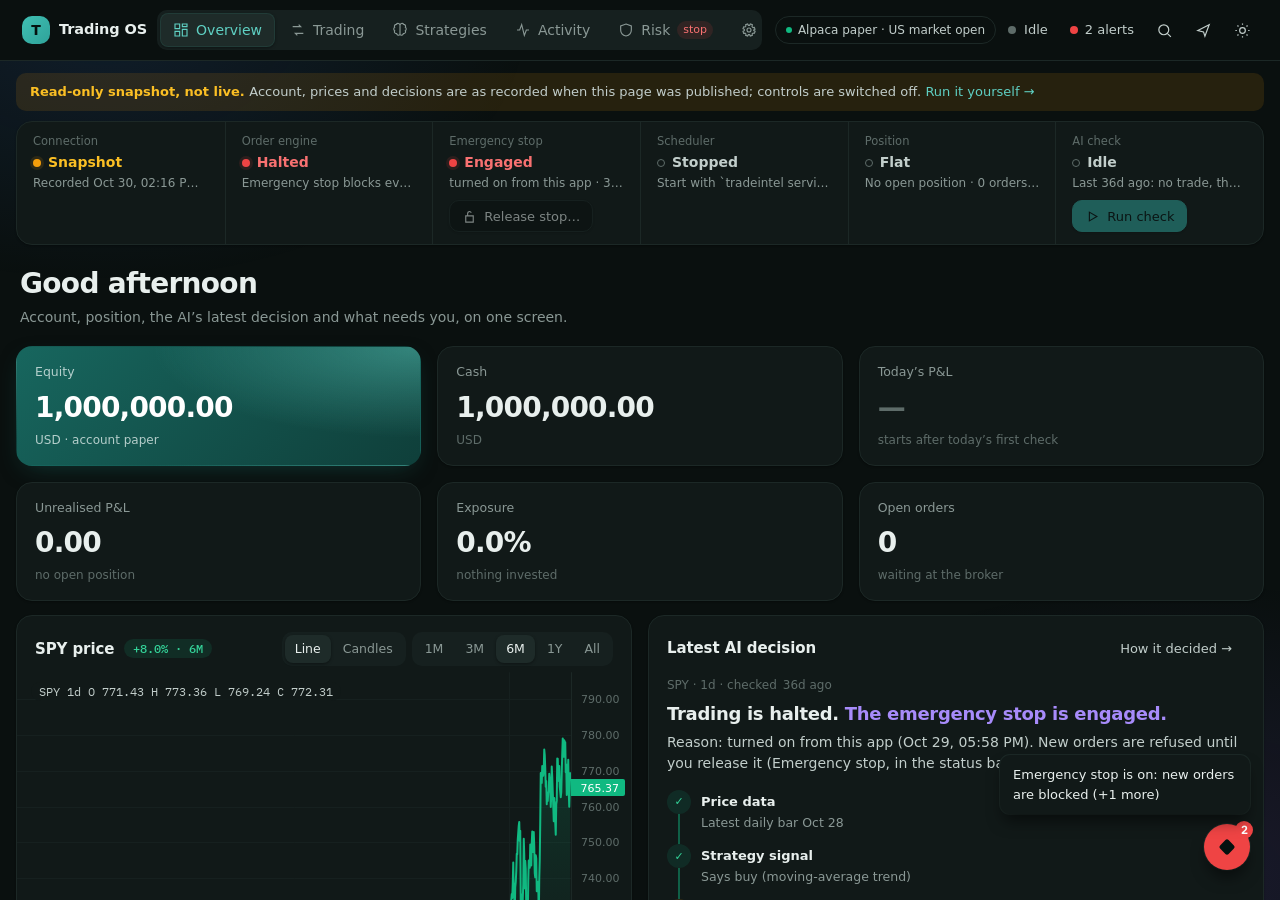
<file: docs/index.html>
<!doctype html>
<html lang="en">
<head>
  <meta charset="utf-8">
  <meta name="viewport" content="width=device-width, initial-scale=1">
  <meta name="ti-token" content="__TI_TOKEN__">
  <title>Trading OS</title>
  <link rel="icon" href="data:,">
  <link rel="stylesheet" href="css/app.css">
  <script src="vendor/lightweight-charts.standalone.production.js"></script>
  <script type="module" src="js/app.js"></script>
</head>
<body>
  <div id="app"><div class="state"><div class="t">Loading Trading OS…</div></div></div>
  <noscript>The Trading OS needs JavaScript.</noscript>
</body>
</html>
</file>
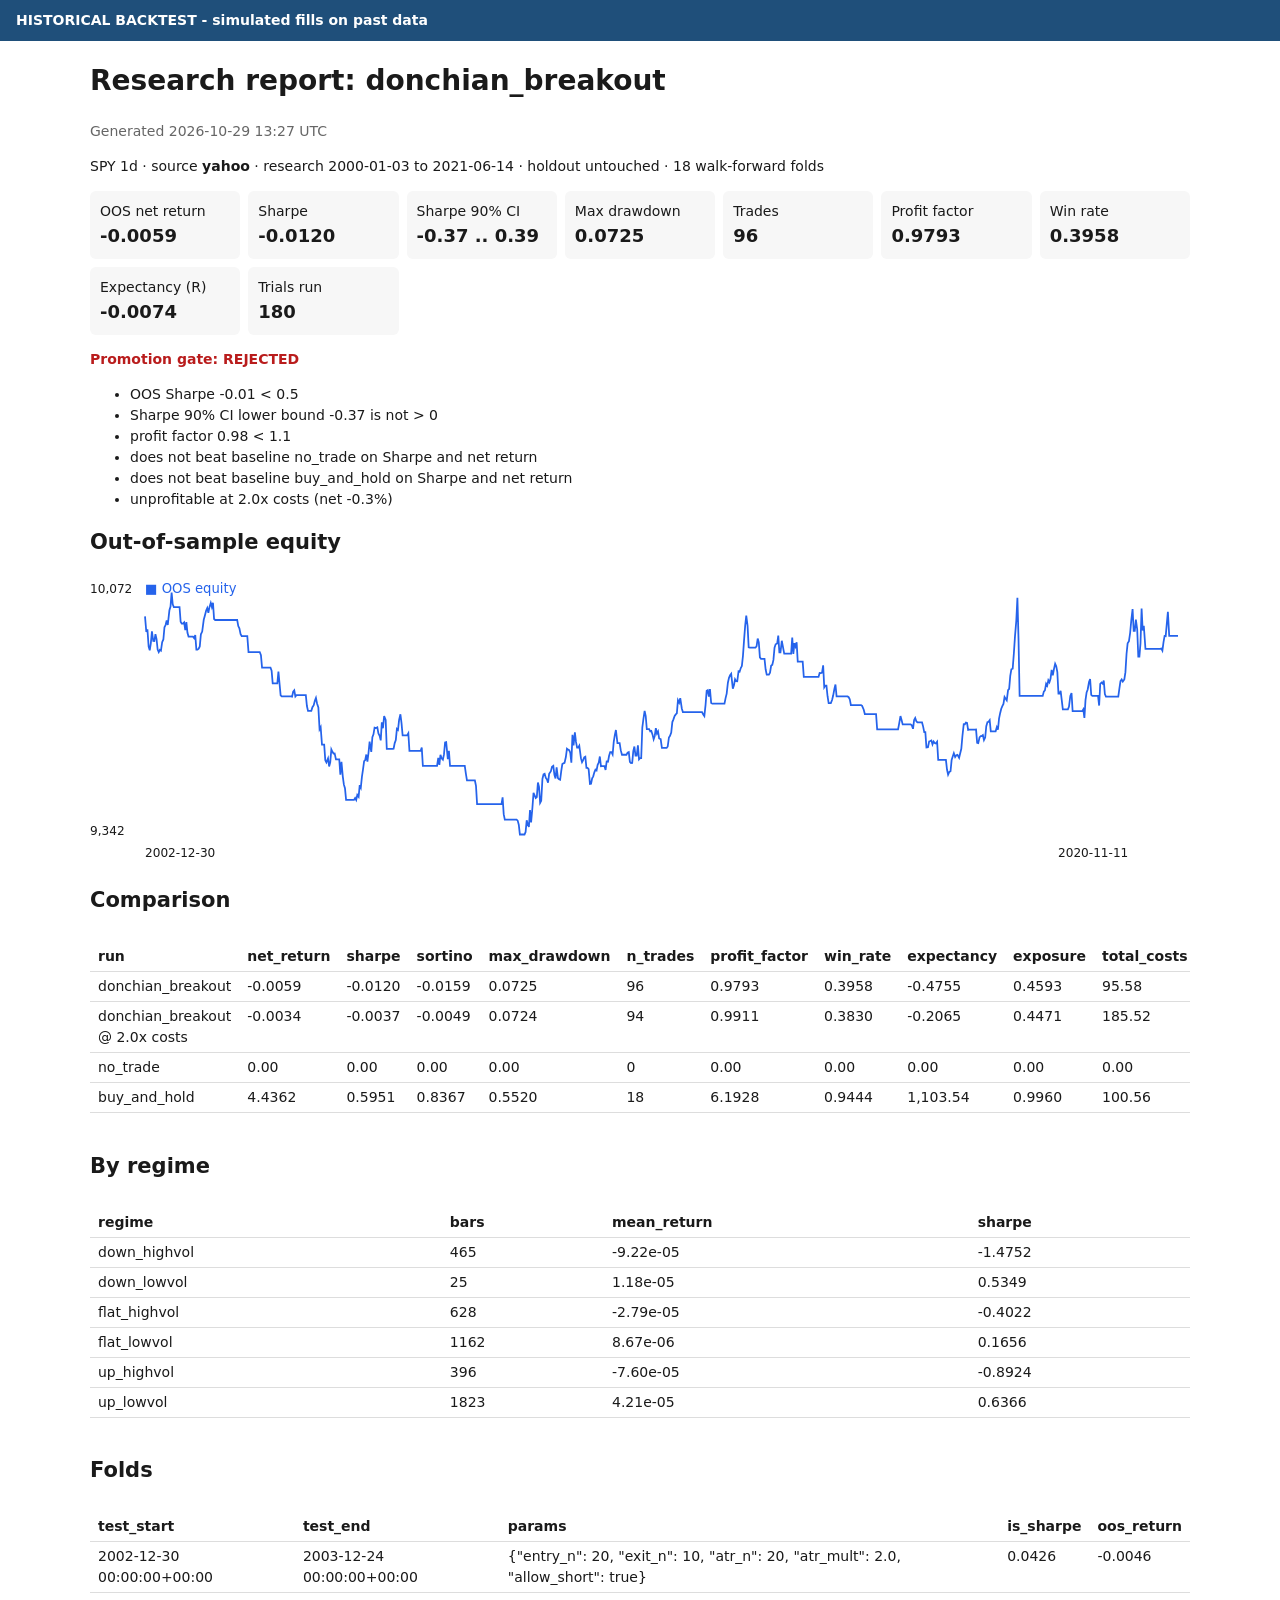
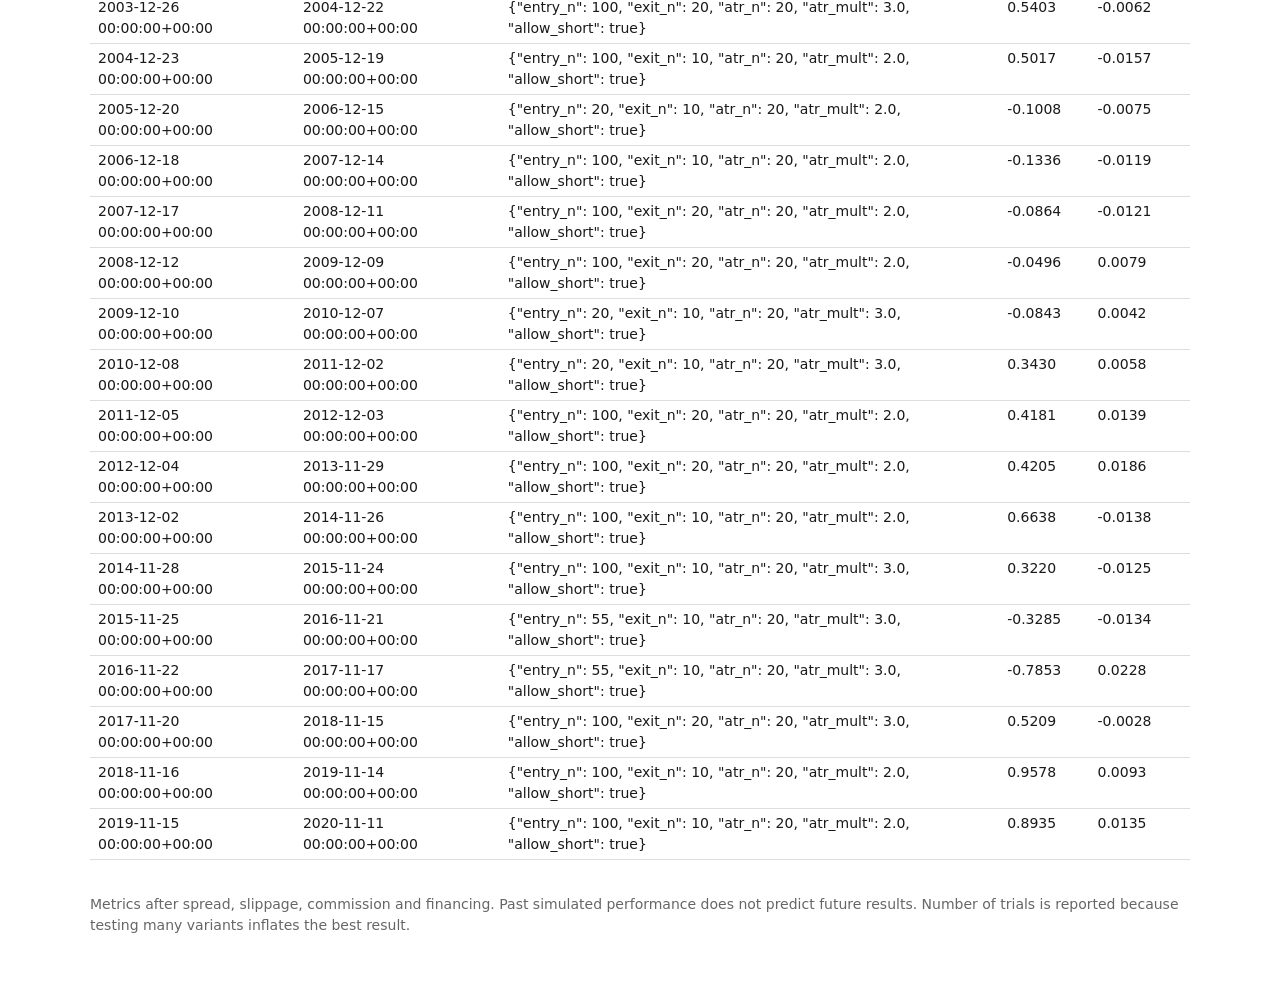
<file: docs/reports/research_donchian_breakout.html>
<!doctype html><html><head><meta charset='utf-8'><meta name='viewport' content='width=device-width,initial-scale=1'><title>Research report: donchian_breakout</title><style>
:root{--bg:#fff;--fg:#1a1a1a;--muted:#666;--line:#ddd;--card:#f7f7f7;--accent:#2563eb}
@media (prefers-color-scheme: dark){:root{--bg:#141414;--fg:#e8e8e8;--muted:#9a9a9a;--line:#333;--card:#1e1e1e;--accent:#60a5fa}}
body{font:14px/1.5 system-ui,sans-serif;background:var(--bg);color:var(--fg);margin:0;padding:0 16px 40px}
main{max-width:1100px;margin:auto}.banner{color:#fff;padding:10px 16px;margin:0 -16px 16px;font-weight:600}
table{border-collapse:collapse;width:100%;margin:8px 0 20px;font-variant-numeric:tabular-nums}
th,td{border-bottom:1px solid var(--line);padding:4px 8px;text-align:left;vertical-align:top}
.grid{display:grid;grid-template-columns:repeat(auto-fit,minmax(150px,1fr));gap:8px}
.card{background:var(--card);padding:10px;border-radius:6px}.card b{display:block;font-size:18px}
.pass{color:#15803d}.fail{color:#b91c1c}.muted{color:var(--muted)}svg{width:100%;height:auto}
.wrap{overflow-x:auto}
</style></head><body><div class='banner' style='background:#1f4f7a'>HISTORICAL BACKTEST - simulated fills on past data</div><main><h1>Research report: donchian_breakout</h1><p class='muted'>Generated 2026-10-29 13:27 UTC</p><p>SPY 1d &middot; source <b>yahoo</b> &middot; research 2000-01-03 to 2021-06-14 &middot; holdout untouched &middot; 18 walk-forward folds</p><div class='grid'><div class='card'>OOS net return<b>-0.0059</b></div><div class='card'>Sharpe<b>-0.0120</b></div><div class='card'>Sharpe 90% CI<b>-0.37 .. 0.39</b></div><div class='card'>Max drawdown<b>0.0725</b></div><div class='card'>Trades<b>96</b></div><div class='card'>Profit factor<b>0.9793</b></div><div class='card'>Win rate<b>0.3958</b></div><div class='card'>Expectancy (R)<b>-0.0074</b></div><div class='card'>Trials run<b>180</b></div></div><p class='fail'><b>Promotion gate: REJECTED</b></p><ul><li>OOS Sharpe -0.01 &lt; 0.5</li><li>Sharpe 90% CI lower bound -0.37 is not &gt; 0</li><li>profit factor 0.98 &lt; 1.1</li><li>does not beat baseline no_trade on Sharpe and net return</li><li>does not beat baseline buy_and_hold on Sharpe and net return</li><li>unprofitable at 2.0x costs (net -0.3%)</li></ul><h2>Out-of-sample equity</h2><svg viewBox='0 0 1000 260' role='img' aria-label='equity curve'><text x='0' y='15' font-size='11' fill='currentColor'>10,072</text><text x='0' y='235' font-size='11' fill='currentColor'>9,342</text><text x='50' y='255' font-size='11' fill='currentColor'>2002-12-30</text><text x='880' y='255' font-size='11' fill='currentColor'>2020-11-11</text><text x='50' y='15' font-size='12'><tspan fill='var(--accent)'>&#9632; OOS equity</tspan> </text><polyline fill='none' stroke='var(--accent)' stroke-width='1.6' points='50.0,36.7 51.2,50.8 52.2,48.5 53.3,64.2 54.3,67.5 55.3,61.2 56.3,50.4 57.5,59.1 58.5,59.2 59.5,52.9 60.5,57.3 61.5,66.8 62.5,69.2 63.5,67.1 64.5,67.9 65.6,60.2 66.7,57.7 67.7,46.6 68.7,44.6 69.7,40.4 70.7,44.5 72.2,31.1 73.2,27.7 74.2,15.0 75.2,25.8 76.2,28.2 77.4,28.2 78.4,28.2 79.4,28.2 80.4,28.2 81.4,28.2 82.4,41.6 83.4,43.3 84.4,43.3 85.6,42.1 86.6,49.3 87.6,42.0 88.6,51.6 89.6,55.1 90.6,55.1 91.6,55.1 92.6,55.1 93.6,55.1 94.7,56.5 95.7,53.6 96.7,66.9 97.7,66.9 98.8,66.1 99.8,64.0 100.8,53.0 102.0,50.5 103.4,39.8 104.4,36.1 105.6,31.4 106.6,29.1 107.6,33.4 108.6,28.3 109.8,24.5 110.8,28.2 111.8,24.3 112.8,39.1 113.8,40.0 114.8,40.0 115.8,40.0 116.8,40.0 118.0,40.0 119.0,40.0 120.0,40.0 121.0,40.0 122.0,40.0 123.0,40.0 124.0,40.0 125.2,40.0 126.6,40.0 127.6,40.0 128.6,40.0 129.8,40.0 130.8,40.0 131.8,40.0 132.8,40.0 133.8,40.0 134.8,45.5 135.8,47.5 136.9,52.9 137.9,54.6 139.0,54.6 140.0,54.6 141.0,54.6 142.0,54.6 143.0,54.6 144.1,69.1 145.1,69.1 146.1,69.1 147.1,69.1 148.1,69.1 149.1,69.1 150.1,69.1 151.3,69.1 152.3,69.1 153.3,69.1 154.3,69.1 155.4,72.0 156.4,83.3 157.5,83.3 158.9,83.3 159.9,83.3 160.9,83.3 161.9,83.3 163.1,83.3 164.1,83.3 165.1,86.0 166.1,97.7 167.1,97.7 168.3,97.7 169.3,97.7 170.3,97.7 171.3,86.9 172.3,97.7 173.3,108.5 174.3,109.5 175.3,109.5 176.3,109.5 177.5,109.5 178.5,109.5 179.5,109.5 180.5,109.5 181.5,109.5 182.7,109.5 183.7,109.7 184.7,105.2 185.7,103.9 186.7,109.5 187.7,108.3 188.7,108.3 189.7,108.3 190.7,108.3 192.2,108.3 193.2,108.3 194.2,108.3 195.2,108.3 196.2,108.3 197.2,118.2 198.2,122.6 199.2,122.6 200.2,122.6 201.2,122.6 202.2,119.3 203.4,117.5 204.4,113.5 205.4,110.8 206.4,115.9 207.6,119.4 208.7,139.3 209.7,137.4 210.9,153.4 211.9,153.4 212.9,153.4 213.9,167.6 214.9,169.5 216.4,165.8 217.4,173.1 218.4,169.4 219.4,157.6 220.4,159.8 221.4,161.4 222.4,161.3 223.6,166.8 224.6,166.8 225.6,166.8 226.6,166.7 227.6,180.7 228.6,168.9 229.8,182.1 230.8,189.7 231.8,192.9 232.8,203.5 233.8,203.5 234.9,203.5 236.0,203.5 237.0,203.5 238.0,203.5 239.0,203.5 240.0,203.5 241.0,201.8 242.0,203.6 243.0,199.0 244.2,200.7 245.2,190.1 246.2,192.4 247.2,182.6 248.2,175.9 249.2,168.3 250.2,167.3 251.2,162.3 252.2,168.7 253.2,160.7 254.2,150.5 255.7,159.9 256.7,146.5 257.7,143.9 258.7,137.8 259.9,138.2 261.2,137.6 262.2,143.1 263.3,145.2 264.3,149.4 265.3,133.1 266.3,138.4 267.4,127.4 268.8,130.9 269.8,157.1 270.8,157.1 271.8,157.1 272.8,157.1 273.8,157.1 275.0,157.1 276.0,157.0 277.0,151.9 278.0,149.2 279.0,139.0 280.0,139.9 281.0,130.9 282.2,125.7 283.2,133.7 284.2,144.8 285.2,144.8 286.2,144.8 287.4,144.8 288.4,144.8 289.4,143.0 290.4,159.0 291.4,159.0 292.4,159.0 293.4,159.0 294.4,159.0 295.4,159.0 296.6,159.0 297.6,159.0 298.6,159.0 299.6,159.0 300.6,159.0 301.6,156.0 302.6,172.6 303.7,172.6 304.7,172.6 305.7,172.6 306.7,172.6 308.1,172.6 309.1,172.6 310.1,172.6 311.1,172.6 312.2,172.6 313.4,172.6 314.5,172.6 315.5,172.6 316.6,165.3 317.6,171.7 318.6,162.5 319.6,165.8 320.8,167.0 321.8,162.2 322.8,151.3 323.8,151.0 325.3,166.4 326.3,159.0 327.3,172.6 328.3,172.6 329.3,172.6 330.3,172.6 331.3,172.6 332.3,172.6 333.3,172.6 334.5,172.6 335.5,172.6 336.5,172.6 337.5,172.6 338.5,172.6 339.5,172.6 340.7,172.6 341.7,179.6 342.7,185.9 343.7,185.9 344.7,185.9 345.7,185.9 346.7,185.9 347.7,185.9 348.9,185.9 349.9,185.9 350.9,190.7 351.9,207.4 352.9,207.4 353.9,207.4 354.9,207.4 355.9,207.4 356.9,207.4 358.0,207.4 359.0,207.4 360.0,207.4 361.1,207.4 362.1,207.4 363.1,207.4 364.1,207.4 365.6,207.4 366.7,207.4 367.8,207.4 368.9,207.4 369.9,207.4 370.9,207.4 371.9,207.4 373.1,207.4 374.1,207.4 375.1,201.2 376.1,216.5 377.1,221.5 378.1,221.5 379.1,221.5 380.1,221.5 381.3,221.5 382.3,221.5 383.3,221.5 384.3,221.5 385.3,221.5 386.3,221.5 387.8,221.5 388.8,222.4 389.8,226.1 390.8,235.0 391.8,235.0 393.0,235.0 394.0,235.0 395.0,235.0 396.0,232.7 397.0,222.1 398.0,225.8 399.0,228.2 400.0,212.8 401.0,224.0 402.2,210.7 403.2,197.1 404.2,199.5 405.2,201.8 406.2,201.0 407.2,187.7 408.2,191.8 409.2,206.2 410.2,204.3 411.3,184.5 412.3,180.3 413.3,179.8 414.4,183.6 415.4,185.0 416.4,187.8 417.4,179.8 419.0,177.4 420.0,173.5 421.2,172.6 422.2,180.7 423.2,184.1 424.2,174.0 425.4,183.7 426.4,184.9 427.4,185.3 428.4,177.4 429.4,171.0 430.4,170.3 431.4,169.9 432.6,164.6 433.6,157.0 434.6,157.8 435.6,158.3 436.6,160.6 437.6,169.7 438.6,144.4 439.6,154.0 440.8,142.2 441.8,150.8 442.8,156.0 443.8,156.0 444.8,154.3 446.3,165.6 447.3,169.3 448.3,167.4 449.3,164.8 450.3,164.3 451.3,174.4 452.3,174.4 453.3,175.6 454.5,189.1 455.5,188.9 456.5,183.9 457.5,182.1 458.5,178.5 459.5,176.0 460.5,176.8 461.5,171.6 462.5,169.6 463.5,164.1 464.5,173.0 465.6,172.9 466.7,172.9 467.7,172.9 468.7,176.3 469.7,168.6 470.9,168.8 471.9,163.4 472.9,160.2 474.1,160.2 475.1,162.3 476.1,151.0 477.1,144.6 478.1,140.0 479.5,151.9 480.5,151.9 481.5,151.9 482.5,158.3 483.6,162.5 484.6,162.5 485.6,162.5 486.6,162.5 487.7,162.5 488.7,160.6 489.8,160.1 490.8,169.0 491.8,170.1 492.9,169.9 493.9,159.3 494.9,155.0 495.9,163.2 497.0,163.2 498.1,154.0 499.1,166.7 500.1,165.6 501.1,165.6 502.1,137.8 503.1,130.0 504.2,122.6 505.2,127.3 506.2,139.3 507.3,139.3 508.3,139.3 509.3,141.3 510.3,140.8 511.4,144.2 512.4,148.4 513.4,145.4 514.4,138.3 515.4,143.1 516.4,141.3 517.4,147.7 518.8,148.3 519.9,156.3 520.9,156.3 521.9,156.3 523.0,156.3 524.2,156.3 525.2,154.9 526.3,146.8 527.3,145.3 528.4,142.4 529.4,132.8 530.4,130.3 531.5,127.2 532.5,125.8 533.5,124.9 534.5,112.9 535.6,115.2 536.6,111.0 538.0,120.4 539.0,123.7 540.0,123.7 541.0,123.7 542.0,123.7 543.0,123.7 544.1,123.7 545.2,123.7 546.2,123.7 547.2,123.7 548.2,123.7 549.2,123.7 550.2,123.7 551.4,123.7 552.4,123.7 553.4,123.7 554.4,123.7 555.4,123.7 556.4,123.7 557.5,125.9 558.5,127.3 559.6,117.1 560.6,104.3 561.6,103.8 562.6,109.6 563.6,102.9 564.7,115.5 565.7,116.1 566.7,116.1 568.3,116.1 569.3,116.1 570.3,116.1 571.4,116.1 572.4,116.1 573.4,116.1 574.4,116.1 575.6,116.1 576.8,116.1 577.8,111.0 578.8,106.9 579.9,97.0 580.9,92.6 581.9,90.1 582.9,88.8 584.4,102.5 585.4,99.3 586.4,93.9 587.4,95.7 588.4,95.8 589.6,86.6 590.6,87.0 591.6,83.7 592.6,81.9 593.6,72.6 594.6,58.3 595.6,45.4 596.6,35.9 597.8,45.4 598.8,64.8 599.8,65.1 600.8,65.1 601.8,65.1 602.8,65.1 604.0,65.1 605.0,65.1 606.0,63.8 607.0,56.9 608.0,60.3 609.0,74.0 610.0,75.3 611.0,75.3 612.2,75.3 613.2,75.3 614.2,84.8 615.2,89.7 616.2,89.7 617.2,89.7 618.2,87.9 619.2,81.6 620.3,80.6 621.3,76.3 622.3,65.2 623.3,62.1 624.7,61.4 625.7,54.1 626.7,69.4 627.7,69.4 628.9,58.9 630.0,64.6 631.1,70.5 632.2,70.5 633.2,70.5 634.2,70.5 635.2,70.5 636.4,70.5 637.4,70.5 638.4,56.0 639.4,70.8 640.4,61.1 641.4,64.0 642.4,60.3 643.4,77.8 644.9,77.8 645.9,77.8 646.9,77.8 647.9,77.8 648.9,91.7 650.1,91.7 651.1,91.7 652.1,91.7 653.1,91.7 654.1,91.7 655.1,91.7 656.3,91.7 657.3,91.7 658.3,91.7 659.3,91.7 660.3,91.7 661.3,91.7 662.3,91.7 663.3,88.1 664.5,88.2 665.5,87.9 666.5,81.2 667.5,101.2 668.5,99.6 669.5,99.6 670.5,109.3 671.5,115.6 672.5,115.6 673.5,115.6 674.6,112.8 675.6,108.7 676.7,102.7 677.7,98.6 678.7,109.5 679.7,109.5 681.2,109.5 682.3,109.5 683.3,109.5 684.5,109.5 685.5,109.5 686.5,109.5 687.5,109.5 688.7,109.5 689.7,110.2 690.7,112.0 691.7,117.3 692.7,117.3 693.7,117.3 694.7,117.3 695.9,117.3 696.9,117.3 697.9,117.3 698.9,117.3 699.9,117.3 700.9,117.3 701.9,118.1 703.4,121.6 704.4,125.5 705.4,125.5 706.4,125.5 707.4,125.5 708.5,125.5 709.6,125.5 710.6,125.5 711.6,125.5 712.6,125.5 713.6,125.5 714.6,125.5 715.6,139.4 716.6,139.4 717.8,139.4 718.8,139.4 719.8,139.4 720.8,139.4 721.8,139.4 722.8,139.4 723.8,139.4 724.8,139.4 725.8,139.4 726.8,139.4 727.8,139.4 728.9,139.4 730.0,139.4 731.0,139.4 732.0,139.4 733.0,139.4 734.6,139.4 735.6,134.2 736.8,127.3 737.8,130.9 738.8,134.9 739.8,134.9 741.0,134.9 742.0,134.9 743.0,134.9 744.0,134.9 745.0,134.9 746.0,134.9 747.1,135.8 748.2,138.9 749.2,130.9 750.2,129.1 751.2,132.0 752.2,133.1 753.2,133.1 754.2,133.1 755.2,133.1 756.4,133.1 757.4,136.9 758.4,142.0 759.4,142.0 760.4,155.9 761.8,155.7 762.9,150.4 763.9,150.0 764.9,149.5 765.9,153.1 766.9,150.5 767.9,151.9 768.9,152.3 770.1,150.7 771.1,167.1 772.1,167.1 773.1,167.1 774.1,167.1 775.1,167.1 776.1,167.1 777.1,167.1 778.1,167.1 779.1,175.9 780.1,180.6 781.1,178.3 782.3,177.5 783.3,167.2 784.3,164.0 785.3,161.1 786.5,164.6 787.6,162.9 788.6,162.6 790.1,165.3 791.1,161.2 792.1,157.1 793.1,145.7 794.3,134.7 795.3,134.8 796.3,133.2 797.3,133.5 798.3,139.9 799.3,139.7 800.3,139.7 801.3,139.7 802.5,139.7 803.5,139.7 804.5,139.7 805.5,139.6 806.5,151.6 807.5,151.9 808.7,146.7 809.7,145.5 810.7,145.5 811.7,144.7 812.7,149.2 813.8,146.9 814.8,136.6 815.9,132.7 816.9,132.6 817.9,131.1 818.9,141.2 819.9,141.2 820.9,141.2 821.9,141.2 823.3,141.2 824.4,137.4 825.4,139.8 826.4,129.6 827.4,124.7 828.4,120.7 829.4,118.3 830.4,116.3 831.4,110.0 832.4,111.6 833.4,113.0 834.6,103.7 835.6,102.6 836.6,90.7 837.6,84.8 838.8,84.3 839.9,70.0 840.9,54.9 842.1,40.6 843.1,19.9 844.1,57.1 845.1,109.0 846.1,109.0 847.5,109.0 848.6,109.0 849.6,109.0 850.6,109.0 851.6,109.0 852.7,109.0 853.7,109.0 854.7,109.0 855.8,109.0 856.8,109.0 857.8,109.0 858.8,109.0 859.8,109.0 860.9,109.0 861.9,109.0 863.0,109.0 864.0,109.0 865.0,109.0 866.1,109.0 867.1,105.1 868.1,104.0 869.2,97.9 870.2,99.6 871.2,94.8 872.2,96.6 873.2,93.4 874.2,85.3 875.3,90.2 876.4,84.2 877.4,79.8 878.4,82.1 879.4,87.4 880.4,107.0 881.4,107.0 882.4,104.4 883.4,112.9 884.4,121.3 885.4,121.3 886.9,121.3 887.9,121.3 889.0,121.3 890.0,118.7 891.2,109.0 892.3,106.4 893.3,122.9 894.4,122.9 895.5,122.9 896.5,122.9 897.5,122.9 898.5,122.9 900.0,122.9 901.0,122.9 902.0,122.9 903.0,121.2 904.0,129.0 905.0,112.9 906.0,105.9 907.0,103.2 908.2,96.3 909.2,93.6 910.2,108.0 911.2,108.9 912.2,108.9 913.4,108.9 914.4,108.9 915.4,108.9 916.4,108.9 917.4,117.8 918.4,98.0 919.6,96.8 920.6,97.9 921.6,95.1 922.6,107.4 923.6,109.7 924.6,109.7 925.6,109.7 926.6,109.7 927.8,109.7 928.8,109.7 929.8,109.7 930.8,109.7 931.8,109.7 932.8,109.7 933.8,109.7 934.8,109.7 935.8,102.3 936.8,95.6 937.9,94.1 938.9,96.0 940.3,94.0 941.3,87.4 942.3,70.9 943.3,61.2 944.5,59.3 945.6,51.6 946.6,40.6 947.8,30.1 948.8,49.8 949.8,49.8 950.8,39.7 952.0,48.4 953.0,73.4 954.0,73.4 955.0,61.1 956.0,29.5 957.0,49.5 958.0,45.2 959.5,66.3 960.5,66.3 961.5,66.3 962.5,66.3 963.5,66.3 964.5,66.3 965.7,66.3 966.7,66.3 967.7,66.3 968.7,66.3 969.7,66.3 970.7,66.3 971.9,66.3 972.9,66.3 973.9,66.0 974.9,67.9 975.9,60.3 976.9,54.5 977.9,54.7 978.9,43.5 979.9,32.5 981.1,54.4 982.1,54.4 983.1,54.4 984.1,54.4 985.1,54.4 986.1,54.4 987.1,54.4 988.1,54.4 989.1,54.4'/></svg><h2>Comparison</h2><div class='wrap'><table><tr><th>run</th><th>net_return</th><th>sharpe</th><th>sortino</th><th>max_drawdown</th><th>n_trades</th><th>profit_factor</th><th>win_rate</th><th>expectancy</th><th>exposure</th><th>total_costs</th></tr><tr><td>donchian_breakout</td><td>-0.0059</td><td>-0.0120</td><td>-0.0159</td><td>0.0725</td><td>96</td><td>0.9793</td><td>0.3958</td><td>-0.4755</td><td>0.4593</td><td>95.58</td></tr><tr><td>donchian_breakout @ 2.0x costs</td><td>-0.0034</td><td>-0.0037</td><td>-0.0049</td><td>0.0724</td><td>94</td><td>0.9911</td><td>0.3830</td><td>-0.2065</td><td>0.4471</td><td>185.52</td></tr><tr><td>no_trade</td><td>0.00</td><td>0.00</td><td>0.00</td><td>0.00</td><td>0</td><td>0.00</td><td>0.00</td><td>0.00</td><td>0.00</td><td>0.00</td></tr><tr><td>buy_and_hold</td><td>4.4362</td><td>0.5951</td><td>0.8367</td><td>0.5520</td><td>18</td><td>6.1928</td><td>0.9444</td><td>1,103.54</td><td>0.9960</td><td>100.56</td></tr></table></div><h2>By regime</h2><div class='wrap'><table><tr><th>regime</th><th>bars</th><th>mean_return</th><th>sharpe</th></tr><tr><td>down_highvol</td><td>465</td><td>-9.22e-05</td><td>-1.4752</td></tr><tr><td>down_lowvol</td><td>25</td><td>1.18e-05</td><td>0.5349</td></tr><tr><td>flat_highvol</td><td>628</td><td>-2.79e-05</td><td>-0.4022</td></tr><tr><td>flat_lowvol</td><td>1162</td><td>8.67e-06</td><td>0.1656</td></tr><tr><td>up_highvol</td><td>396</td><td>-7.60e-05</td><td>-0.8924</td></tr><tr><td>up_lowvol</td><td>1823</td><td>4.21e-05</td><td>0.6366</td></tr></table></div><h2>Folds</h2><div class='wrap'><table><tr><th>test_start</th><th>test_end</th><th>params</th><th>is_sharpe</th><th>oos_return</th></tr><tr><td>2002-12-30 00:00:00+00:00</td><td>2003-12-24 00:00:00+00:00</td><td>{&quot;entry_n&quot;: 20, &quot;exit_n&quot;: 10, &quot;atr_n&quot;: 20, &quot;atr_mult&quot;: 2.0, &quot;allow_short&quot;: true}</td><td>0.0426</td><td>-0.0046</td></tr><tr><td>2003-12-26 00:00:00+00:00</td><td>2004-12-22 00:00:00+00:00</td><td>{&quot;entry_n&quot;: 100, &quot;exit_n&quot;: 20, &quot;atr_n&quot;: 20, &quot;atr_mult&quot;: 3.0, &quot;allow_short&quot;: true}</td><td>0.5403</td><td>-0.0062</td></tr><tr><td>2004-12-23 00:00:00+00:00</td><td>2005-12-19 00:00:00+00:00</td><td>{&quot;entry_n&quot;: 100, &quot;exit_n&quot;: 10, &quot;atr_n&quot;: 20, &quot;atr_mult&quot;: 2.0, &quot;allow_short&quot;: true}</td><td>0.5017</td><td>-0.0157</td></tr><tr><td>2005-12-20 00:00:00+00:00</td><td>2006-12-15 00:00:00+00:00</td><td>{&quot;entry_n&quot;: 20, &quot;exit_n&quot;: 10, &quot;atr_n&quot;: 20, &quot;atr_mult&quot;: 2.0, &quot;allow_short&quot;: true}</td><td>-0.1008</td><td>-0.0075</td></tr><tr><td>2006-12-18 00:00:00+00:00</td><td>2007-12-14 00:00:00+00:00</td><td>{&quot;entry_n&quot;: 100, &quot;exit_n&quot;: 10, &quot;atr_n&quot;: 20, &quot;atr_mult&quot;: 2.0, &quot;allow_short&quot;: true}</td><td>-0.1336</td><td>-0.0119</td></tr><tr><td>2007-12-17 00:00:00+00:00</td><td>2008-12-11 00:00:00+00:00</td><td>{&quot;entry_n&quot;: 100, &quot;exit_n&quot;: 20, &quot;atr_n&quot;: 20, &quot;atr_mult&quot;: 2.0, &quot;allow_short&quot;: true}</td><td>-0.0864</td><td>-0.0121</td></tr><tr><td>2008-12-12 00:00:00+00:00</td><td>2009-12-09 00:00:00+00:00</td><td>{&quot;entry_n&quot;: 100, &quot;exit_n&quot;: 20, &quot;atr_n&quot;: 20, &quot;atr_mult&quot;: 2.0, &quot;allow_short&quot;: true}</td><td>-0.0496</td><td>0.0079</td></tr><tr><td>2009-12-10 00:00:00+00:00</td><td>2010-12-07 00:00:00+00:00</td><td>{&quot;entry_n&quot;: 20, &quot;exit_n&quot;: 10, &quot;atr_n&quot;: 20, &quot;atr_mult&quot;: 3.0, &quot;allow_short&quot;: true}</td><td>-0.0843</td><td>0.0042</td></tr><tr><td>2010-12-08 00:00:00+00:00</td><td>2011-12-02 00:00:00+00:00</td><td>{&quot;entry_n&quot;: 20, &quot;exit_n&quot;: 10, &quot;atr_n&quot;: 20, &quot;atr_mult&quot;: 3.0, &quot;allow_short&quot;: true}</td><td>0.3430</td><td>0.0058</td></tr><tr><td>2011-12-05 00:00:00+00:00</td><td>2012-12-03 00:00:00+00:00</td><td>{&quot;entry_n&quot;: 100, &quot;exit_n&quot;: 20, &quot;atr_n&quot;: 20, &quot;atr_mult&quot;: 2.0, &quot;allow_short&quot;: true}</td><td>0.4181</td><td>0.0139</td></tr><tr><td>2012-12-04 00:00:00+00:00</td><td>2013-11-29 00:00:00+00:00</td><td>{&quot;entry_n&quot;: 100, &quot;exit_n&quot;: 20, &quot;atr_n&quot;: 20, &quot;atr_mult&quot;: 2.0, &quot;allow_short&quot;: true}</td><td>0.4205</td><td>0.0186</td></tr><tr><td>2013-12-02 00:00:00+00:00</td><td>2014-11-26 00:00:00+00:00</td><td>{&quot;entry_n&quot;: 100, &quot;exit_n&quot;: 10, &quot;atr_n&quot;: 20, &quot;atr_mult&quot;: 2.0, &quot;allow_short&quot;: true}</td><td>0.6638</td><td>-0.0138</td></tr><tr><td>2014-11-28 00:00:00+00:00</td><td>2015-11-24 00:00:00+00:00</td><td>{&quot;entry_n&quot;: 100, &quot;exit_n&quot;: 10, &quot;atr_n&quot;: 20, &quot;atr_mult&quot;: 3.0, &quot;allow_short&quot;: true}</td><td>0.3220</td><td>-0.0125</td></tr><tr><td>2015-11-25 00:00:00+00:00</td><td>2016-11-21 00:00:00+00:00</td><td>{&quot;entry_n&quot;: 55, &quot;exit_n&quot;: 10, &quot;atr_n&quot;: 20, &quot;atr_mult&quot;: 3.0, &quot;allow_short&quot;: true}</td><td>-0.3285</td><td>-0.0134</td></tr><tr><td>2016-11-22 00:00:00+00:00</td><td>2017-11-17 00:00:00+00:00</td><td>{&quot;entry_n&quot;: 55, &quot;exit_n&quot;: 10, &quot;atr_n&quot;: 20, &quot;atr_mult&quot;: 3.0, &quot;allow_short&quot;: true}</td><td>-0.7853</td><td>0.0228</td></tr><tr><td>2017-11-20 00:00:00+00:00</td><td>2018-11-15 00:00:00+00:00</td><td>{&quot;entry_n&quot;: 100, &quot;exit_n&quot;: 20, &quot;atr_n&quot;: 20, &quot;atr_mult&quot;: 3.0, &quot;allow_short&quot;: true}</td><td>0.5209</td><td>-0.0028</td></tr><tr><td>2018-11-16 00:00:00+00:00</td><td>2019-11-14 00:00:00+00:00</td><td>{&quot;entry_n&quot;: 100, &quot;exit_n&quot;: 10, &quot;atr_n&quot;: 20, &quot;atr_mult&quot;: 2.0, &quot;allow_short&quot;: true}</td><td>0.9578</td><td>0.0093</td></tr><tr><td>2019-11-15 00:00:00+00:00</td><td>2020-11-11 00:00:00+00:00</td><td>{&quot;entry_n&quot;: 100, &quot;exit_n&quot;: 10, &quot;atr_n&quot;: 20, &quot;atr_mult&quot;: 2.0, &quot;allow_short&quot;: true}</td><td>0.8935</td><td>0.0135</td></tr></table></div><p class='muted'>Metrics after spread, slippage, commission and financing. Past simulated performance does not predict future results. Number of trials is reported because testing many variants inflates the best result.</p></main></body></html>
</file>
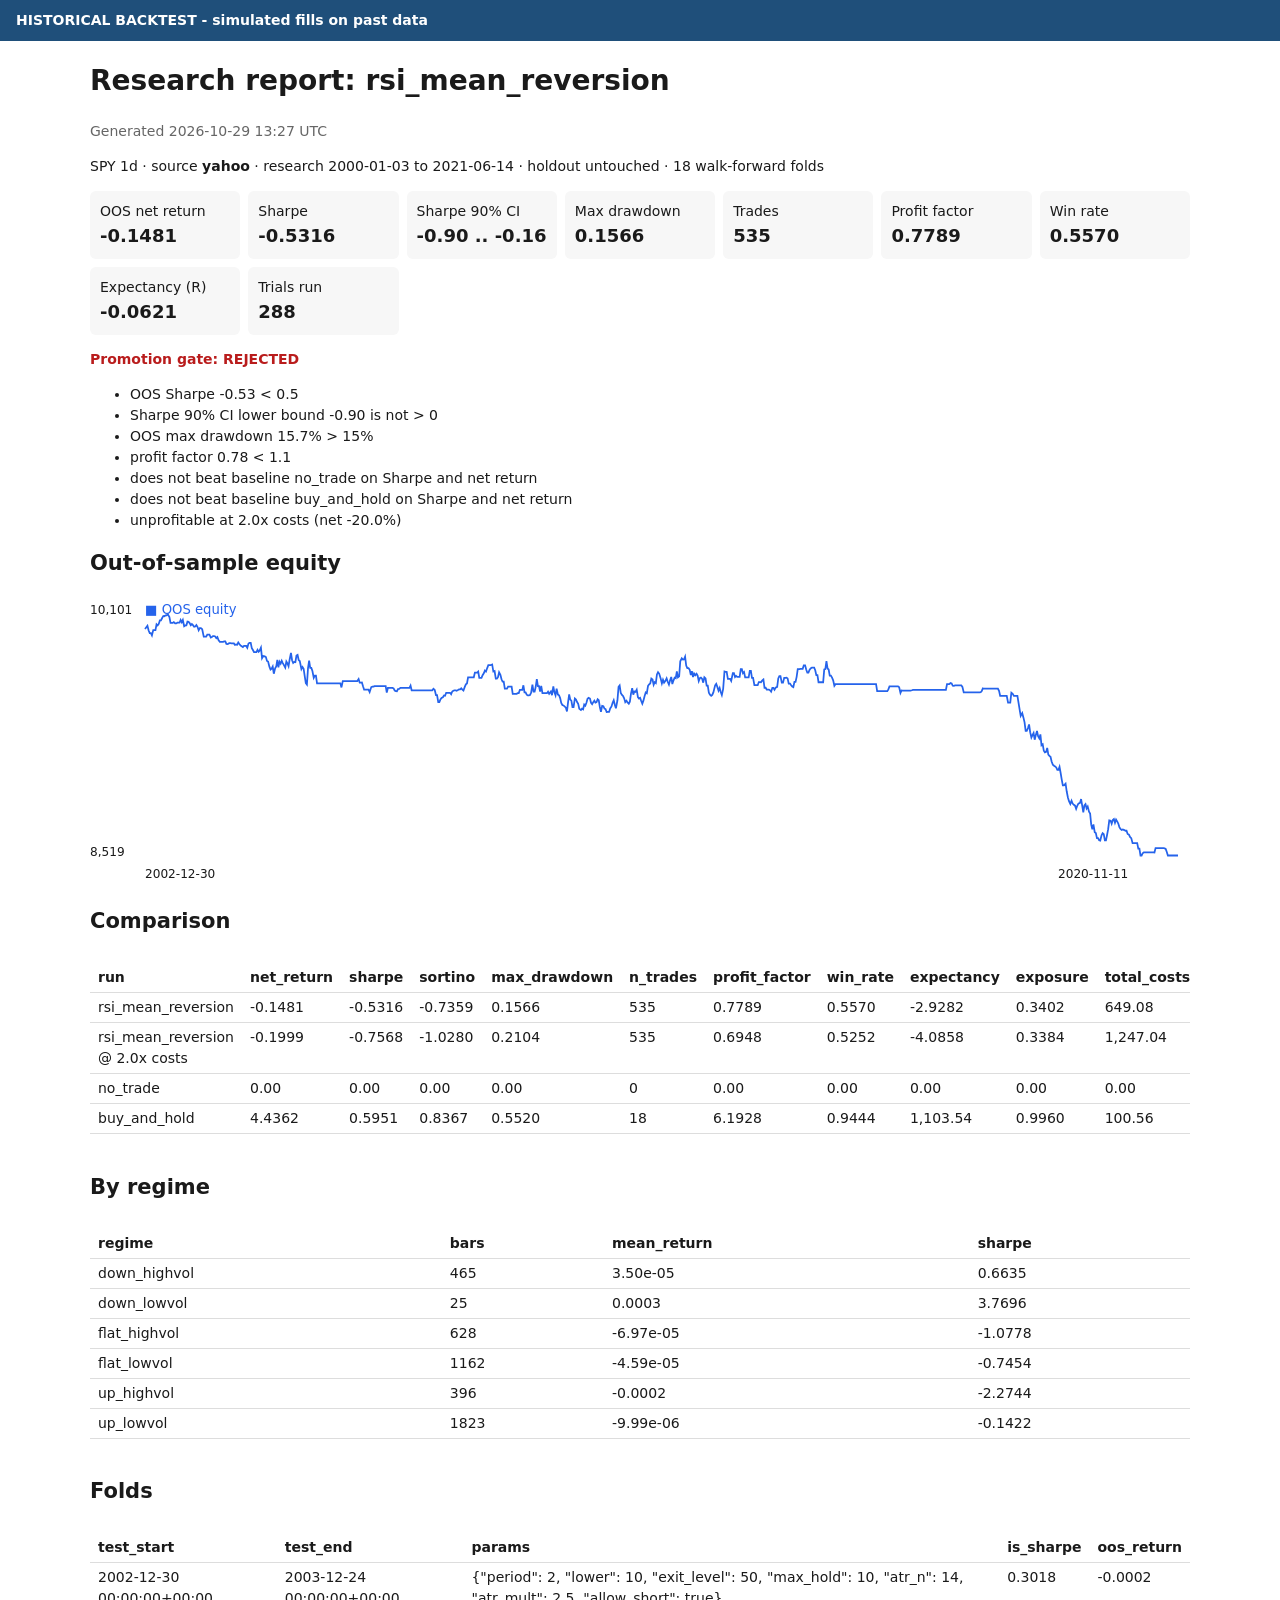
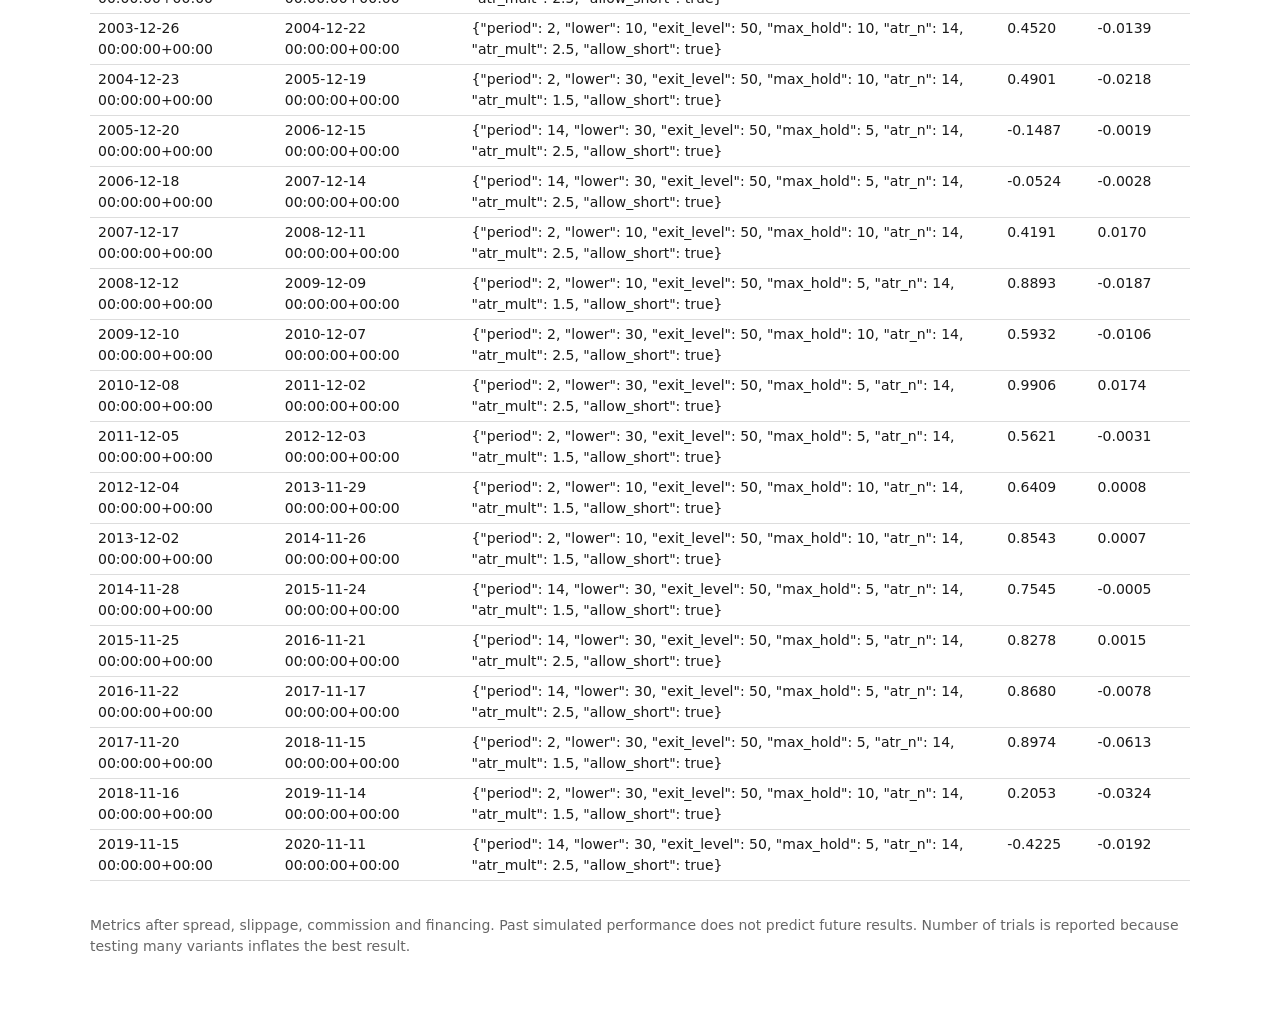
<file: docs/reports/research_rsi_mean_reversion.html>
<!doctype html><html><head><meta charset='utf-8'><meta name='viewport' content='width=device-width,initial-scale=1'><title>Research report: rsi_mean_reversion</title><style>
:root{--bg:#fff;--fg:#1a1a1a;--muted:#666;--line:#ddd;--card:#f7f7f7;--accent:#2563eb}
@media (prefers-color-scheme: dark){:root{--bg:#141414;--fg:#e8e8e8;--muted:#9a9a9a;--line:#333;--card:#1e1e1e;--accent:#60a5fa}}
body{font:14px/1.5 system-ui,sans-serif;background:var(--bg);color:var(--fg);margin:0;padding:0 16px 40px}
main{max-width:1100px;margin:auto}.banner{color:#fff;padding:10px 16px;margin:0 -16px 16px;font-weight:600}
table{border-collapse:collapse;width:100%;margin:8px 0 20px;font-variant-numeric:tabular-nums}
th,td{border-bottom:1px solid var(--line);padding:4px 8px;text-align:left;vertical-align:top}
.grid{display:grid;grid-template-columns:repeat(auto-fit,minmax(150px,1fr));gap:8px}
.card{background:var(--card);padding:10px;border-radius:6px}.card b{display:block;font-size:18px}
.pass{color:#15803d}.fail{color:#b91c1c}.muted{color:var(--muted)}svg{width:100%;height:auto}
.wrap{overflow-x:auto}
</style></head><body><div class='banner' style='background:#1f4f7a'>HISTORICAL BACKTEST - simulated fills on past data</div><main><h1>Research report: rsi_mean_reversion</h1><p class='muted'>Generated 2026-10-29 13:27 UTC</p><p>SPY 1d &middot; source <b>yahoo</b> &middot; research 2000-01-03 to 2021-06-14 &middot; holdout untouched &middot; 18 walk-forward folds</p><div class='grid'><div class='card'>OOS net return<b>-0.1481</b></div><div class='card'>Sharpe<b>-0.5316</b></div><div class='card'>Sharpe 90% CI<b>-0.90 .. -0.16</b></div><div class='card'>Max drawdown<b>0.1566</b></div><div class='card'>Trades<b>535</b></div><div class='card'>Profit factor<b>0.7789</b></div><div class='card'>Win rate<b>0.5570</b></div><div class='card'>Expectancy (R)<b>-0.0621</b></div><div class='card'>Trials run<b>288</b></div></div><p class='fail'><b>Promotion gate: REJECTED</b></p><ul><li>OOS Sharpe -0.53 &lt; 0.5</li><li>Sharpe 90% CI lower bound -0.90 is not &gt; 0</li><li>OOS max drawdown 15.7% &gt; 15%</li><li>profit factor 0.78 &lt; 1.1</li><li>does not beat baseline no_trade on Sharpe and net return</li><li>does not beat baseline buy_and_hold on Sharpe and net return</li><li>unprofitable at 2.0x costs (net -20.0%)</li></ul><h2>Out-of-sample equity</h2><svg viewBox='0 0 1000 260' role='img' aria-label='equity curve'><text x='0' y='15' font-size='11' fill='currentColor'>10,101</text><text x='0' y='235' font-size='11' fill='currentColor'>8,519</text><text x='50' y='255' font-size='11' fill='currentColor'>2002-12-30</text><text x='880' y='255' font-size='11' fill='currentColor'>2020-11-11</text><text x='50' y='15' font-size='12'><tspan fill='var(--accent)'>&#9632; OOS equity</tspan> </text><polyline fill='none' stroke='var(--accent)' stroke-width='1.6' points='50.0,29.1 51.2,27.5 52.2,26.2 53.3,30.5 54.3,32.8 55.3,32.8 56.3,34.9 57.5,30.1 58.5,30.2 59.5,30.2 60.5,24.9 61.5,25.9 62.5,24.5 63.5,21.3 64.5,21.3 65.6,19.1 66.7,17.2 67.7,17.5 68.7,16.6 69.7,16.6 70.7,15.6 72.2,18.3 73.2,23.6 74.2,23.6 75.2,23.6 76.2,22.8 77.4,24.0 78.4,24.0 79.4,23.4 80.4,23.4 81.4,23.4 82.4,20.9 83.4,22.9 84.4,20.9 85.6,26.6 86.6,25.9 87.6,25.9 88.6,22.4 89.6,22.6 90.6,23.7 91.6,25.6 92.6,24.6 93.6,25.6 94.7,27.0 95.7,26.8 96.7,25.5 97.7,27.1 98.8,30.2 99.8,28.3 100.8,28.3 102.0,29.3 103.4,36.0 104.4,36.0 105.6,36.0 106.6,34.3 107.6,34.3 108.6,34.3 109.8,36.9 110.8,36.3 111.8,35.5 112.8,35.5 113.8,35.9 114.8,37.4 115.8,36.4 116.8,39.2 118.0,40.7 119.0,40.7 120.0,40.7 121.0,40.7 122.0,40.3 123.0,40.3 124.0,42.6 125.2,42.8 126.6,42.0 127.6,42.0 128.6,42.1 129.8,42.1 130.8,42.2 131.8,43.6 132.8,43.2 133.8,43.4 134.8,41.4 135.8,42.8 136.9,44.1 137.9,44.7 139.0,45.5 140.0,44.4 141.0,44.5 142.0,44.5 143.0,46.2 144.1,42.3 145.1,41.6 146.1,41.6 147.1,46.5 148.1,48.2 149.1,50.2 150.1,50.2 151.3,50.2 152.3,48.1 153.3,49.8 154.3,48.6 155.4,46.1 156.4,55.6 157.5,53.7 158.9,54.0 159.9,54.6 160.9,58.1 161.9,58.7 163.1,63.3 164.1,66.0 165.1,65.1 166.1,63.2 167.1,69.7 168.3,64.9 169.3,63.2 170.3,57.1 171.3,64.0 172.3,58.8 173.3,60.6 174.3,58.0 175.3,60.1 176.3,62.0 177.5,64.2 178.5,58.7 179.5,60.4 180.5,62.9 181.5,56.8 182.7,50.8 183.7,57.5 184.7,60.0 185.7,59.0 186.7,59.3 187.7,53.3 188.7,52.7 189.7,57.3 190.7,58.2 192.2,65.5 193.2,63.6 194.2,65.2 195.2,72.0 196.2,78.4 197.2,79.7 198.2,64.6 199.2,57.8 200.2,64.5 201.2,64.5 202.2,67.3 203.4,73.5 204.4,71.5 205.4,71.5 206.4,78.5 207.6,78.5 208.7,78.5 209.7,78.5 210.9,78.5 211.9,78.5 212.9,78.5 213.9,78.5 214.9,78.5 216.4,78.5 217.4,78.5 218.4,78.5 219.4,78.5 220.4,78.5 221.4,78.5 222.4,78.5 223.6,78.5 224.6,78.5 225.6,78.5 226.6,78.5 227.6,78.5 228.6,82.2 229.8,76.4 230.8,76.4 231.8,76.4 232.8,76.4 233.8,76.4 234.9,76.4 236.0,76.4 237.0,76.4 238.0,76.4 239.0,76.4 240.0,76.4 241.0,76.4 242.0,76.4 243.0,76.4 244.2,74.6 245.2,77.9 246.2,77.9 247.2,77.7 248.2,81.2 249.2,84.3 250.2,84.3 251.2,84.3 252.2,84.3 253.2,84.3 254.2,86.4 255.7,81.9 256.7,81.5 257.7,81.5 258.7,81.0 259.9,81.0 261.2,81.0 262.2,81.0 263.3,81.0 264.3,81.0 265.3,81.0 266.3,81.0 267.4,81.0 268.8,81.0 269.8,86.9 270.8,82.7 271.8,82.7 272.8,82.7 273.8,82.7 275.0,82.7 276.0,83.1 277.0,85.0 278.0,85.6 279.0,85.7 280.0,83.7 281.0,83.5 282.2,82.6 283.2,82.6 284.2,82.6 285.2,82.6 286.2,82.6 287.4,82.6 288.4,82.6 289.4,82.6 290.4,82.6 291.4,80.6 292.4,84.8 293.4,84.8 294.4,84.8 295.4,84.8 296.6,84.8 297.6,84.8 298.6,84.8 299.6,84.8 300.6,84.8 301.6,84.8 302.6,84.8 303.7,84.8 304.7,84.8 305.7,84.8 306.7,84.8 308.1,84.8 309.1,84.8 310.1,84.8 311.1,84.8 312.2,83.4 313.4,84.6 314.5,89.1 315.5,89.1 316.6,95.6 317.6,95.6 318.6,93.2 319.6,91.7 320.8,91.1 321.8,89.5 322.8,89.8 323.8,87.1 325.3,87.1 326.3,87.1 327.3,87.1 328.3,88.4 329.3,85.9 330.3,85.2 331.3,84.8 332.3,84.8 333.3,85.2 334.5,84.6 335.5,84.0 336.5,84.0 337.5,83.0 338.5,84.2 339.5,85.0 340.7,81.7 341.7,79.4 342.7,78.6 343.7,73.0 344.7,73.0 345.7,73.0 346.7,73.0 347.7,73.0 348.9,73.0 349.9,68.7 350.9,68.7 351.9,68.7 352.9,67.8 353.9,73.5 354.9,73.5 355.9,73.5 356.9,71.1 358.0,69.3 359.0,66.9 360.0,67.8 361.1,64.6 362.1,62.0 363.1,62.0 364.1,62.0 365.6,61.3 366.7,67.8 367.8,67.3 368.9,74.3 369.9,74.3 370.9,72.9 371.9,68.5 373.1,70.8 374.1,74.8 375.1,77.0 376.1,77.0 377.1,83.3 378.1,83.3 379.1,83.3 380.1,81.5 381.3,81.5 382.3,81.5 383.3,81.5 384.3,88.0 385.3,88.0 386.3,88.0 387.8,88.0 388.8,87.4 389.8,87.4 390.8,84.4 391.8,84.4 393.0,84.4 394.0,80.3 395.0,86.8 396.0,86.8 397.0,88.8 398.0,89.5 399.0,89.5 400.0,89.1 401.0,87.1 402.2,79.6 403.2,86.0 404.2,86.0 405.2,81.6 406.2,74.6 407.2,81.1 408.2,81.1 409.2,85.9 410.2,80.9 411.3,87.4 412.3,87.4 413.3,87.4 414.4,87.4 415.4,87.4 416.4,86.0 417.4,88.0 419.0,85.8 420.0,89.3 421.2,81.3 422.2,86.7 423.2,89.4 424.2,83.4 425.4,88.7 426.4,89.3 427.4,91.9 428.4,96.4 429.4,98.2 430.4,98.6 431.4,99.5 432.6,100.6 433.6,104.1 434.6,95.8 435.6,88.5 436.6,93.3 437.6,94.2 438.6,100.0 439.6,100.0 440.8,92.2 441.8,93.1 442.8,95.5 443.8,97.2 444.8,101.6 446.3,102.8 447.3,101.5 448.3,102.1 449.3,97.8 450.3,98.8 451.3,96.2 452.3,92.5 453.3,91.6 454.5,92.3 455.5,96.2 456.5,97.5 457.5,95.6 458.5,94.2 459.5,96.0 460.5,95.5 461.5,92.9 462.5,93.8 463.5,100.0 464.5,104.3 465.6,98.9 466.7,99.2 467.7,101.5 468.7,101.9 469.7,104.6 470.9,104.5 471.9,104.5 472.9,101.3 474.1,99.5 475.1,96.2 476.1,93.9 477.1,98.0 478.1,101.2 479.5,93.9 480.5,81.6 481.5,80.3 482.5,87.2 483.6,89.0 484.6,90.0 485.6,92.1 486.6,95.6 487.7,94.3 488.7,95.9 489.8,97.0 490.8,95.1 491.8,87.8 492.9,82.8 493.9,88.8 494.9,85.8 495.9,86.3 497.0,84.3 498.1,91.0 499.1,92.3 500.1,91.7 501.1,94.6 502.1,97.1 503.1,94.2 504.2,90.0 505.2,86.8 506.2,87.5 507.3,80.8 508.3,79.4 509.3,78.6 510.3,74.1 511.4,75.0 512.4,79.9 513.4,77.5 514.4,78.3 515.4,70.4 516.4,68.3 517.4,69.6 518.8,74.1 519.9,78.6 520.9,75.3 521.9,77.9 523.0,76.5 524.2,74.0 525.2,77.1 526.3,79.7 527.3,76.0 528.4,72.7 529.4,79.1 530.4,76.0 531.5,73.4 532.5,73.8 533.5,67.6 534.5,73.0 535.6,72.1 536.6,58.5 538.0,55.8 539.0,56.9 540.0,56.7 541.0,54.3 542.0,62.3 543.0,64.7 544.1,64.7 545.2,66.2 546.2,71.0 547.2,67.5 548.2,72.7 549.2,69.6 550.2,71.1 551.4,69.8 552.4,71.5 553.4,76.5 554.4,73.8 555.4,73.2 556.4,74.2 557.5,77.9 558.5,73.0 559.6,74.1 560.6,80.6 561.6,80.6 562.6,87.0 563.6,88.8 564.7,89.8 565.7,89.0 566.7,86.7 568.3,80.3 569.3,78.9 570.3,81.7 571.4,85.1 572.4,82.7 573.4,86.4 574.4,89.2 575.6,83.5 576.8,67.7 577.8,68.0 578.8,68.0 579.9,74.4 580.9,74.4 581.9,74.4 582.9,76.3 584.4,69.2 585.4,69.2 586.4,72.7 587.4,71.7 588.4,72.6 589.6,72.6 590.6,72.6 591.6,65.6 592.6,65.6 593.6,69.3 594.6,68.2 595.6,73.1 596.6,73.1 597.8,73.1 598.8,73.1 599.8,67.1 600.8,67.1 601.8,73.5 602.8,73.5 604.0,80.2 605.0,80.2 606.0,80.2 607.0,80.2 608.0,77.3 609.0,77.3 610.0,77.5 611.0,76.1 612.2,75.0 613.2,82.5 614.2,82.5 615.2,84.1 616.2,84.1 617.2,84.1 618.2,84.8 619.2,86.1 620.3,82.7 621.3,82.7 622.3,84.3 623.3,82.4 624.7,81.7 625.7,74.0 626.7,72.0 627.7,71.9 628.9,77.9 630.0,77.9 631.1,73.5 632.2,73.5 633.2,73.3 634.2,74.0 635.2,78.7 636.4,78.7 637.4,80.2 638.4,81.4 639.4,82.0 640.4,77.2 641.4,77.2 642.4,72.6 643.4,65.6 644.9,65.6 645.9,65.3 646.9,65.3 647.9,65.3 648.9,62.1 650.1,62.1 651.1,65.9 652.1,68.8 653.1,68.7 654.1,66.3 655.1,65.0 656.3,64.1 657.3,64.1 658.3,64.1 659.3,66.6 660.3,71.1 661.3,71.1 662.3,77.5 663.3,77.5 664.5,77.5 665.5,77.5 666.5,77.5 667.5,65.9 668.5,65.6 669.5,58.4 670.5,65.0 671.5,65.9 672.5,71.4 673.5,71.4 674.6,73.3 675.6,75.8 676.7,80.7 677.7,79.3 678.7,79.3 679.7,79.3 681.2,79.3 682.3,79.3 683.3,79.3 684.5,79.3 685.5,79.3 686.5,79.3 687.5,79.3 688.7,79.3 689.7,79.3 690.7,79.3 691.7,79.3 692.7,79.3 693.7,79.3 694.7,79.3 695.9,79.3 696.9,79.3 697.9,79.3 698.9,79.3 699.9,79.3 700.9,79.3 701.9,79.3 703.4,79.3 704.4,79.3 705.4,79.3 706.4,79.3 707.4,79.3 708.5,79.3 709.6,79.3 710.6,79.3 711.6,79.3 712.6,79.3 713.6,79.3 714.6,79.3 715.6,85.6 716.6,85.6 717.8,85.6 718.8,85.6 719.8,85.6 720.8,85.6 721.8,85.6 722.8,85.6 723.8,85.6 724.8,85.6 725.8,84.0 726.8,81.3 727.8,81.3 728.9,81.3 730.0,81.3 731.0,81.3 732.0,81.3 733.0,81.3 734.6,81.3 735.6,82.1 736.8,87.2 737.8,85.0 738.8,85.1 739.8,85.1 741.0,85.1 742.0,85.1 743.0,85.1 744.0,85.1 745.0,85.1 746.0,85.1 747.1,84.8 748.2,84.4 749.2,84.4 750.2,84.4 751.2,84.4 752.2,84.4 753.2,84.4 754.2,84.4 755.2,84.4 756.4,84.4 757.4,84.4 758.4,84.4 759.4,84.4 760.4,84.4 761.8,84.4 762.9,84.4 763.9,84.4 764.9,84.4 765.9,84.4 766.9,84.4 767.9,84.4 768.9,84.4 770.1,84.4 771.1,84.4 772.1,84.4 773.1,84.4 774.1,84.4 775.1,84.4 776.1,84.4 777.1,84.4 778.1,84.4 779.1,79.3 780.1,79.3 781.1,79.3 782.3,78.2 783.3,78.6 784.3,80.7 785.3,80.8 786.5,80.3 787.6,80.3 788.6,80.3 790.1,80.3 791.1,80.3 792.1,80.3 793.1,81.7 794.3,86.8 795.3,86.8 796.3,86.8 797.3,86.8 798.3,86.8 799.3,86.8 800.3,86.8 801.3,86.8 802.5,86.8 803.5,86.8 804.5,86.8 805.5,86.8 806.5,86.8 807.5,86.8 808.7,86.8 809.7,86.6 810.7,85.4 811.7,83.0 812.7,83.4 813.8,83.4 814.8,83.4 815.9,83.4 816.9,83.4 817.9,83.4 818.9,83.4 819.9,83.4 820.9,83.4 821.9,83.4 823.3,83.4 824.4,83.4 825.4,83.4 826.4,85.3 827.4,89.8 828.4,89.8 829.4,89.8 830.4,89.8 831.4,89.8 832.4,89.8 833.4,89.8 834.6,96.1 835.6,96.1 836.6,96.1 837.6,87.0 838.8,88.1 839.9,89.9 840.9,89.9 842.1,89.9 843.1,89.9 844.1,96.1 845.1,102.1 846.1,108.1 847.5,105.6 848.6,109.7 849.6,114.0 850.6,121.8 851.6,121.8 852.7,119.1 853.7,115.9 854.7,122.9 855.8,127.7 856.8,125.5 857.8,123.6 858.8,129.7 859.8,125.7 860.9,121.7 861.9,126.5 863.0,128.5 864.0,124.9 865.0,134.8 866.1,133.9 867.1,139.8 868.1,141.3 869.2,140.8 870.2,137.2 871.2,143.2 872.2,144.4 873.2,145.3 874.2,149.5 875.3,152.5 876.4,153.4 877.4,154.0 878.4,155.0 879.4,157.2 880.4,157.2 881.4,154.4 882.4,160.0 883.4,166.0 884.4,171.2 885.4,171.3 886.9,169.7 887.9,176.6 889.0,182.2 890.0,185.6 891.2,188.2 892.3,185.2 893.3,187.8 894.4,188.9 895.5,189.7 896.5,192.6 897.5,189.8 898.5,187.9 900.0,187.2 901.0,183.7 902.0,189.7 903.0,195.8 904.0,189.4 905.0,188.3 906.0,192.2 907.0,190.5 908.2,195.1 909.2,196.8 910.2,207.0 911.2,211.1 912.2,206.8 913.4,213.8 914.4,214.5 915.4,219.2 916.4,219.2 917.4,221.1 918.4,221.4 919.6,216.7 920.6,214.7 921.6,215.6 922.6,221.3 923.6,221.3 924.6,216.4 925.6,211.1 926.6,203.0 927.8,203.3 928.8,206.1 929.8,202.8 930.8,201.9 931.8,205.3 932.8,202.3 933.8,204.0 934.8,205.9 935.8,209.2 936.8,210.9 937.9,211.8 938.9,211.3 940.3,211.9 941.3,212.5 942.3,212.5 943.3,215.4 944.5,216.1 945.6,218.3 946.6,219.2 947.8,223.8 948.8,223.8 949.8,223.8 950.8,223.8 952.0,223.8 953.0,228.7 954.0,228.7 955.0,235.0 956.0,235.0 957.0,232.9 958.0,232.1 959.5,232.1 960.5,232.1 961.5,232.1 962.5,232.1 963.5,232.1 964.5,232.1 965.7,232.1 966.7,232.1 967.7,232.3 968.7,228.2 969.7,228.2 970.7,228.2 971.9,228.2 972.9,228.2 973.9,228.2 974.9,228.2 975.9,228.2 976.9,228.5 977.9,229.0 978.9,231.8 979.9,235.0 981.1,235.0 982.1,235.0 983.1,235.0 984.1,235.0 985.1,235.0 986.1,235.0 987.1,235.0 988.1,235.0 989.1,235.0'/></svg><h2>Comparison</h2><div class='wrap'><table><tr><th>run</th><th>net_return</th><th>sharpe</th><th>sortino</th><th>max_drawdown</th><th>n_trades</th><th>profit_factor</th><th>win_rate</th><th>expectancy</th><th>exposure</th><th>total_costs</th></tr><tr><td>rsi_mean_reversion</td><td>-0.1481</td><td>-0.5316</td><td>-0.7359</td><td>0.1566</td><td>535</td><td>0.7789</td><td>0.5570</td><td>-2.9282</td><td>0.3402</td><td>649.08</td></tr><tr><td>rsi_mean_reversion @ 2.0x costs</td><td>-0.1999</td><td>-0.7568</td><td>-1.0280</td><td>0.2104</td><td>535</td><td>0.6948</td><td>0.5252</td><td>-4.0858</td><td>0.3384</td><td>1,247.04</td></tr><tr><td>no_trade</td><td>0.00</td><td>0.00</td><td>0.00</td><td>0.00</td><td>0</td><td>0.00</td><td>0.00</td><td>0.00</td><td>0.00</td><td>0.00</td></tr><tr><td>buy_and_hold</td><td>4.4362</td><td>0.5951</td><td>0.8367</td><td>0.5520</td><td>18</td><td>6.1928</td><td>0.9444</td><td>1,103.54</td><td>0.9960</td><td>100.56</td></tr></table></div><h2>By regime</h2><div class='wrap'><table><tr><th>regime</th><th>bars</th><th>mean_return</th><th>sharpe</th></tr><tr><td>down_highvol</td><td>465</td><td>3.50e-05</td><td>0.6635</td></tr><tr><td>down_lowvol</td><td>25</td><td>0.0003</td><td>3.7696</td></tr><tr><td>flat_highvol</td><td>628</td><td>-6.97e-05</td><td>-1.0778</td></tr><tr><td>flat_lowvol</td><td>1162</td><td>-4.59e-05</td><td>-0.7454</td></tr><tr><td>up_highvol</td><td>396</td><td>-0.0002</td><td>-2.2744</td></tr><tr><td>up_lowvol</td><td>1823</td><td>-9.99e-06</td><td>-0.1422</td></tr></table></div><h2>Folds</h2><div class='wrap'><table><tr><th>test_start</th><th>test_end</th><th>params</th><th>is_sharpe</th><th>oos_return</th></tr><tr><td>2002-12-30 00:00:00+00:00</td><td>2003-12-24 00:00:00+00:00</td><td>{&quot;period&quot;: 2, &quot;lower&quot;: 10, &quot;exit_level&quot;: 50, &quot;max_hold&quot;: 10, &quot;atr_n&quot;: 14, &quot;atr_mult&quot;: 2.5, &quot;allow_short&quot;: true}</td><td>0.3018</td><td>-0.0002</td></tr><tr><td>2003-12-26 00:00:00+00:00</td><td>2004-12-22 00:00:00+00:00</td><td>{&quot;period&quot;: 2, &quot;lower&quot;: 10, &quot;exit_level&quot;: 50, &quot;max_hold&quot;: 10, &quot;atr_n&quot;: 14, &quot;atr_mult&quot;: 2.5, &quot;allow_short&quot;: true}</td><td>0.4520</td><td>-0.0139</td></tr><tr><td>2004-12-23 00:00:00+00:00</td><td>2005-12-19 00:00:00+00:00</td><td>{&quot;period&quot;: 2, &quot;lower&quot;: 30, &quot;exit_level&quot;: 50, &quot;max_hold&quot;: 10, &quot;atr_n&quot;: 14, &quot;atr_mult&quot;: 1.5, &quot;allow_short&quot;: true}</td><td>0.4901</td><td>-0.0218</td></tr><tr><td>2005-12-20 00:00:00+00:00</td><td>2006-12-15 00:00:00+00:00</td><td>{&quot;period&quot;: 14, &quot;lower&quot;: 30, &quot;exit_level&quot;: 50, &quot;max_hold&quot;: 5, &quot;atr_n&quot;: 14, &quot;atr_mult&quot;: 2.5, &quot;allow_short&quot;: true}</td><td>-0.1487</td><td>-0.0019</td></tr><tr><td>2006-12-18 00:00:00+00:00</td><td>2007-12-14 00:00:00+00:00</td><td>{&quot;period&quot;: 14, &quot;lower&quot;: 30, &quot;exit_level&quot;: 50, &quot;max_hold&quot;: 5, &quot;atr_n&quot;: 14, &quot;atr_mult&quot;: 2.5, &quot;allow_short&quot;: true}</td><td>-0.0524</td><td>-0.0028</td></tr><tr><td>2007-12-17 00:00:00+00:00</td><td>2008-12-11 00:00:00+00:00</td><td>{&quot;period&quot;: 2, &quot;lower&quot;: 10, &quot;exit_level&quot;: 50, &quot;max_hold&quot;: 10, &quot;atr_n&quot;: 14, &quot;atr_mult&quot;: 2.5, &quot;allow_short&quot;: true}</td><td>0.4191</td><td>0.0170</td></tr><tr><td>2008-12-12 00:00:00+00:00</td><td>2009-12-09 00:00:00+00:00</td><td>{&quot;period&quot;: 2, &quot;lower&quot;: 10, &quot;exit_level&quot;: 50, &quot;max_hold&quot;: 5, &quot;atr_n&quot;: 14, &quot;atr_mult&quot;: 1.5, &quot;allow_short&quot;: true}</td><td>0.8893</td><td>-0.0187</td></tr><tr><td>2009-12-10 00:00:00+00:00</td><td>2010-12-07 00:00:00+00:00</td><td>{&quot;period&quot;: 2, &quot;lower&quot;: 30, &quot;exit_level&quot;: 50, &quot;max_hold&quot;: 10, &quot;atr_n&quot;: 14, &quot;atr_mult&quot;: 2.5, &quot;allow_short&quot;: true}</td><td>0.5932</td><td>-0.0106</td></tr><tr><td>2010-12-08 00:00:00+00:00</td><td>2011-12-02 00:00:00+00:00</td><td>{&quot;period&quot;: 2, &quot;lower&quot;: 30, &quot;exit_level&quot;: 50, &quot;max_hold&quot;: 5, &quot;atr_n&quot;: 14, &quot;atr_mult&quot;: 2.5, &quot;allow_short&quot;: true}</td><td>0.9906</td><td>0.0174</td></tr><tr><td>2011-12-05 00:00:00+00:00</td><td>2012-12-03 00:00:00+00:00</td><td>{&quot;period&quot;: 2, &quot;lower&quot;: 30, &quot;exit_level&quot;: 50, &quot;max_hold&quot;: 5, &quot;atr_n&quot;: 14, &quot;atr_mult&quot;: 1.5, &quot;allow_short&quot;: true}</td><td>0.5621</td><td>-0.0031</td></tr><tr><td>2012-12-04 00:00:00+00:00</td><td>2013-11-29 00:00:00+00:00</td><td>{&quot;period&quot;: 2, &quot;lower&quot;: 10, &quot;exit_level&quot;: 50, &quot;max_hold&quot;: 10, &quot;atr_n&quot;: 14, &quot;atr_mult&quot;: 1.5, &quot;allow_short&quot;: true}</td><td>0.6409</td><td>0.0008</td></tr><tr><td>2013-12-02 00:00:00+00:00</td><td>2014-11-26 00:00:00+00:00</td><td>{&quot;period&quot;: 2, &quot;lower&quot;: 10, &quot;exit_level&quot;: 50, &quot;max_hold&quot;: 10, &quot;atr_n&quot;: 14, &quot;atr_mult&quot;: 1.5, &quot;allow_short&quot;: true}</td><td>0.8543</td><td>0.0007</td></tr><tr><td>2014-11-28 00:00:00+00:00</td><td>2015-11-24 00:00:00+00:00</td><td>{&quot;period&quot;: 14, &quot;lower&quot;: 30, &quot;exit_level&quot;: 50, &quot;max_hold&quot;: 5, &quot;atr_n&quot;: 14, &quot;atr_mult&quot;: 1.5, &quot;allow_short&quot;: true}</td><td>0.7545</td><td>-0.0005</td></tr><tr><td>2015-11-25 00:00:00+00:00</td><td>2016-11-21 00:00:00+00:00</td><td>{&quot;period&quot;: 14, &quot;lower&quot;: 30, &quot;exit_level&quot;: 50, &quot;max_hold&quot;: 5, &quot;atr_n&quot;: 14, &quot;atr_mult&quot;: 2.5, &quot;allow_short&quot;: true}</td><td>0.8278</td><td>0.0015</td></tr><tr><td>2016-11-22 00:00:00+00:00</td><td>2017-11-17 00:00:00+00:00</td><td>{&quot;period&quot;: 14, &quot;lower&quot;: 30, &quot;exit_level&quot;: 50, &quot;max_hold&quot;: 5, &quot;atr_n&quot;: 14, &quot;atr_mult&quot;: 2.5, &quot;allow_short&quot;: true}</td><td>0.8680</td><td>-0.0078</td></tr><tr><td>2017-11-20 00:00:00+00:00</td><td>2018-11-15 00:00:00+00:00</td><td>{&quot;period&quot;: 2, &quot;lower&quot;: 30, &quot;exit_level&quot;: 50, &quot;max_hold&quot;: 5, &quot;atr_n&quot;: 14, &quot;atr_mult&quot;: 1.5, &quot;allow_short&quot;: true}</td><td>0.8974</td><td>-0.0613</td></tr><tr><td>2018-11-16 00:00:00+00:00</td><td>2019-11-14 00:00:00+00:00</td><td>{&quot;period&quot;: 2, &quot;lower&quot;: 30, &quot;exit_level&quot;: 50, &quot;max_hold&quot;: 10, &quot;atr_n&quot;: 14, &quot;atr_mult&quot;: 1.5, &quot;allow_short&quot;: true}</td><td>0.2053</td><td>-0.0324</td></tr><tr><td>2019-11-15 00:00:00+00:00</td><td>2020-11-11 00:00:00+00:00</td><td>{&quot;period&quot;: 14, &quot;lower&quot;: 30, &quot;exit_level&quot;: 50, &quot;max_hold&quot;: 5, &quot;atr_n&quot;: 14, &quot;atr_mult&quot;: 2.5, &quot;allow_short&quot;: true}</td><td>-0.4225</td><td>-0.0192</td></tr></table></div><p class='muted'>Metrics after spread, slippage, commission and financing. Past simulated performance does not predict future results. Number of trials is reported because testing many variants inflates the best result.</p></main></body></html>
</file>
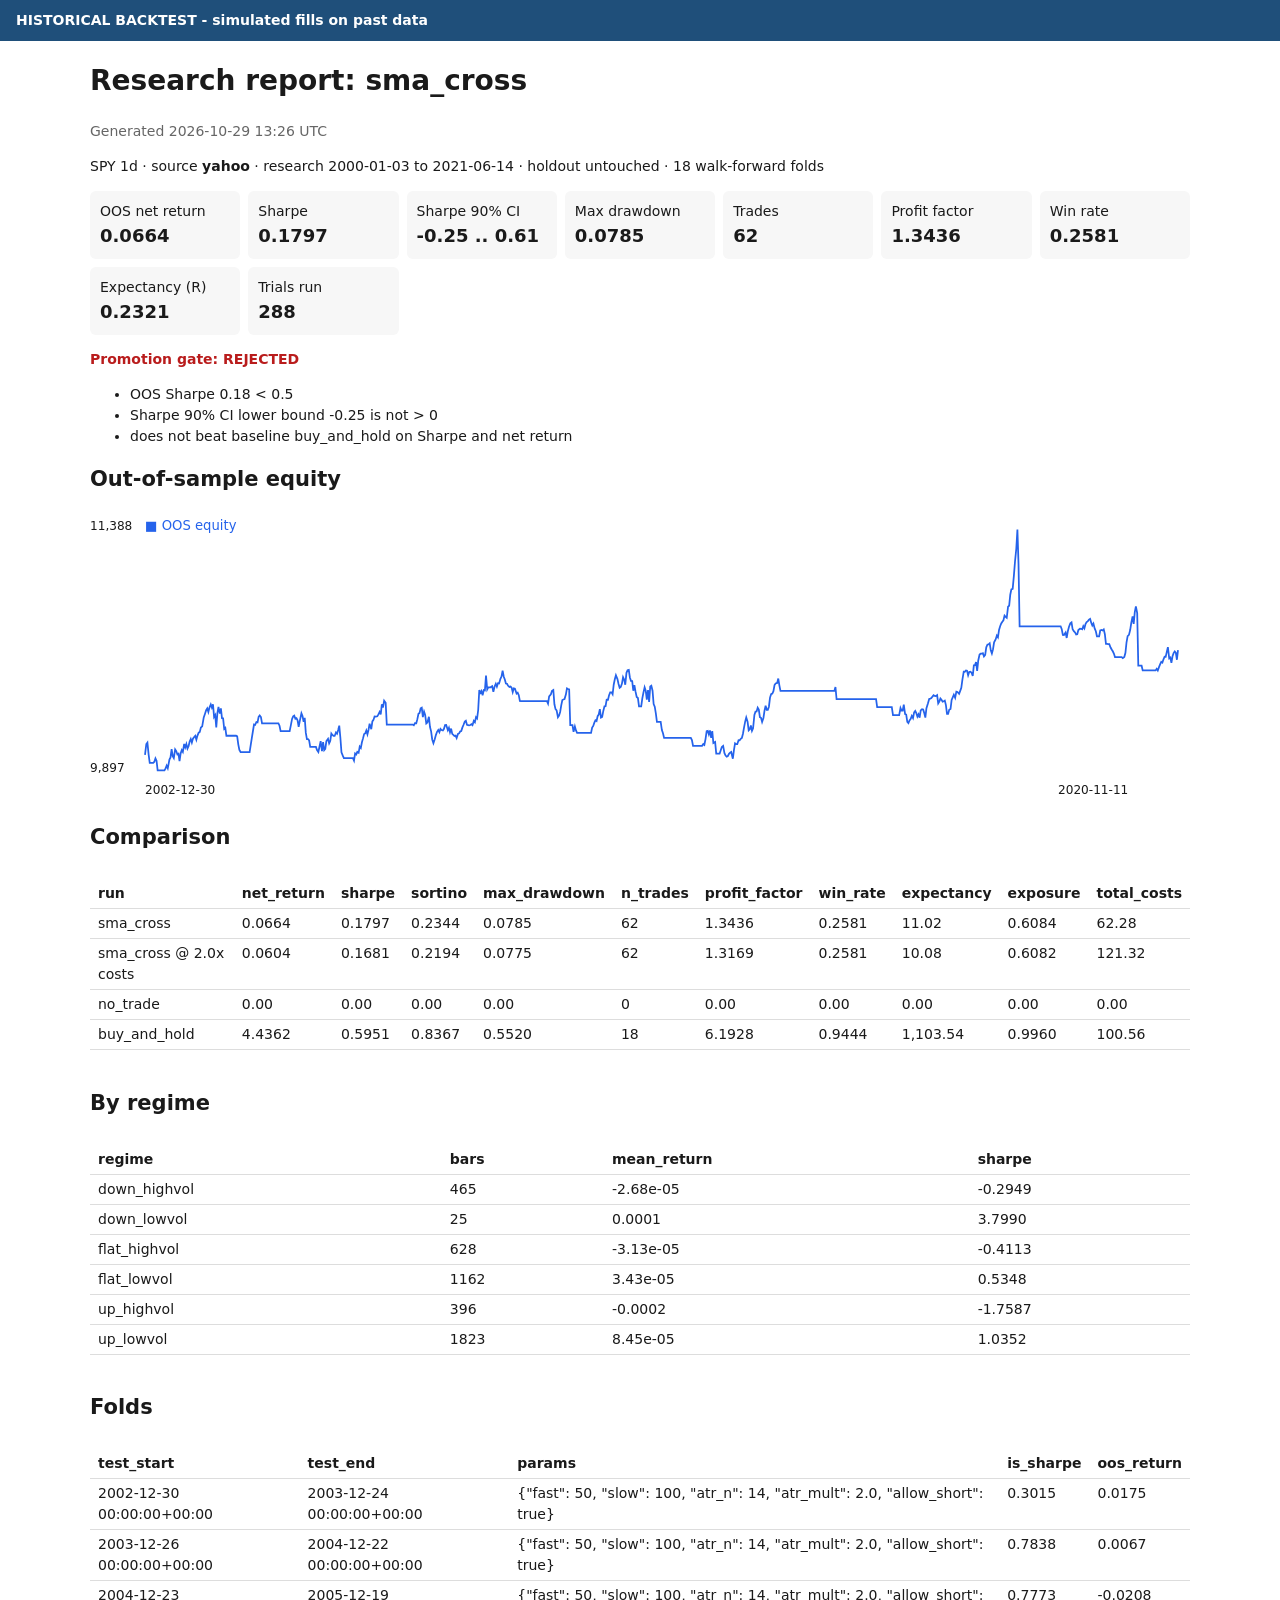
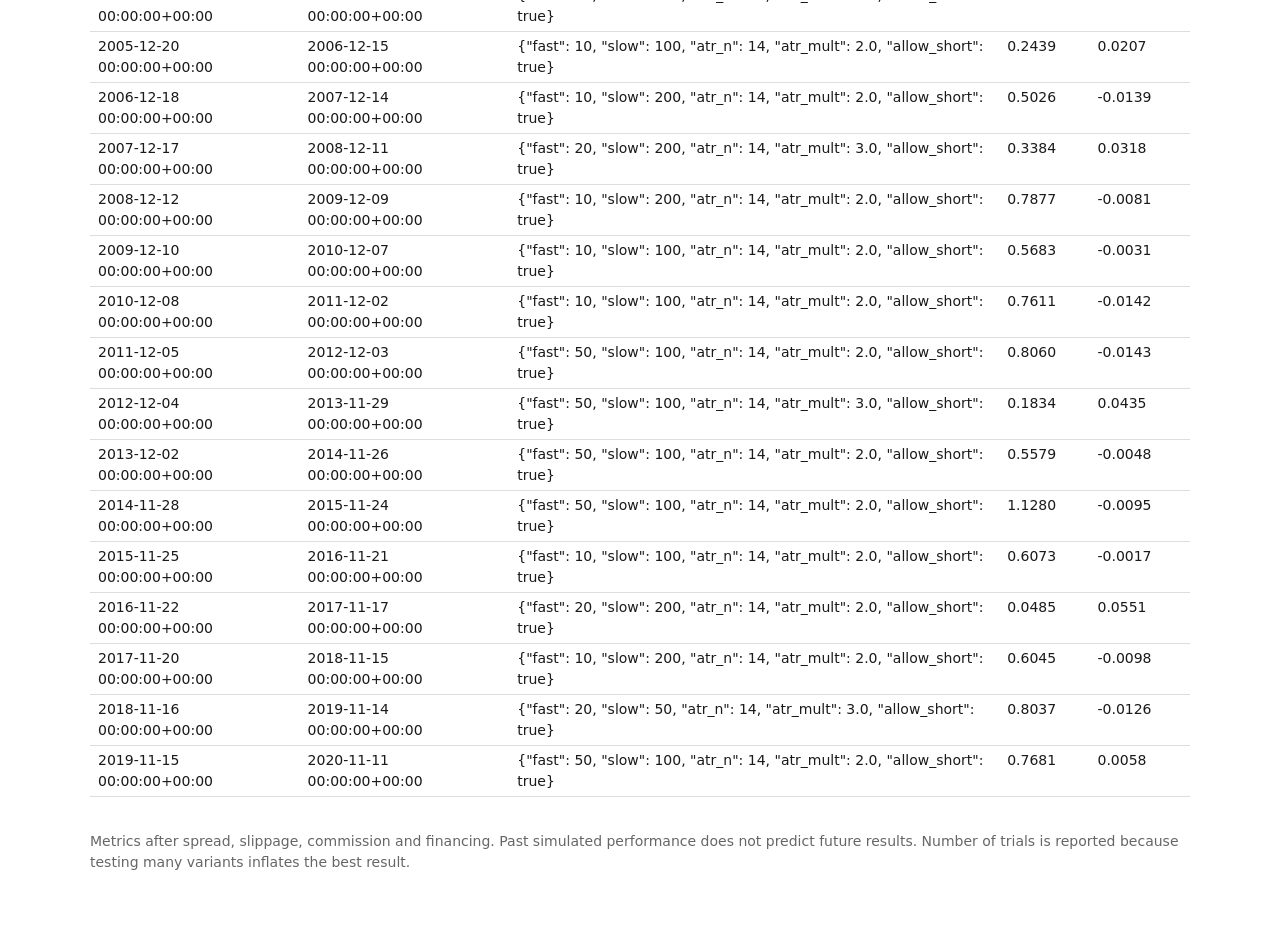
<file: docs/reports/research_sma_cross.html>
<!doctype html><html><head><meta charset='utf-8'><meta name='viewport' content='width=device-width,initial-scale=1'><title>Research report: sma_cross</title><style>
:root{--bg:#fff;--fg:#1a1a1a;--muted:#666;--line:#ddd;--card:#f7f7f7;--accent:#2563eb}
@media (prefers-color-scheme: dark){:root{--bg:#141414;--fg:#e8e8e8;--muted:#9a9a9a;--line:#333;--card:#1e1e1e;--accent:#60a5fa}}
body{font:14px/1.5 system-ui,sans-serif;background:var(--bg);color:var(--fg);margin:0;padding:0 16px 40px}
main{max-width:1100px;margin:auto}.banner{color:#fff;padding:10px 16px;margin:0 -16px 16px;font-weight:600}
table{border-collapse:collapse;width:100%;margin:8px 0 20px;font-variant-numeric:tabular-nums}
th,td{border-bottom:1px solid var(--line);padding:4px 8px;text-align:left;vertical-align:top}
.grid{display:grid;grid-template-columns:repeat(auto-fit,minmax(150px,1fr));gap:8px}
.card{background:var(--card);padding:10px;border-radius:6px}.card b{display:block;font-size:18px}
.pass{color:#15803d}.fail{color:#b91c1c}.muted{color:var(--muted)}svg{width:100%;height:auto}
.wrap{overflow-x:auto}
</style></head><body><div class='banner' style='background:#1f4f7a'>HISTORICAL BACKTEST - simulated fills on past data</div><main><h1>Research report: sma_cross</h1><p class='muted'>Generated 2026-10-29 13:26 UTC</p><p>SPY 1d &middot; source <b>yahoo</b> &middot; research 2000-01-03 to 2021-06-14 &middot; holdout untouched &middot; 18 walk-forward folds</p><div class='grid'><div class='card'>OOS net return<b>0.0664</b></div><div class='card'>Sharpe<b>0.1797</b></div><div class='card'>Sharpe 90% CI<b>-0.25 .. 0.61</b></div><div class='card'>Max drawdown<b>0.0785</b></div><div class='card'>Trades<b>62</b></div><div class='card'>Profit factor<b>1.3436</b></div><div class='card'>Win rate<b>0.2581</b></div><div class='card'>Expectancy (R)<b>0.2321</b></div><div class='card'>Trials run<b>288</b></div></div><p class='fail'><b>Promotion gate: REJECTED</b></p><ul><li>OOS Sharpe 0.18 &lt; 0.5</li><li>Sharpe 90% CI lower bound -0.25 is not &gt; 0</li><li>does not beat baseline buy_and_hold on Sharpe and net return</li></ul><h2>Out-of-sample equity</h2><svg viewBox='0 0 1000 260' role='img' aria-label='equity curve'><text x='0' y='15' font-size='11' fill='currentColor'>11,388</text><text x='0' y='235' font-size='11' fill='currentColor'>9,897</text><text x='50' y='255' font-size='11' fill='currentColor'>2002-12-30</text><text x='880' y='255' font-size='11' fill='currentColor'>2020-11-11</text><text x='50' y='15' font-size='12'><tspan fill='var(--accent)'>&#9632; OOS equity</tspan> </text><polyline fill='none' stroke='var(--accent)' stroke-width='1.6' points='50.0,219.8 51.2,210.0 52.2,208.7 53.3,219.6 54.3,227.1 55.3,227.1 56.3,227.1 57.5,227.1 58.5,226.1 59.5,223.1 60.5,225.2 61.5,234.0 62.5,234.0 63.5,234.0 64.5,234.0 65.6,234.0 66.7,234.0 67.7,234.0 68.7,232.2 69.7,229.7 70.7,232.1 72.2,224.2 73.2,222.2 74.2,214.6 75.2,221.0 76.2,222.8 77.4,214.9 78.4,216.4 79.4,219.3 80.4,218.8 81.4,225.5 82.4,218.5 83.4,215.6 84.4,217.3 85.6,210.0 86.6,213.1 87.6,210.0 88.6,214.2 89.6,212.0 90.6,207.7 91.6,205.5 92.6,208.8 93.6,205.1 94.7,203.6 95.7,202.5 96.7,206.1 97.7,202.4 98.8,199.7 99.8,199.0 100.8,195.0 102.0,194.0 103.4,185.8 104.4,182.9 105.6,179.3 106.6,177.6 107.6,180.9 108.6,176.9 109.8,174.0 110.8,176.9 111.8,173.9 112.8,185.3 113.8,183.6 114.8,195.0 115.8,181.9 116.8,176.3 118.0,182.4 119.0,177.7 120.0,186.6 121.0,186.7 122.0,196.2 123.0,195.3 124.0,202.5 125.2,202.5 126.6,202.5 127.6,202.5 128.6,202.5 129.8,202.5 130.8,202.5 131.8,202.5 132.8,202.5 133.8,203.1 134.8,210.3 135.8,215.4 136.9,217.3 137.9,217.3 139.0,217.3 140.0,217.3 141.0,217.3 142.0,217.3 143.0,217.3 144.1,217.3 145.1,217.3 146.1,211.1 147.1,204.6 148.1,198.4 149.1,192.3 150.1,192.7 151.3,190.0 152.3,190.3 153.3,185.4 154.3,184.0 155.4,185.5 156.4,191.3 157.5,191.3 158.9,191.3 159.9,191.3 160.9,191.3 161.9,191.3 163.1,191.3 164.1,191.3 165.1,191.3 166.1,191.3 167.1,191.3 168.3,191.3 169.3,191.3 170.3,191.3 171.3,191.3 172.3,193.4 173.3,198.4 174.3,198.4 175.3,198.4 176.3,198.4 177.5,198.4 178.5,198.4 179.5,198.4 180.5,198.4 181.5,198.4 182.7,192.4 183.7,187.2 184.7,184.9 185.7,184.2 186.7,187.1 187.7,186.5 188.7,188.5 189.7,194.3 190.7,189.2 192.2,182.1 193.2,184.6 194.2,189.8 195.2,186.3 196.2,199.9 197.2,205.5 198.2,205.5 199.2,206.7 200.2,212.6 201.2,212.6 202.2,212.6 203.4,212.6 204.4,212.6 205.4,212.6 206.4,215.5 207.6,217.3 208.7,212.0 209.7,207.4 210.9,216.6 211.9,208.2 212.9,215.6 213.9,214.4 214.9,207.4 216.4,205.3 217.4,209.4 218.4,207.3 219.4,200.5 220.4,201.8 221.4,202.7 222.4,202.7 223.6,199.5 224.6,200.6 225.6,197.3 226.6,193.3 227.6,204.1 228.6,217.6 229.8,220.6 230.8,222.9 231.8,222.9 232.8,222.9 233.8,222.9 234.9,222.9 236.0,222.9 237.0,222.9 238.0,222.9 239.0,222.9 240.0,225.1 241.0,218.6 242.0,219.5 243.0,217.1 244.2,218.0 245.2,212.4 246.2,213.6 247.2,208.4 248.2,204.9 249.2,200.9 250.2,200.4 251.2,197.8 252.2,201.2 253.2,197.0 254.2,191.6 255.7,196.5 256.7,189.4 257.7,188.1 258.7,184.9 259.9,185.1 261.2,184.8 262.2,183.1 263.3,180.8 264.3,183.2 265.3,173.9 266.3,176.9 267.4,170.7 268.8,172.6 269.8,192.3 270.8,192.3 271.8,192.3 272.8,192.3 273.8,192.3 275.0,192.3 276.0,192.3 277.0,192.3 278.0,192.3 279.0,192.3 280.0,192.3 281.0,192.3 282.2,192.3 283.2,192.3 284.2,192.3 285.2,192.3 286.2,192.3 287.4,192.3 288.4,192.3 289.4,192.3 290.4,192.3 291.4,192.3 292.4,192.3 293.4,192.3 294.4,193.0 295.4,191.0 296.6,191.1 297.6,187.4 298.6,182.6 299.6,181.8 300.6,177.6 301.6,177.0 302.6,185.6 303.7,180.5 304.7,183.6 305.7,191.4 306.7,190.5 308.1,185.3 309.1,194.6 310.1,198.5 311.1,205.9 312.2,209.2 313.4,205.6 314.5,201.7 315.5,198.9 316.6,197.2 317.6,199.2 318.6,196.3 319.6,197.3 320.8,197.7 321.8,196.2 322.8,192.7 323.8,192.6 325.3,197.5 326.3,195.2 327.3,199.4 328.3,196.0 329.3,200.8 330.3,201.7 331.3,202.7 332.3,202.4 333.3,204.6 334.5,200.9 335.5,200.4 336.5,198.6 337.5,198.2 338.5,195.1 339.5,192.7 340.7,189.6 341.7,188.9 342.7,192.5 343.7,192.8 344.7,193.1 345.7,192.8 346.7,192.0 347.7,192.9 348.9,189.0 349.9,190.2 350.9,185.6 351.9,186.8 352.9,179.1 353.9,160.9 354.9,163.5 355.9,161.8 356.9,165.7 358.0,161.0 359.0,161.3 360.0,147.8 361.1,160.4 362.1,158.5 363.1,158.5 364.1,158.5 365.6,157.5 366.7,162.6 367.8,157.7 368.9,155.3 369.9,157.9 370.9,154.7 371.9,154.9 373.1,150.7 374.1,148.7 375.1,143.3 376.1,148.6 377.1,151.3 378.1,155.0 379.1,155.2 380.1,157.1 381.3,158.1 382.3,157.8 383.3,158.8 384.3,162.8 385.3,159.4 386.3,159.7 387.8,164.2 388.8,163.4 389.8,165.6 390.8,170.8 391.8,171.0 393.0,171.0 394.0,171.0 395.0,171.0 396.0,171.0 397.0,171.0 398.0,171.0 399.0,171.0 400.0,171.0 401.0,171.0 402.2,171.0 403.2,171.0 404.2,171.0 405.2,171.0 406.2,171.0 407.2,171.0 408.2,171.0 409.2,171.0 410.2,171.0 411.3,171.0 412.3,171.0 413.3,171.0 414.4,171.0 415.4,171.0 416.4,173.3 417.4,166.8 419.0,164.8 420.0,161.6 421.2,160.9 422.2,173.9 423.2,178.3 424.2,179.4 425.4,185.7 426.4,184.3 427.4,180.9 428.4,174.9 429.4,170.0 430.4,169.5 431.4,169.2 432.6,165.1 433.6,159.4 434.6,160.0 435.6,160.4 436.6,192.9 437.6,192.9 438.6,192.9 439.6,199.0 440.8,194.1 441.8,197.7 442.8,199.9 443.8,199.9 444.8,199.9 446.3,199.9 447.3,199.9 448.3,199.9 449.3,199.9 450.3,199.9 451.3,199.9 452.3,199.9 453.3,199.9 454.5,199.9 455.5,199.9 456.5,195.1 457.5,193.6 458.5,190.6 459.5,188.5 460.5,189.1 461.5,184.7 462.5,183.1 463.5,178.4 464.5,185.9 465.6,185.3 466.7,179.7 467.7,175.7 468.7,175.6 469.7,169.7 470.9,169.8 471.9,165.6 472.9,163.1 474.1,163.1 475.1,164.8 476.1,156.1 477.1,151.1 478.1,147.5 479.5,151.0 480.5,155.4 481.5,158.9 482.5,158.2 483.6,155.1 484.6,149.2 485.6,151.3 486.6,156.1 487.7,145.3 488.7,142.9 489.8,142.6 490.8,149.5 491.8,152.6 492.9,152.8 493.9,161.6 494.9,156.6 495.9,162.2 497.0,167.2 498.1,168.2 499.1,175.7 500.1,175.7 501.1,175.7 502.1,168.5 503.1,163.4 504.2,158.5 505.2,161.6 506.2,169.7 507.3,161.0 508.3,171.8 509.3,157.8 510.3,157.1 511.4,161.6 512.4,173.7 513.4,176.1 514.4,182.2 515.4,189.9 516.4,189.9 517.4,189.9 518.8,189.9 519.9,197.3 520.9,200.2 521.9,204.4 523.0,204.4 524.2,204.4 525.2,204.4 526.3,204.4 527.3,204.4 528.4,204.4 529.4,204.4 530.4,204.4 531.5,204.4 532.5,204.4 533.5,204.4 534.5,204.4 535.6,204.4 536.6,204.4 538.0,204.4 539.0,204.4 540.0,204.4 541.0,204.4 542.0,204.4 543.0,204.4 544.1,204.4 545.2,204.4 546.2,204.4 547.2,206.5 548.2,211.6 549.2,211.6 550.2,211.6 551.4,211.6 552.4,211.6 553.4,211.6 554.4,211.6 555.4,211.6 556.4,211.6 557.5,210.1 558.5,210.9 559.6,205.3 560.6,198.4 561.6,198.1 562.6,201.3 563.6,197.6 564.7,204.4 565.7,198.3 566.7,209.2 568.3,208.2 569.3,218.7 570.3,218.7 571.4,218.7 572.4,218.7 573.4,215.7 574.4,212.8 575.6,211.7 576.8,218.3 577.8,220.5 578.8,221.5 579.9,220.9 580.9,218.9 581.9,217.8 582.9,217.2 584.4,223.4 585.4,215.6 586.4,209.4 587.4,210.2 588.4,210.2 589.6,206.5 590.6,206.6 591.6,205.3 592.6,204.5 593.6,200.7 594.6,194.9 595.6,189.7 596.6,185.8 597.8,189.7 598.8,197.6 599.8,196.6 600.8,193.2 601.8,198.1 602.8,195.8 604.0,183.5 605.0,180.6 606.0,180.5 607.0,177.0 608.0,178.7 609.0,185.6 610.0,186.2 611.0,190.0 612.2,186.3 613.2,179.7 614.2,175.2 615.2,178.9 616.2,178.9 617.2,176.1 618.2,167.8 619.2,164.7 620.3,164.1 621.3,162.0 622.3,156.4 623.3,154.9 624.7,154.5 625.7,150.5 626.7,156.7 627.7,161.8 628.9,161.8 630.0,161.8 631.1,161.8 632.2,161.8 633.2,161.8 634.2,161.8 635.2,161.8 636.4,161.8 637.4,161.8 638.4,161.8 639.4,161.8 640.4,161.8 641.4,161.8 642.4,161.8 643.4,161.8 644.9,161.8 645.9,161.8 646.9,161.8 647.9,161.8 648.9,161.8 650.1,161.8 651.1,161.8 652.1,161.8 653.1,161.8 654.1,161.8 655.1,161.8 656.3,161.8 657.3,161.8 658.3,161.8 659.3,161.8 660.3,161.8 661.3,161.8 662.3,161.8 663.3,161.8 664.5,161.8 665.5,161.8 666.5,161.8 667.5,161.8 668.5,161.8 669.5,161.8 670.5,161.8 671.5,161.8 672.5,161.8 673.5,161.8 674.6,161.8 675.6,161.8 676.7,161.8 677.7,158.2 678.7,169.3 679.7,169.3 681.2,169.3 682.3,169.3 683.3,169.3 684.5,169.3 685.5,169.3 686.5,169.3 687.5,169.3 688.7,169.3 689.7,169.3 690.7,169.3 691.7,169.3 692.7,169.3 693.7,169.3 694.7,169.3 695.9,169.3 696.9,169.3 697.9,169.3 698.9,169.3 699.9,169.3 700.9,169.3 701.9,169.3 703.4,169.3 704.4,169.3 705.4,169.3 706.4,169.3 707.4,169.3 708.5,169.3 709.6,169.3 710.6,169.3 711.6,169.3 712.6,169.3 713.6,169.3 714.6,169.3 715.6,176.4 716.6,176.4 717.8,176.4 718.8,176.4 719.8,176.4 720.8,176.4 721.8,176.4 722.8,176.4 723.8,176.4 724.8,176.4 725.8,176.4 726.8,176.4 727.8,176.4 728.9,176.4 730.0,183.8 731.0,183.8 732.0,183.8 733.0,183.8 734.6,183.8 735.6,183.8 736.8,177.3 737.8,179.7 738.8,179.7 739.8,174.3 741.0,182.8 742.0,183.2 743.0,189.9 744.0,191.0 745.0,188.6 746.0,187.4 747.1,184.4 748.2,186.5 749.2,181.3 750.2,180.0 751.2,182.0 752.2,185.2 753.2,183.1 754.2,186.1 755.2,179.5 756.4,178.3 757.4,178.6 758.4,181.8 759.4,186.0 760.4,177.4 761.8,172.9 762.9,169.0 763.9,168.7 764.9,168.3 765.9,166.9 766.9,165.6 767.9,166.3 768.9,166.5 770.1,165.6 771.1,173.1 772.1,171.5 773.1,168.7 774.1,169.9 775.1,171.5 776.1,171.1 777.1,170.5 778.1,174.6 779.1,182.6 780.1,182.6 781.1,178.9 782.3,178.2 783.3,170.0 784.3,167.6 785.3,165.2 786.5,168.0 787.6,162.4 788.6,162.7 790.1,164.4 791.1,161.7 792.1,159.0 793.1,151.5 794.3,144.2 795.3,144.3 796.3,143.2 797.3,143.4 798.3,147.6 799.3,144.5 800.3,144.2 801.3,145.0 802.5,148.2 803.5,138.5 804.5,138.3 805.5,135.6 806.5,143.5 807.5,134.1 808.7,128.7 809.7,127.9 810.7,127.9 811.7,127.4 812.7,130.4 813.8,128.9 814.8,122.1 815.9,119.5 816.9,119.4 817.9,118.4 818.9,124.9 819.9,127.7 820.9,124.0 821.9,117.6 823.3,114.9 824.4,111.4 825.4,113.0 826.4,106.3 827.4,103.0 828.4,100.4 829.4,98.8 830.4,97.5 831.4,93.3 832.4,94.4 833.4,95.3 834.6,85.2 835.6,84.3 836.6,74.3 837.6,69.4 838.8,69.0 839.9,57.0 840.9,44.3 842.1,32.3 843.1,15.0 844.1,46.2 845.1,103.0 846.1,103.0 847.5,103.0 848.6,103.0 849.6,103.0 850.6,103.0 851.6,103.0 852.7,103.0 853.7,103.0 854.7,103.0 855.8,103.0 856.8,103.0 857.8,103.0 858.8,103.0 859.8,103.0 860.9,103.0 861.9,103.0 863.0,103.0 864.0,103.0 865.0,103.0 866.1,103.0 867.1,103.0 868.1,103.0 869.2,103.0 870.2,103.0 871.2,103.0 872.2,103.0 873.2,103.0 874.2,103.0 875.3,103.0 876.4,103.0 877.4,103.0 878.4,103.0 879.4,103.0 880.4,103.0 881.4,103.0 882.4,103.0 883.4,105.6 884.4,110.9 885.4,111.0 886.9,108.7 887.9,113.6 889.0,107.2 890.0,103.4 891.2,100.3 892.3,99.4 893.3,105.7 894.4,107.4 895.5,108.6 896.5,110.5 897.5,110.3 898.5,106.4 900.0,105.2 901.0,105.3 902.0,105.8 903.0,102.9 904.0,104.8 905.0,100.9 906.0,99.2 907.0,98.5 908.2,96.9 909.2,96.2 910.2,99.7 911.2,102.3 912.2,100.5 913.4,105.2 914.4,107.5 915.4,112.1 916.4,112.1 917.4,112.1 918.4,106.8 919.6,106.4 920.6,106.8 921.6,105.8 922.6,110.2 923.6,119.0 924.6,119.0 925.6,119.1 926.6,119.2 927.8,122.3 928.8,124.1 929.8,125.7 930.8,127.8 931.8,131.0 932.8,131.0 933.8,131.0 934.8,131.0 935.8,131.0 936.8,131.0 937.9,131.0 938.9,132.0 940.3,130.9 941.3,127.1 942.3,117.5 943.3,111.9 944.5,110.8 945.6,106.4 946.6,100.0 947.8,94.0 948.8,100.9 949.8,90.1 950.8,84.9 952.0,91.0 953.0,138.8 954.0,138.8 955.0,138.8 956.0,138.8 957.0,143.1 958.0,143.1 959.5,143.1 960.5,143.1 961.5,143.1 962.5,143.1 963.5,143.1 964.5,143.1 965.7,143.1 966.7,143.1 967.7,143.1 968.7,143.1 969.7,141.7 970.7,143.2 971.9,139.9 972.9,137.4 973.9,135.3 974.9,136.0 975.9,133.0 976.9,130.7 977.9,130.8 978.9,126.3 979.9,122.0 981.1,132.2 982.1,131.4 983.1,136.2 984.1,130.3 985.1,127.4 986.1,125.8 987.1,127.0 988.1,133.4 989.1,124.6'/></svg><h2>Comparison</h2><div class='wrap'><table><tr><th>run</th><th>net_return</th><th>sharpe</th><th>sortino</th><th>max_drawdown</th><th>n_trades</th><th>profit_factor</th><th>win_rate</th><th>expectancy</th><th>exposure</th><th>total_costs</th></tr><tr><td>sma_cross</td><td>0.0664</td><td>0.1797</td><td>0.2344</td><td>0.0785</td><td>62</td><td>1.3436</td><td>0.2581</td><td>11.02</td><td>0.6084</td><td>62.28</td></tr><tr><td>sma_cross @ 2.0x costs</td><td>0.0604</td><td>0.1681</td><td>0.2194</td><td>0.0775</td><td>62</td><td>1.3169</td><td>0.2581</td><td>10.08</td><td>0.6082</td><td>121.32</td></tr><tr><td>no_trade</td><td>0.00</td><td>0.00</td><td>0.00</td><td>0.00</td><td>0</td><td>0.00</td><td>0.00</td><td>0.00</td><td>0.00</td><td>0.00</td></tr><tr><td>buy_and_hold</td><td>4.4362</td><td>0.5951</td><td>0.8367</td><td>0.5520</td><td>18</td><td>6.1928</td><td>0.9444</td><td>1,103.54</td><td>0.9960</td><td>100.56</td></tr></table></div><h2>By regime</h2><div class='wrap'><table><tr><th>regime</th><th>bars</th><th>mean_return</th><th>sharpe</th></tr><tr><td>down_highvol</td><td>465</td><td>-2.68e-05</td><td>-0.2949</td></tr><tr><td>down_lowvol</td><td>25</td><td>0.0001</td><td>3.7990</td></tr><tr><td>flat_highvol</td><td>628</td><td>-3.13e-05</td><td>-0.4113</td></tr><tr><td>flat_lowvol</td><td>1162</td><td>3.43e-05</td><td>0.5348</td></tr><tr><td>up_highvol</td><td>396</td><td>-0.0002</td><td>-1.7587</td></tr><tr><td>up_lowvol</td><td>1823</td><td>8.45e-05</td><td>1.0352</td></tr></table></div><h2>Folds</h2><div class='wrap'><table><tr><th>test_start</th><th>test_end</th><th>params</th><th>is_sharpe</th><th>oos_return</th></tr><tr><td>2002-12-30 00:00:00+00:00</td><td>2003-12-24 00:00:00+00:00</td><td>{&quot;fast&quot;: 50, &quot;slow&quot;: 100, &quot;atr_n&quot;: 14, &quot;atr_mult&quot;: 2.0, &quot;allow_short&quot;: true}</td><td>0.3015</td><td>0.0175</td></tr><tr><td>2003-12-26 00:00:00+00:00</td><td>2004-12-22 00:00:00+00:00</td><td>{&quot;fast&quot;: 50, &quot;slow&quot;: 100, &quot;atr_n&quot;: 14, &quot;atr_mult&quot;: 2.0, &quot;allow_short&quot;: true}</td><td>0.7838</td><td>0.0067</td></tr><tr><td>2004-12-23 00:00:00+00:00</td><td>2005-12-19 00:00:00+00:00</td><td>{&quot;fast&quot;: 50, &quot;slow&quot;: 100, &quot;atr_n&quot;: 14, &quot;atr_mult&quot;: 2.0, &quot;allow_short&quot;: true}</td><td>0.7773</td><td>-0.0208</td></tr><tr><td>2005-12-20 00:00:00+00:00</td><td>2006-12-15 00:00:00+00:00</td><td>{&quot;fast&quot;: 10, &quot;slow&quot;: 100, &quot;atr_n&quot;: 14, &quot;atr_mult&quot;: 2.0, &quot;allow_short&quot;: true}</td><td>0.2439</td><td>0.0207</td></tr><tr><td>2006-12-18 00:00:00+00:00</td><td>2007-12-14 00:00:00+00:00</td><td>{&quot;fast&quot;: 10, &quot;slow&quot;: 200, &quot;atr_n&quot;: 14, &quot;atr_mult&quot;: 2.0, &quot;allow_short&quot;: true}</td><td>0.5026</td><td>-0.0139</td></tr><tr><td>2007-12-17 00:00:00+00:00</td><td>2008-12-11 00:00:00+00:00</td><td>{&quot;fast&quot;: 20, &quot;slow&quot;: 200, &quot;atr_n&quot;: 14, &quot;atr_mult&quot;: 3.0, &quot;allow_short&quot;: true}</td><td>0.3384</td><td>0.0318</td></tr><tr><td>2008-12-12 00:00:00+00:00</td><td>2009-12-09 00:00:00+00:00</td><td>{&quot;fast&quot;: 10, &quot;slow&quot;: 200, &quot;atr_n&quot;: 14, &quot;atr_mult&quot;: 2.0, &quot;allow_short&quot;: true}</td><td>0.7877</td><td>-0.0081</td></tr><tr><td>2009-12-10 00:00:00+00:00</td><td>2010-12-07 00:00:00+00:00</td><td>{&quot;fast&quot;: 10, &quot;slow&quot;: 100, &quot;atr_n&quot;: 14, &quot;atr_mult&quot;: 2.0, &quot;allow_short&quot;: true}</td><td>0.5683</td><td>-0.0031</td></tr><tr><td>2010-12-08 00:00:00+00:00</td><td>2011-12-02 00:00:00+00:00</td><td>{&quot;fast&quot;: 10, &quot;slow&quot;: 100, &quot;atr_n&quot;: 14, &quot;atr_mult&quot;: 2.0, &quot;allow_short&quot;: true}</td><td>0.7611</td><td>-0.0142</td></tr><tr><td>2011-12-05 00:00:00+00:00</td><td>2012-12-03 00:00:00+00:00</td><td>{&quot;fast&quot;: 50, &quot;slow&quot;: 100, &quot;atr_n&quot;: 14, &quot;atr_mult&quot;: 2.0, &quot;allow_short&quot;: true}</td><td>0.8060</td><td>-0.0143</td></tr><tr><td>2012-12-04 00:00:00+00:00</td><td>2013-11-29 00:00:00+00:00</td><td>{&quot;fast&quot;: 50, &quot;slow&quot;: 100, &quot;atr_n&quot;: 14, &quot;atr_mult&quot;: 3.0, &quot;allow_short&quot;: true}</td><td>0.1834</td><td>0.0435</td></tr><tr><td>2013-12-02 00:00:00+00:00</td><td>2014-11-26 00:00:00+00:00</td><td>{&quot;fast&quot;: 50, &quot;slow&quot;: 100, &quot;atr_n&quot;: 14, &quot;atr_mult&quot;: 2.0, &quot;allow_short&quot;: true}</td><td>0.5579</td><td>-0.0048</td></tr><tr><td>2014-11-28 00:00:00+00:00</td><td>2015-11-24 00:00:00+00:00</td><td>{&quot;fast&quot;: 50, &quot;slow&quot;: 100, &quot;atr_n&quot;: 14, &quot;atr_mult&quot;: 2.0, &quot;allow_short&quot;: true}</td><td>1.1280</td><td>-0.0095</td></tr><tr><td>2015-11-25 00:00:00+00:00</td><td>2016-11-21 00:00:00+00:00</td><td>{&quot;fast&quot;: 10, &quot;slow&quot;: 100, &quot;atr_n&quot;: 14, &quot;atr_mult&quot;: 2.0, &quot;allow_short&quot;: true}</td><td>0.6073</td><td>-0.0017</td></tr><tr><td>2016-11-22 00:00:00+00:00</td><td>2017-11-17 00:00:00+00:00</td><td>{&quot;fast&quot;: 20, &quot;slow&quot;: 200, &quot;atr_n&quot;: 14, &quot;atr_mult&quot;: 2.0, &quot;allow_short&quot;: true}</td><td>0.0485</td><td>0.0551</td></tr><tr><td>2017-11-20 00:00:00+00:00</td><td>2018-11-15 00:00:00+00:00</td><td>{&quot;fast&quot;: 10, &quot;slow&quot;: 200, &quot;atr_n&quot;: 14, &quot;atr_mult&quot;: 2.0, &quot;allow_short&quot;: true}</td><td>0.6045</td><td>-0.0098</td></tr><tr><td>2018-11-16 00:00:00+00:00</td><td>2019-11-14 00:00:00+00:00</td><td>{&quot;fast&quot;: 20, &quot;slow&quot;: 50, &quot;atr_n&quot;: 14, &quot;atr_mult&quot;: 3.0, &quot;allow_short&quot;: true}</td><td>0.8037</td><td>-0.0126</td></tr><tr><td>2019-11-15 00:00:00+00:00</td><td>2020-11-11 00:00:00+00:00</td><td>{&quot;fast&quot;: 50, &quot;slow&quot;: 100, &quot;atr_n&quot;: 14, &quot;atr_mult&quot;: 2.0, &quot;allow_short&quot;: true}</td><td>0.7681</td><td>0.0058</td></tr></table></div><p class='muted'>Metrics after spread, slippage, commission and financing. Past simulated performance does not predict future results. Number of trials is reported because testing many variants inflates the best result.</p></main></body></html>
</file>
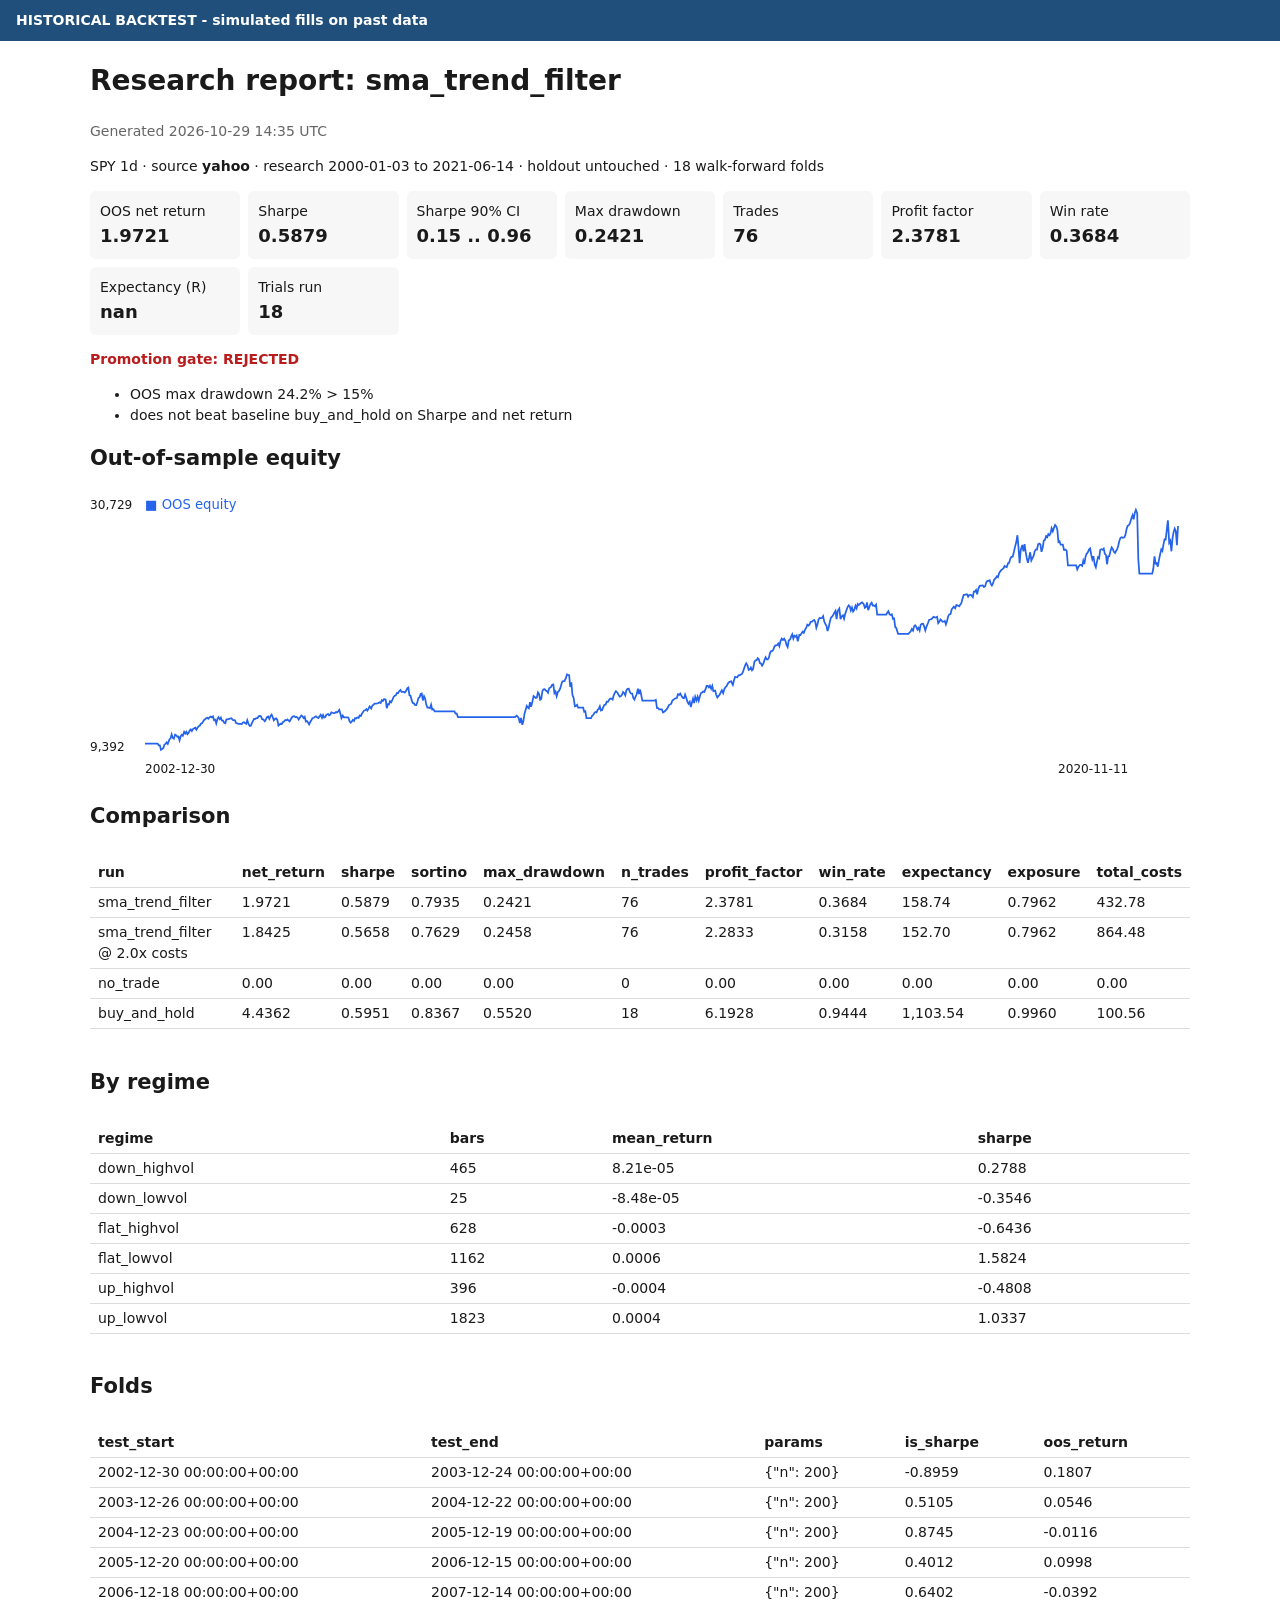
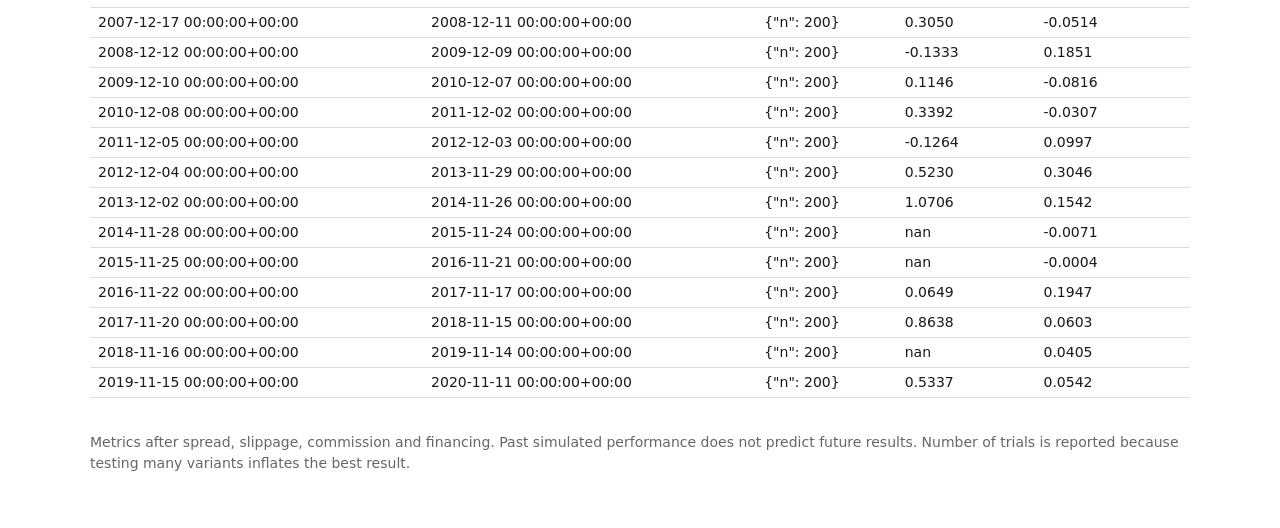
<file: docs/reports/research_sma_trend_filter.html>
<!doctype html><html><head><meta charset='utf-8'><meta name='viewport' content='width=device-width,initial-scale=1'><title>Research report: sma_trend_filter</title><style>
:root{--bg:#fff;--fg:#1a1a1a;--muted:#666;--line:#ddd;--card:#f7f7f7;--accent:#2563eb}
@media (prefers-color-scheme: dark){:root{--bg:#141414;--fg:#e8e8e8;--muted:#9a9a9a;--line:#333;--card:#1e1e1e;--accent:#60a5fa}}
body{font:14px/1.5 system-ui,sans-serif;background:var(--bg);color:var(--fg);margin:0;padding:0 16px 40px}
main{max-width:1100px;margin:auto}.banner{color:#fff;padding:10px 16px;margin:0 -16px 16px;font-weight:600}
table{border-collapse:collapse;width:100%;margin:8px 0 20px;font-variant-numeric:tabular-nums}
th,td{border-bottom:1px solid var(--line);padding:4px 8px;text-align:left;vertical-align:top}
.grid{display:grid;grid-template-columns:repeat(auto-fit,minmax(150px,1fr));gap:8px}
.card{background:var(--card);padding:10px;border-radius:6px}.card b{display:block;font-size:18px}
.pass{color:#15803d}.fail{color:#b91c1c}.muted{color:var(--muted)}svg{width:100%;height:auto}
.wrap{overflow-x:auto}
</style></head><body><div class='banner' style='background:#1f4f7a'>HISTORICAL BACKTEST - simulated fills on past data</div><main><h1>Research report: sma_trend_filter</h1><p class='muted'>Generated 2026-10-29 14:35 UTC</p><p>SPY 1d &middot; source <b>yahoo</b> &middot; research 2000-01-03 to 2021-06-14 &middot; holdout untouched &middot; 18 walk-forward folds</p><div class='grid'><div class='card'>OOS net return<b>1.9721</b></div><div class='card'>Sharpe<b>0.5879</b></div><div class='card'>Sharpe 90% CI<b>0.15 .. 0.96</b></div><div class='card'>Max drawdown<b>0.2421</b></div><div class='card'>Trades<b>76</b></div><div class='card'>Profit factor<b>2.3781</b></div><div class='card'>Win rate<b>0.3684</b></div><div class='card'>Expectancy (R)<b>nan</b></div><div class='card'>Trials run<b>18</b></div></div><p class='fail'><b>Promotion gate: REJECTED</b></p><ul><li>OOS max drawdown 24.2% &gt; 15%</li><li>does not beat baseline buy_and_hold on Sharpe and net return</li></ul><h2>Out-of-sample equity</h2><svg viewBox='0 0 1000 260' role='img' aria-label='equity curve'><text x='0' y='15' font-size='11' fill='currentColor'>30,729</text><text x='0' y='235' font-size='11' fill='currentColor'>9,392</text><text x='50' y='255' font-size='11' fill='currentColor'>2002-12-30</text><text x='880' y='255' font-size='11' fill='currentColor'>2020-11-11</text><text x='50' y='15' font-size='12'><tspan fill='var(--accent)'>&#9632; OOS equity</tspan> </text><polyline fill='none' stroke='var(--accent)' stroke-width='1.6' points='50.0,228.7 51.2,228.7 52.2,228.7 53.3,228.7 54.3,228.7 55.3,228.7 56.3,228.7 57.5,228.7 58.5,228.7 59.5,228.7 60.5,228.7 61.5,228.7 62.5,230.3 63.5,230.3 64.5,234.3 65.6,233.6 66.7,232.8 67.7,229.6 68.7,229.0 69.7,227.7 70.7,229.0 72.2,225.0 73.2,224.0 74.2,220.3 75.2,223.5 76.2,224.3 77.4,220.5 78.4,221.2 79.4,222.6 80.4,222.4 81.4,225.7 82.4,222.2 83.4,220.8 84.4,221.6 85.6,218.0 86.6,219.6 87.6,218.0 88.6,220.1 89.6,219.0 90.6,216.9 91.6,215.8 92.6,217.4 93.6,215.6 94.7,214.8 95.7,214.3 96.7,216.1 97.7,214.3 98.8,212.9 99.8,212.5 100.8,210.6 102.0,210.1 103.4,207.6 104.4,206.8 105.6,205.7 106.6,205.2 107.6,206.1 108.6,205.0 109.8,204.1 110.8,204.9 111.8,204.0 112.8,207.5 113.8,207.0 114.8,210.4 115.8,206.5 116.8,204.8 118.0,206.6 119.0,205.2 120.0,207.9 121.0,207.9 122.0,209.9 123.0,210.3 124.0,206.7 125.2,206.6 126.6,206.3 127.6,205.9 128.6,205.6 129.8,207.3 130.8,207.4 131.8,207.6 132.8,210.1 133.8,210.4 134.8,210.7 135.8,210.7 136.9,210.7 137.9,211.1 139.0,209.5 140.0,209.2 141.0,210.1 142.0,210.8 143.0,207.5 144.1,210.9 145.1,212.6 146.1,212.6 147.1,210.4 148.1,208.3 149.1,206.3 150.1,206.4 151.3,205.5 152.3,205.6 153.3,203.9 154.3,203.5 155.4,203.9 156.4,206.5 157.5,206.7 158.9,208.4 159.9,206.8 160.9,204.7 161.9,204.1 163.1,206.3 164.1,203.5 165.1,202.4 166.1,204.7 167.1,207.6 168.3,206.2 169.3,205.8 170.3,207.2 171.3,212.3 172.3,211.4 173.3,210.7 174.3,210.9 175.3,209.3 176.3,208.7 177.5,207.3 178.5,207.6 179.5,206.7 180.5,207.8 181.5,208.5 182.7,206.3 183.7,204.7 184.7,204.0 185.7,203.8 186.7,204.7 187.7,204.5 188.7,205.1 189.7,206.8 190.7,205.3 192.2,203.1 193.2,203.9 194.2,205.5 195.2,204.4 196.2,208.6 197.2,208.2 198.2,209.5 199.2,211.2 200.2,209.1 201.2,207.6 202.2,205.6 203.4,205.2 204.4,204.5 205.4,204.0 206.4,204.9 207.6,205.5 208.7,203.9 209.7,202.5 210.9,205.3 211.9,202.7 212.9,205.0 213.9,204.6 214.9,202.4 216.4,201.8 217.4,203.1 218.4,202.4 219.4,200.3 220.4,200.7 221.4,201.0 222.4,201.0 223.6,200.0 224.6,200.4 225.6,199.4 226.6,198.1 227.6,201.4 228.6,205.6 229.8,203.2 230.8,204.9 231.8,204.9 232.8,204.9 233.8,204.9 234.9,205.0 236.0,208.4 237.0,209.7 238.0,208.7 239.0,207.1 240.0,208.1 241.0,205.5 242.0,205.9 243.0,204.9 244.2,205.3 245.2,203.1 246.2,203.6 247.2,201.5 248.2,200.1 249.2,198.6 250.2,198.4 251.2,197.3 252.2,198.7 253.2,197.0 254.2,194.9 255.7,196.8 256.7,194.1 257.7,193.5 258.7,192.3 259.9,192.3 261.2,192.2 262.2,191.8 263.3,191.1 264.3,191.8 265.3,189.2 266.3,190.0 267.4,188.3 268.8,188.8 269.8,196.5 270.8,192.9 271.8,193.1 272.8,190.2 273.8,191.2 275.0,188.8 276.0,186.3 277.0,185.3 278.0,184.8 279.0,182.7 280.0,182.9 281.0,181.1 282.2,180.0 283.2,181.7 284.2,181.6 285.2,181.7 286.2,182.4 287.4,180.7 288.4,178.5 289.4,177.8 290.4,184.8 291.4,185.2 292.4,189.2 293.4,191.8 294.4,192.0 295.4,193.5 296.6,193.6 297.6,190.9 298.6,187.3 299.6,186.7 300.6,183.6 301.6,183.2 302.6,189.5 303.7,185.8 304.7,188.0 305.7,193.3 306.7,196.0 308.1,196.0 309.1,196.6 310.1,193.3 311.1,197.8 312.2,197.5 313.4,199.4 314.5,199.4 315.5,199.4 316.6,199.4 317.6,199.4 318.6,199.4 319.6,199.4 320.8,199.4 321.8,199.4 322.8,199.4 323.8,199.4 325.3,199.4 326.3,199.4 327.3,199.4 328.3,199.4 329.3,199.4 330.3,199.4 331.3,199.4 332.3,201.4 333.3,201.3 334.5,204.6 335.5,204.6 336.5,204.6 337.5,204.6 338.5,204.6 339.5,204.6 340.7,204.6 341.7,204.6 342.7,204.6 343.7,204.6 344.7,204.6 345.7,204.6 346.7,204.6 347.7,204.6 348.9,204.6 349.9,204.6 350.9,204.6 351.9,204.6 352.9,204.6 353.9,204.6 354.9,204.6 355.9,204.6 356.9,204.6 358.0,204.6 359.0,204.6 360.0,204.6 361.1,204.6 362.1,204.6 363.1,204.6 364.1,204.6 365.6,204.6 366.7,204.6 367.8,204.6 368.9,204.6 369.9,204.6 370.9,204.6 371.9,204.6 373.1,204.6 374.1,204.6 375.1,204.6 376.1,204.6 377.1,204.6 378.1,204.6 379.1,204.6 380.1,204.6 381.3,204.6 382.3,204.6 383.3,204.6 384.3,204.6 385.3,204.6 386.3,204.6 387.8,203.3 388.8,204.1 389.8,205.8 390.8,210.0 391.8,205.4 393.0,211.7 394.0,208.2 395.0,201.5 396.0,198.3 397.0,194.5 398.0,195.8 399.0,196.7 400.0,191.1 401.0,195.2 402.2,190.4 403.2,185.5 404.2,186.3 405.2,187.2 406.2,186.9 407.2,182.1 408.2,183.5 409.2,188.8 410.2,188.1 411.3,180.9 412.3,179.4 413.3,179.2 414.4,180.6 415.4,181.1 416.4,182.5 417.4,178.5 419.0,177.4 420.0,175.5 421.2,175.0 422.2,182.8 423.2,181.4 424.2,185.7 425.4,181.6 426.4,180.8 427.4,178.8 428.4,175.2 429.4,172.3 430.4,172.0 431.4,171.8 432.6,169.3 433.6,165.9 434.6,166.3 435.6,166.5 436.6,177.3 437.6,173.1 438.6,184.6 439.6,186.9 440.8,194.9 441.8,194.5 442.8,193.5 443.8,196.1 444.8,196.1 446.3,196.1 447.3,196.1 448.3,196.1 449.3,199.8 450.3,199.3 451.3,205.5 452.3,205.5 453.3,205.5 454.5,205.5 455.5,205.5 456.5,203.4 457.5,202.6 458.5,201.0 459.5,200.0 460.5,200.3 461.5,198.0 462.5,197.2 463.5,194.8 464.5,198.7 465.6,198.3 466.7,195.4 467.7,193.4 468.7,193.3 469.7,190.7 470.9,190.8 471.9,188.9 472.9,187.9 474.1,187.9 475.1,188.6 476.1,184.8 477.1,182.6 478.1,181.0 479.5,182.5 480.5,184.4 481.5,186.0 482.5,185.7 483.6,184.3 484.6,181.8 485.6,182.7 486.6,184.8 487.7,180.1 488.7,179.0 489.8,178.8 490.8,181.9 491.8,183.2 492.9,183.3 493.9,187.2 494.9,188.7 495.9,186.2 497.0,183.9 498.1,178.7 499.1,183.6 500.1,179.6 501.1,184.4 502.1,189.6 503.1,189.6 504.2,189.6 505.2,189.6 506.2,189.6 507.3,189.6 508.3,189.6 509.3,189.6 510.3,189.6 511.4,189.6 512.4,189.6 513.4,189.6 514.4,189.0 515.4,196.3 516.4,196.5 517.4,197.6 518.8,197.6 519.9,197.6 520.9,200.4 521.9,199.7 523.0,198.9 524.2,197.6 525.2,196.1 526.3,193.7 527.3,193.2 528.4,192.4 529.4,189.6 530.4,188.9 531.5,187.9 532.5,187.5 533.5,187.3 534.5,183.8 535.6,184.4 536.6,183.2 538.0,186.0 539.0,187.2 540.0,187.5 541.0,184.2 542.0,187.1 543.0,190.3 544.1,192.5 545.2,190.7 546.2,195.6 547.2,191.5 548.2,187.9 549.2,191.8 550.2,186.1 551.4,189.5 552.4,186.1 553.4,189.7 554.4,185.9 555.4,182.8 556.4,182.3 557.5,181.4 558.5,181.7 559.6,179.3 560.6,176.3 561.6,176.2 562.6,177.6 563.6,176.0 564.7,178.9 565.7,176.3 566.7,181.0 568.3,180.5 569.3,184.4 570.3,186.8 571.4,185.4 572.4,184.3 573.4,182.2 574.4,180.2 575.6,182.9 576.8,178.8 577.8,177.4 578.8,176.4 579.9,174.1 580.9,173.0 581.9,172.4 582.9,172.1 584.4,175.4 585.4,171.3 586.4,168.0 587.4,168.4 588.4,168.5 589.6,166.5 590.6,166.6 591.6,165.9 592.6,165.5 593.6,163.5 594.6,160.5 595.6,157.7 596.6,155.7 597.8,157.7 598.8,161.8 599.8,161.3 600.8,159.6 601.8,162.1 602.8,160.9 604.0,154.5 605.0,153.0 606.0,152.9 607.0,151.1 608.0,152.0 609.0,155.6 610.0,155.9 611.0,157.9 612.2,155.9 613.2,152.5 614.2,150.2 615.2,152.1 616.2,152.1 617.2,150.6 618.2,146.3 619.2,144.6 620.3,144.4 621.3,143.2 622.3,140.3 623.3,139.5 624.7,139.3 625.7,137.8 626.7,140.1 627.7,135.6 628.9,133.2 630.0,134.5 631.1,133.3 632.2,135.3 633.2,139.1 634.2,141.0 635.2,135.0 636.4,134.1 637.4,131.5 638.4,129.4 639.4,133.3 640.4,130.7 641.4,131.5 642.4,130.5 643.4,135.8 644.9,129.8 645.9,130.0 646.9,128.3 647.9,126.9 648.9,128.0 650.1,125.0 651.1,123.6 652.1,120.6 653.1,121.4 654.1,120.6 655.1,118.0 656.3,117.9 657.3,117.0 658.3,116.3 659.3,118.1 660.3,123.4 661.3,120.4 662.3,116.0 663.3,114.5 664.5,114.6 665.5,114.5 666.5,112.8 667.5,117.8 668.5,119.9 669.5,121.7 670.5,126.4 671.5,123.1 672.5,118.3 673.5,114.4 674.6,113.3 675.6,111.8 676.7,109.6 677.7,108.0 678.7,115.6 679.7,108.3 681.2,106.0 682.3,115.6 683.3,113.1 684.5,112.1 685.5,115.2 686.5,111.0 687.5,107.9 688.7,104.6 689.7,103.1 690.7,104.1 691.7,107.7 692.7,105.1 693.7,108.7 694.7,107.4 695.9,103.5 696.9,105.8 697.9,101.8 698.9,102.8 699.9,101.8 700.9,100.9 701.9,100.3 703.4,101.9 704.4,105.2 705.4,104.5 706.4,100.4 707.4,107.5 708.5,104.6 709.6,101.7 710.6,100.6 711.6,103.2 712.6,103.1 713.6,103.9 714.6,102.5 715.6,111.5 716.6,111.5 717.8,111.5 718.8,111.5 719.8,111.5 720.8,111.5 721.8,111.5 722.8,111.5 723.8,111.5 724.8,109.8 725.8,108.3 726.8,111.0 727.8,111.8 728.9,111.2 730.0,115.3 731.0,115.0 732.0,122.7 733.0,123.7 734.6,128.9 735.6,128.9 736.8,128.9 737.8,128.9 738.8,128.9 739.8,128.9 741.0,128.9 742.0,128.9 743.0,128.9 744.0,128.9 745.0,127.8 746.0,126.9 747.1,124.5 748.2,126.1 749.2,122.0 750.2,121.1 751.2,122.6 752.2,125.1 753.2,123.5 754.2,125.9 755.2,120.7 756.4,119.7 757.4,119.9 758.4,122.4 759.4,125.8 760.4,122.6 761.8,119.1 762.9,116.1 763.9,115.9 764.9,115.6 765.9,114.5 766.9,113.5 767.9,114.0 768.9,114.2 770.1,113.5 771.1,119.3 772.1,118.0 773.1,115.9 774.1,116.8 775.1,118.0 776.1,117.7 777.1,117.3 778.1,120.4 779.1,117.3 780.1,113.2 781.1,111.3 782.3,111.0 783.3,106.8 784.3,105.5 785.3,104.3 786.5,105.7 787.6,102.8 788.6,103.0 790.1,103.9 791.1,102.5 792.1,101.1 793.1,97.2 794.3,93.5 795.3,93.5 796.3,93.0 797.3,93.1 798.3,95.2 799.3,93.6 800.3,93.5 801.3,93.9 802.5,95.5 803.5,90.5 804.5,90.5 805.5,89.1 806.5,93.1 807.5,88.3 808.7,85.5 809.7,85.1 810.7,85.1 811.7,84.9 812.7,86.4 813.8,85.6 814.8,82.1 815.9,80.8 816.9,80.7 817.9,80.2 818.9,83.6 819.9,85.0 820.9,83.1 821.9,79.8 823.3,78.4 824.4,76.6 825.4,77.4 826.4,74.0 827.4,72.3 828.4,71.0 829.4,70.1 830.4,69.5 831.4,67.3 832.4,67.9 833.4,68.3 834.6,64.7 835.6,64.4 836.6,60.7 837.6,59.0 838.8,58.8 839.9,54.5 840.9,49.9 842.1,45.5 843.1,39.3 844.1,50.6 845.1,64.7 846.1,52.9 847.5,48.1 848.6,53.9 849.6,47.4 850.6,54.5 851.6,60.0 852.7,64.4 853.7,59.9 854.7,54.8 855.8,62.2 856.8,60.1 857.8,58.1 858.8,53.9 859.8,52.3 860.9,52.3 861.9,47.5 863.0,46.8 864.0,47.6 865.0,54.4 866.1,50.6 867.1,44.2 868.1,43.5 869.2,40.1 870.2,41.1 871.2,38.3 872.2,39.4 873.2,37.6 874.2,33.0 875.3,35.7 876.4,32.4 877.4,29.9 878.4,31.2 879.4,34.2 880.4,45.5 881.4,44.9 882.4,47.9 883.4,47.9 884.4,47.8 885.4,52.5 886.9,52.5 887.9,53.5 889.0,66.7 890.0,66.7 891.2,66.7 892.3,66.7 893.3,66.7 894.4,66.7 895.5,66.7 896.5,66.7 897.5,70.4 898.5,68.2 900.0,66.2 901.0,66.3 902.0,67.2 903.0,62.4 904.0,65.5 905.0,59.0 906.0,56.2 907.0,55.1 908.2,52.3 909.2,51.2 910.2,57.0 911.2,61.3 912.2,58.4 913.4,66.2 914.4,68.5 915.4,63.5 916.4,59.2 917.4,60.2 918.4,52.5 919.6,52.0 920.6,52.5 921.6,51.4 922.6,56.2 923.6,57.3 924.6,65.7 925.6,58.5 926.6,58.3 927.8,53.2 928.8,50.4 929.8,51.7 930.8,54.4 931.8,55.4 932.8,53.6 933.8,52.0 934.8,48.6 935.8,44.3 936.8,41.7 937.9,41.2 938.9,41.7 940.3,41.1 941.3,39.0 942.3,33.9 943.3,30.8 944.5,30.2 945.6,27.8 946.6,24.4 947.8,21.1 948.8,24.9 949.8,19.0 950.8,16.2 952.0,19.5 953.0,60.9 954.0,74.3 955.0,74.3 956.0,74.3 957.0,74.3 958.0,74.3 959.5,74.3 960.5,74.3 961.5,74.3 962.5,74.3 963.5,74.3 964.5,74.3 965.7,74.3 966.7,69.3 967.7,58.5 968.7,65.1 969.7,64.7 970.7,67.9 971.9,61.2 972.9,56.4 973.9,52.1 974.9,53.6 975.9,47.6 976.9,43.0 977.9,43.2 978.9,34.4 979.9,25.7 981.1,46.1 982.1,44.4 983.1,53.9 984.1,42.2 985.1,36.5 986.1,33.3 987.1,35.7 988.1,48.3 989.1,30.9'/></svg><h2>Comparison</h2><div class='wrap'><table><tr><th>run</th><th>net_return</th><th>sharpe</th><th>sortino</th><th>max_drawdown</th><th>n_trades</th><th>profit_factor</th><th>win_rate</th><th>expectancy</th><th>exposure</th><th>total_costs</th></tr><tr><td>sma_trend_filter</td><td>1.9721</td><td>0.5879</td><td>0.7935</td><td>0.2421</td><td>76</td><td>2.3781</td><td>0.3684</td><td>158.74</td><td>0.7962</td><td>432.78</td></tr><tr><td>sma_trend_filter @ 2.0x costs</td><td>1.8425</td><td>0.5658</td><td>0.7629</td><td>0.2458</td><td>76</td><td>2.2833</td><td>0.3158</td><td>152.70</td><td>0.7962</td><td>864.48</td></tr><tr><td>no_trade</td><td>0.00</td><td>0.00</td><td>0.00</td><td>0.00</td><td>0</td><td>0.00</td><td>0.00</td><td>0.00</td><td>0.00</td><td>0.00</td></tr><tr><td>buy_and_hold</td><td>4.4362</td><td>0.5951</td><td>0.8367</td><td>0.5520</td><td>18</td><td>6.1928</td><td>0.9444</td><td>1,103.54</td><td>0.9960</td><td>100.56</td></tr></table></div><h2>By regime</h2><div class='wrap'><table><tr><th>regime</th><th>bars</th><th>mean_return</th><th>sharpe</th></tr><tr><td>down_highvol</td><td>465</td><td>8.21e-05</td><td>0.2788</td></tr><tr><td>down_lowvol</td><td>25</td><td>-8.48e-05</td><td>-0.3546</td></tr><tr><td>flat_highvol</td><td>628</td><td>-0.0003</td><td>-0.6436</td></tr><tr><td>flat_lowvol</td><td>1162</td><td>0.0006</td><td>1.5824</td></tr><tr><td>up_highvol</td><td>396</td><td>-0.0004</td><td>-0.4808</td></tr><tr><td>up_lowvol</td><td>1823</td><td>0.0004</td><td>1.0337</td></tr></table></div><h2>Folds</h2><div class='wrap'><table><tr><th>test_start</th><th>test_end</th><th>params</th><th>is_sharpe</th><th>oos_return</th></tr><tr><td>2002-12-30 00:00:00+00:00</td><td>2003-12-24 00:00:00+00:00</td><td>{&quot;n&quot;: 200}</td><td>-0.8959</td><td>0.1807</td></tr><tr><td>2003-12-26 00:00:00+00:00</td><td>2004-12-22 00:00:00+00:00</td><td>{&quot;n&quot;: 200}</td><td>0.5105</td><td>0.0546</td></tr><tr><td>2004-12-23 00:00:00+00:00</td><td>2005-12-19 00:00:00+00:00</td><td>{&quot;n&quot;: 200}</td><td>0.8745</td><td>-0.0116</td></tr><tr><td>2005-12-20 00:00:00+00:00</td><td>2006-12-15 00:00:00+00:00</td><td>{&quot;n&quot;: 200}</td><td>0.4012</td><td>0.0998</td></tr><tr><td>2006-12-18 00:00:00+00:00</td><td>2007-12-14 00:00:00+00:00</td><td>{&quot;n&quot;: 200}</td><td>0.6402</td><td>-0.0392</td></tr><tr><td>2007-12-17 00:00:00+00:00</td><td>2008-12-11 00:00:00+00:00</td><td>{&quot;n&quot;: 200}</td><td>0.3050</td><td>-0.0514</td></tr><tr><td>2008-12-12 00:00:00+00:00</td><td>2009-12-09 00:00:00+00:00</td><td>{&quot;n&quot;: 200}</td><td>-0.1333</td><td>0.1851</td></tr><tr><td>2009-12-10 00:00:00+00:00</td><td>2010-12-07 00:00:00+00:00</td><td>{&quot;n&quot;: 200}</td><td>0.1146</td><td>-0.0816</td></tr><tr><td>2010-12-08 00:00:00+00:00</td><td>2011-12-02 00:00:00+00:00</td><td>{&quot;n&quot;: 200}</td><td>0.3392</td><td>-0.0307</td></tr><tr><td>2011-12-05 00:00:00+00:00</td><td>2012-12-03 00:00:00+00:00</td><td>{&quot;n&quot;: 200}</td><td>-0.1264</td><td>0.0997</td></tr><tr><td>2012-12-04 00:00:00+00:00</td><td>2013-11-29 00:00:00+00:00</td><td>{&quot;n&quot;: 200}</td><td>0.5230</td><td>0.3046</td></tr><tr><td>2013-12-02 00:00:00+00:00</td><td>2014-11-26 00:00:00+00:00</td><td>{&quot;n&quot;: 200}</td><td>1.0706</td><td>0.1542</td></tr><tr><td>2014-11-28 00:00:00+00:00</td><td>2015-11-24 00:00:00+00:00</td><td>{&quot;n&quot;: 200}</td><td>nan</td><td>-0.0071</td></tr><tr><td>2015-11-25 00:00:00+00:00</td><td>2016-11-21 00:00:00+00:00</td><td>{&quot;n&quot;: 200}</td><td>nan</td><td>-0.0004</td></tr><tr><td>2016-11-22 00:00:00+00:00</td><td>2017-11-17 00:00:00+00:00</td><td>{&quot;n&quot;: 200}</td><td>0.0649</td><td>0.1947</td></tr><tr><td>2017-11-20 00:00:00+00:00</td><td>2018-11-15 00:00:00+00:00</td><td>{&quot;n&quot;: 200}</td><td>0.8638</td><td>0.0603</td></tr><tr><td>2018-11-16 00:00:00+00:00</td><td>2019-11-14 00:00:00+00:00</td><td>{&quot;n&quot;: 200}</td><td>nan</td><td>0.0405</td></tr><tr><td>2019-11-15 00:00:00+00:00</td><td>2020-11-11 00:00:00+00:00</td><td>{&quot;n&quot;: 200}</td><td>0.5337</td><td>0.0542</td></tr></table></div><p class='muted'>Metrics after spread, slippage, commission and financing. Past simulated performance does not predict future results. Number of trials is reported because testing many variants inflates the best result.</p></main></body></html>
</file>
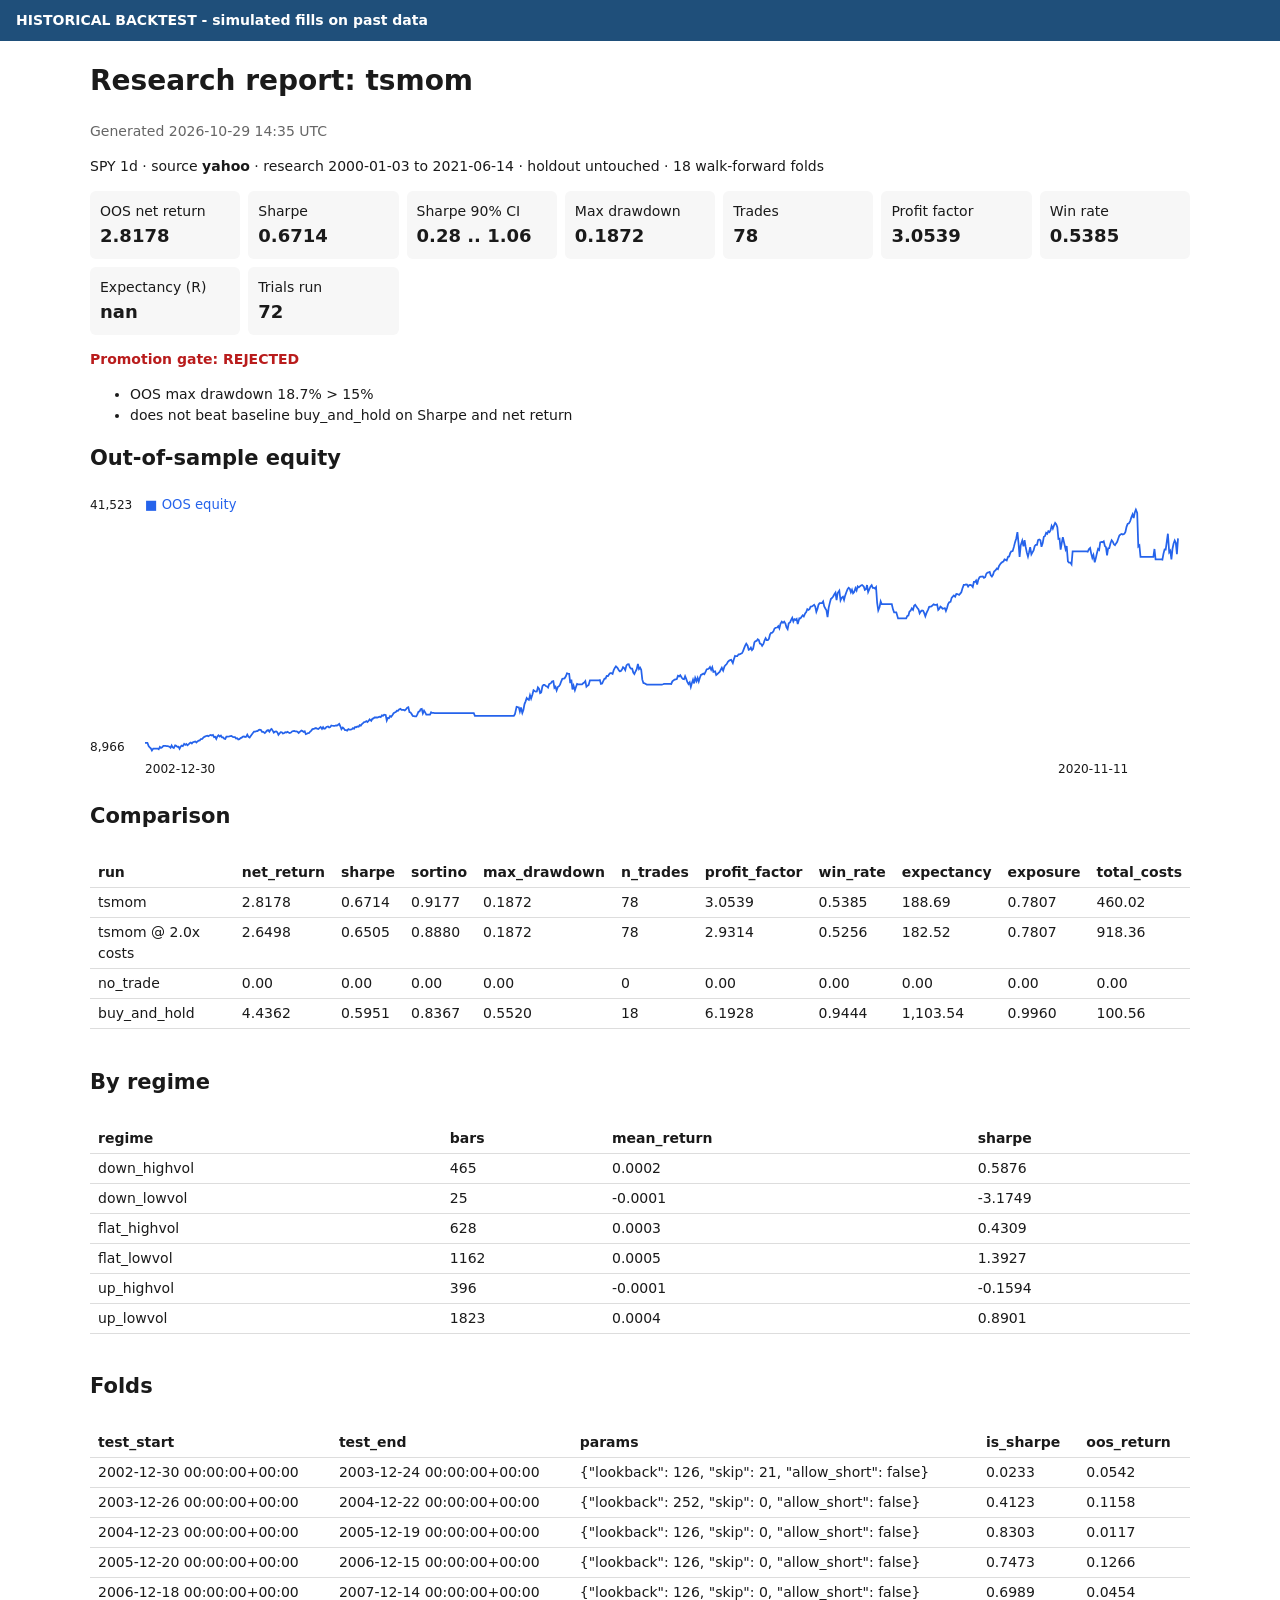
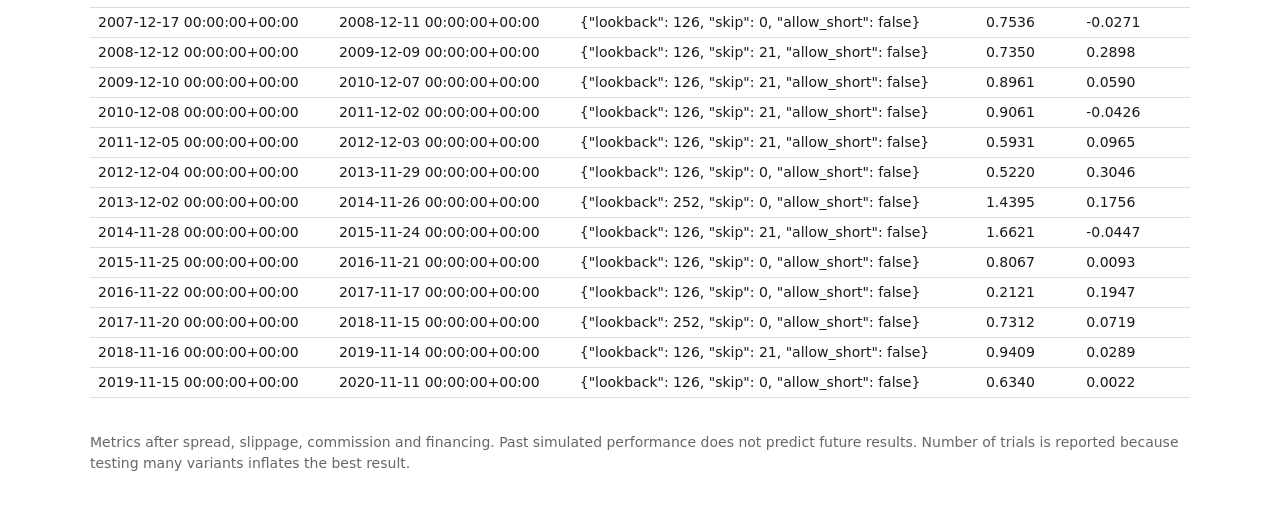
<file: docs/reports/research_tsmom.html>
<!doctype html><html><head><meta charset='utf-8'><meta name='viewport' content='width=device-width,initial-scale=1'><title>Research report: tsmom</title><style>
:root{--bg:#fff;--fg:#1a1a1a;--muted:#666;--line:#ddd;--card:#f7f7f7;--accent:#2563eb}
@media (prefers-color-scheme: dark){:root{--bg:#141414;--fg:#e8e8e8;--muted:#9a9a9a;--line:#333;--card:#1e1e1e;--accent:#60a5fa}}
body{font:14px/1.5 system-ui,sans-serif;background:var(--bg);color:var(--fg);margin:0;padding:0 16px 40px}
main{max-width:1100px;margin:auto}.banner{color:#fff;padding:10px 16px;margin:0 -16px 16px;font-weight:600}
table{border-collapse:collapse;width:100%;margin:8px 0 20px;font-variant-numeric:tabular-nums}
th,td{border-bottom:1px solid var(--line);padding:4px 8px;text-align:left;vertical-align:top}
.grid{display:grid;grid-template-columns:repeat(auto-fit,minmax(150px,1fr));gap:8px}
.card{background:var(--card);padding:10px;border-radius:6px}.card b{display:block;font-size:18px}
.pass{color:#15803d}.fail{color:#b91c1c}.muted{color:var(--muted)}svg{width:100%;height:auto}
.wrap{overflow-x:auto}
</style></head><body><div class='banner' style='background:#1f4f7a'>HISTORICAL BACKTEST - simulated fills on past data</div><main><h1>Research report: tsmom</h1><p class='muted'>Generated 2026-10-29 14:35 UTC</p><p>SPY 1d &middot; source <b>yahoo</b> &middot; research 2000-01-03 to 2021-06-14 &middot; holdout untouched &middot; 18 walk-forward folds</p><div class='grid'><div class='card'>OOS net return<b>2.8178</b></div><div class='card'>Sharpe<b>0.6714</b></div><div class='card'>Sharpe 90% CI<b>0.28 .. 1.06</b></div><div class='card'>Max drawdown<b>0.1872</b></div><div class='card'>Trades<b>78</b></div><div class='card'>Profit factor<b>3.0539</b></div><div class='card'>Win rate<b>0.5385</b></div><div class='card'>Expectancy (R)<b>nan</b></div><div class='card'>Trials run<b>72</b></div></div><p class='fail'><b>Promotion gate: REJECTED</b></p><ul><li>OOS max drawdown 18.7% &gt; 15%</li><li>does not beat baseline buy_and_hold on Sharpe and net return</li></ul><h2>Out-of-sample equity</h2><svg viewBox='0 0 1000 260' role='img' aria-label='equity curve'><text x='0' y='15' font-size='11' fill='currentColor'>41,523</text><text x='0' y='235' font-size='11' fill='currentColor'>8,966</text><text x='50' y='255' font-size='11' fill='currentColor'>2002-12-30</text><text x='880' y='255' font-size='11' fill='currentColor'>2020-11-11</text><text x='50' y='15' font-size='12'><tspan fill='var(--accent)'>&#9632; OOS equity</tspan> </text><polyline fill='none' stroke='var(--accent)' stroke-width='1.6' points='50.0,228.0 51.2,228.0 52.2,228.0 53.3,230.9 54.3,232.2 55.3,233.0 56.3,235.0 57.5,233.2 58.5,233.2 59.5,233.2 60.5,233.2 61.5,233.2 62.5,233.9 63.5,231.8 64.5,232.6 65.6,232.0 66.7,230.9 67.7,230.9 68.7,230.9 69.7,231.0 70.7,231.0 72.2,231.5 73.2,232.5 74.2,230.3 75.2,232.1 76.2,232.7 77.4,230.4 78.4,230.8 79.4,231.7 80.4,231.5 81.4,233.4 82.4,231.4 83.4,230.6 84.4,231.1 85.6,229.0 86.6,229.9 87.6,229.0 88.6,230.2 89.6,229.5 90.6,228.3 91.6,227.7 92.6,228.6 93.6,227.5 94.7,227.1 95.7,226.8 96.7,227.8 97.7,226.8 98.8,226.0 99.8,225.8 100.8,224.6 102.0,224.4 103.4,222.9 104.4,222.4 105.6,221.8 106.6,221.5 107.6,222.0 108.6,221.4 109.8,220.8 110.8,221.3 111.8,220.8 112.8,222.8 113.8,222.5 114.8,224.5 115.8,222.2 116.8,221.2 118.0,222.3 119.0,221.5 120.0,223.0 121.0,223.1 122.0,224.2 123.0,224.5 124.0,222.4 125.2,222.3 126.6,222.1 127.6,221.9 128.6,221.7 129.8,222.7 130.8,222.8 131.8,222.9 132.8,224.1 133.8,223.8 134.8,225.0 135.8,224.7 136.9,223.7 137.9,223.3 139.0,222.3 140.0,222.2 141.0,222.7 142.0,222.5 143.0,220.6 144.1,222.7 145.1,223.3 146.1,221.8 147.1,220.4 148.1,219.1 149.1,217.9 150.1,217.9 151.3,217.4 152.3,217.4 153.3,216.4 154.3,216.1 155.4,216.4 156.4,218.0 157.5,218.1 158.9,219.2 159.9,218.1 160.9,216.9 161.9,216.5 163.1,217.9 164.1,216.1 165.1,215.4 166.1,216.9 167.1,218.7 168.3,217.8 169.3,217.6 170.3,218.4 171.3,220.7 172.3,219.5 173.3,218.3 174.3,218.4 175.3,219.5 176.3,219.3 177.5,218.4 178.5,218.6 179.5,218.0 180.5,218.7 181.5,219.2 182.7,218.7 183.7,217.7 184.7,217.3 185.7,217.2 186.7,217.7 187.7,217.6 188.7,218.0 189.7,219.1 190.7,218.1 192.2,216.8 193.2,217.3 194.2,218.2 195.2,217.6 196.2,220.1 197.2,219.8 198.2,219.2 199.2,219.1 200.2,217.8 201.2,216.9 202.2,215.6 203.4,215.4 204.4,214.9 205.4,214.6 206.4,215.2 207.6,215.5 208.7,214.5 209.7,213.6 210.9,215.4 211.9,213.8 212.9,215.2 213.9,215.0 214.9,213.6 216.4,213.2 217.4,214.0 218.4,213.6 219.4,212.3 220.4,212.5 221.4,212.7 222.4,212.7 223.6,212.1 224.6,212.3 225.6,211.6 226.6,210.8 227.6,213.0 228.6,215.6 229.8,214.1 230.8,215.1 231.8,216.5 232.8,216.5 233.8,216.9 234.9,215.6 236.0,216.1 237.0,216.1 238.0,215.7 239.0,214.6 240.0,215.3 241.0,213.6 242.0,213.9 243.0,213.2 244.2,213.5 245.2,212.0 246.2,212.4 247.2,211.0 248.2,210.1 249.2,209.1 250.2,209.0 251.2,208.3 252.2,209.2 253.2,208.1 254.2,206.7 255.7,208.0 256.7,206.2 257.7,205.8 258.7,205.0 259.9,205.0 261.2,205.0 262.2,204.7 263.3,204.2 264.3,204.7 265.3,203.0 266.3,203.5 267.4,202.4 268.8,202.7 269.8,207.7 270.8,205.4 271.8,205.6 272.8,203.6 273.8,204.3 275.0,202.7 276.0,201.1 277.0,200.5 278.0,200.1 279.0,198.8 280.0,198.9 281.0,197.7 282.2,197.1 283.2,198.1 284.2,198.1 285.2,198.1 286.2,198.6 287.4,197.5 288.4,196.0 289.4,195.6 290.4,200.1 291.4,200.4 292.4,201.8 293.4,203.6 294.4,203.7 295.4,203.9 296.6,204.0 297.6,202.2 298.6,199.8 299.6,199.5 300.6,197.4 301.6,197.1 302.6,201.3 303.7,198.8 304.7,200.3 305.7,202.3 306.7,202.3 308.1,202.3 309.1,202.3 310.1,200.3 311.1,200.9 312.2,200.9 313.4,201.0 314.5,201.0 315.5,201.0 316.6,201.0 317.6,201.0 318.6,201.0 319.6,201.0 320.8,201.0 321.8,201.0 322.8,201.0 323.8,201.0 325.3,201.0 326.3,201.0 327.3,201.0 328.3,201.0 329.3,201.0 330.3,201.0 331.3,201.0 332.3,201.0 333.3,201.0 334.5,201.0 335.5,201.0 336.5,201.0 337.5,201.0 338.5,201.0 339.5,201.0 340.7,201.0 341.7,201.0 342.7,201.0 343.7,201.0 344.7,201.0 345.7,201.0 346.7,201.0 347.7,201.0 348.9,201.0 349.9,203.5 350.9,203.5 351.9,203.5 352.9,203.5 353.9,203.5 354.9,203.5 355.9,203.5 356.9,203.5 358.0,203.5 359.0,203.5 360.0,203.5 361.1,203.5 362.1,203.5 363.1,203.5 364.1,203.5 365.6,203.5 366.7,203.5 367.8,203.5 368.9,203.5 369.9,203.5 370.9,203.5 371.9,203.5 373.1,203.5 374.1,203.5 375.1,203.5 376.1,203.5 377.1,203.5 378.1,203.5 379.1,203.5 380.1,203.5 381.3,203.5 382.3,203.5 383.3,203.5 384.3,203.5 385.3,203.5 386.3,201.9 387.8,195.3 388.8,195.6 389.8,195.8 390.8,199.6 391.8,195.9 393.0,200.9 394.0,198.1 395.0,192.8 396.0,190.3 397.0,187.3 398.0,188.4 399.0,189.0 400.0,184.7 401.0,187.8 402.2,184.1 403.2,180.2 404.2,180.9 405.2,181.5 406.2,181.3 407.2,177.5 408.2,178.7 409.2,182.8 410.2,182.2 411.3,176.6 412.3,175.4 413.3,175.3 414.4,176.4 415.4,176.8 416.4,177.8 417.4,174.7 419.0,173.8 420.0,172.3 421.2,172.0 422.2,178.1 423.2,177.0 424.2,180.4 425.4,177.1 426.4,176.5 427.4,174.9 428.4,172.1 429.4,169.8 430.4,169.6 431.4,169.4 432.6,167.5 433.6,164.8 434.6,165.1 435.6,165.2 436.6,173.7 437.6,170.5 438.6,179.5 439.6,176.1 440.8,180.3 441.8,177.2 442.8,174.5 443.8,174.8 444.8,174.8 446.3,174.8 447.3,174.8 448.3,173.9 449.3,173.2 450.3,171.9 451.3,177.1 452.3,176.1 453.3,175.4 454.5,171.2 455.5,171.2 456.5,171.2 457.5,171.2 458.5,171.2 459.5,171.2 460.5,171.2 461.5,171.2 462.5,171.2 463.5,171.0 464.5,174.5 465.6,174.2 466.7,171.6 467.7,169.7 468.7,169.7 469.7,167.3 470.9,167.4 471.9,165.7 472.9,164.7 474.1,164.7 475.1,165.4 476.1,161.9 477.1,159.9 478.1,158.5 479.5,159.9 480.5,161.6 481.5,163.0 482.5,162.8 483.6,161.5 484.6,159.2 485.6,160.0 486.6,161.9 487.7,157.6 488.7,156.7 489.8,156.5 490.8,159.3 491.8,160.5 492.9,160.6 493.9,164.1 494.9,165.5 495.9,163.2 497.0,161.1 498.1,156.4 499.1,160.9 500.1,159.7 501.1,161.6 502.1,170.6 503.1,173.6 504.2,173.9 505.2,174.5 506.2,175.1 507.3,175.1 508.3,175.1 509.3,175.1 510.3,175.1 511.4,175.1 512.4,175.1 513.4,175.1 514.4,175.1 515.4,175.1 516.4,175.1 517.4,175.1 518.8,175.1 519.9,175.1 520.9,174.8 521.9,174.4 523.0,174.4 524.2,174.4 525.2,174.4 526.3,174.4 527.3,174.4 528.4,174.5 529.4,172.1 530.4,171.4 531.5,170.6 532.5,170.3 533.5,170.1 534.5,167.0 535.6,167.6 536.6,166.6 538.0,168.9 539.0,170.0 540.0,170.2 541.0,167.4 542.0,169.9 543.0,172.7 544.1,174.6 545.2,173.0 546.2,177.2 547.2,173.7 548.2,170.6 549.2,174.0 550.2,169.0 551.4,172.0 552.4,169.0 553.4,172.2 554.4,168.8 555.4,166.2 556.4,165.8 557.5,165.0 558.5,165.7 559.6,163.6 560.6,161.1 561.6,161.0 562.6,160.5 563.6,159.1 564.7,161.7 565.7,159.4 566.7,163.5 568.3,163.1 569.3,166.4 570.3,165.6 571.4,164.5 572.4,163.5 573.4,161.6 574.4,159.8 575.6,162.3 576.8,158.6 577.8,157.3 578.8,156.4 579.9,154.3 580.9,153.4 581.9,152.9 582.9,152.6 584.4,155.5 585.4,151.9 586.4,149.0 587.4,149.3 588.4,149.3 589.6,147.6 590.6,147.6 591.6,147.0 592.6,146.7 593.6,144.9 594.6,142.2 595.6,139.7 596.6,137.9 597.8,139.7 598.8,143.4 599.8,143.0 600.8,141.4 601.8,143.7 602.8,142.6 604.0,136.8 605.0,135.5 606.0,135.4 607.0,133.8 608.0,134.6 609.0,137.8 610.0,138.1 611.0,139.9 612.2,138.1 613.2,135.0 614.2,132.9 615.2,134.7 616.2,134.7 617.2,133.4 618.2,129.5 619.2,128.0 620.3,127.8 621.3,126.7 622.3,124.1 623.3,123.4 624.7,123.2 625.7,121.9 626.7,124.0 627.7,119.9 628.9,117.8 630.0,118.9 631.1,117.8 632.2,119.6 633.2,123.1 634.2,124.7 635.2,119.4 636.4,118.6 637.4,116.3 638.4,114.4 639.4,117.8 640.4,115.6 641.4,116.2 642.4,115.4 643.4,120.1 644.9,114.8 645.9,114.9 646.9,113.4 647.9,112.1 648.9,113.1 650.1,110.4 651.1,109.2 652.1,106.5 653.1,107.2 654.1,106.5 655.1,104.2 656.3,104.1 657.3,103.3 658.3,102.6 659.3,104.2 660.3,109.0 661.3,106.3 662.3,102.4 663.3,101.1 664.5,101.1 665.5,101.0 666.5,99.5 667.5,104.0 668.5,105.9 669.5,107.5 670.5,113.8 671.5,105.3 672.5,101.0 673.5,97.3 674.6,96.3 675.6,95.0 676.7,93.0 677.7,91.5 678.7,98.4 679.7,91.8 681.2,89.6 682.3,98.4 683.3,96.2 684.5,95.2 685.5,98.1 686.5,94.2 687.5,91.4 688.7,88.4 689.7,87.0 690.7,87.9 691.7,91.2 692.7,88.9 693.7,92.1 694.7,91.0 695.9,87.4 696.9,89.5 697.9,85.8 698.9,86.7 699.9,85.8 700.9,85.0 701.9,84.5 703.4,85.9 704.4,89.0 705.4,88.3 706.4,84.6 707.4,91.0 708.5,88.4 709.6,85.8 710.6,84.7 711.6,87.1 712.6,87.1 713.6,87.8 714.6,86.5 715.6,100.9 716.6,107.6 717.8,104.6 718.8,99.4 719.8,102.0 720.8,102.0 721.8,102.0 722.8,102.0 723.8,102.0 724.8,102.0 725.8,102.0 726.8,102.0 727.8,102.0 728.9,102.0 730.0,106.7 731.0,109.4 732.0,109.4 733.0,109.4 734.6,114.9 735.6,114.9 736.8,114.9 737.8,114.9 738.8,114.9 739.8,114.9 741.0,114.9 742.0,114.9 743.0,112.7 744.0,112.3 745.0,108.7 746.0,107.9 747.1,105.8 748.2,107.2 749.2,103.5 750.2,102.6 751.2,104.0 752.2,105.4 753.2,106.7 754.2,110.3 755.2,108.6 756.4,107.7 757.4,107.9 758.4,110.1 759.4,113.0 760.4,110.1 761.8,107.1 762.9,104.4 763.9,104.2 764.9,104.0 765.9,103.0 766.9,102.1 767.9,102.6 768.9,102.7 770.1,102.2 771.1,107.2 772.1,106.1 773.1,104.2 774.1,105.0 775.1,106.1 776.1,105.9 777.1,105.5 778.1,108.2 779.1,105.5 780.1,101.9 781.1,100.2 782.3,99.9 783.3,96.2 784.3,95.1 785.3,94.0 786.5,95.2 787.6,92.7 788.6,92.8 790.1,93.6 791.1,92.4 792.1,91.2 793.1,87.8 794.3,84.4 795.3,84.5 796.3,84.0 797.3,84.1 798.3,86.0 799.3,84.6 800.3,84.4 801.3,84.8 802.5,86.3 803.5,81.8 804.5,81.8 805.5,80.5 806.5,84.1 807.5,79.9 808.7,77.4 809.7,77.0 810.7,77.0 811.7,76.8 812.7,78.1 813.8,77.5 814.8,74.4 815.9,73.2 816.9,73.1 817.9,72.7 818.9,75.7 819.9,76.9 820.9,75.3 821.9,72.3 823.3,71.1 824.4,69.5 825.4,70.2 826.4,67.2 827.4,65.7 828.4,64.5 829.4,63.7 830.4,63.2 831.4,61.3 832.4,61.7 833.4,62.2 834.6,58.9 835.6,58.6 836.6,55.4 837.6,53.9 838.8,53.7 839.9,49.9 840.9,45.8 842.1,42.0 843.1,36.4 844.1,46.4 845.1,59.0 846.1,48.5 847.5,44.2 848.6,49.3 849.6,43.7 850.6,49.9 851.6,54.8 852.7,58.7 853.7,54.7 854.7,50.2 855.8,56.7 856.8,54.9 857.8,53.1 858.8,49.3 859.8,48.0 860.9,48.0 861.9,43.7 863.0,43.1 864.0,43.8 865.0,49.8 866.1,46.4 867.1,40.7 868.1,40.2 869.2,37.1 870.2,38.0 871.2,35.6 872.2,36.5 873.2,34.9 874.2,30.8 875.3,33.3 876.4,30.3 877.4,28.1 878.4,29.3 879.4,31.9 880.4,42.7 881.4,42.4 882.4,52.4 883.4,46.4 884.4,41.1 885.4,45.4 886.9,52.1 887.9,49.2 889.0,63.1 890.0,64.1 891.2,64.1 892.3,65.8 893.3,54.0 894.4,54.0 895.5,54.0 896.5,54.0 897.5,54.0 898.5,54.0 900.0,54.0 901.0,54.0 902.0,54.0 903.0,54.0 904.0,54.0 905.0,54.0 906.0,54.0 907.0,54.3 908.2,51.9 909.2,50.9 910.2,56.0 911.2,59.8 912.2,57.2 913.4,64.0 914.4,60.1 915.4,55.6 916.4,51.7 917.4,52.7 918.4,45.8 919.6,45.3 920.6,45.7 921.6,44.8 922.6,49.1 923.6,50.1 924.6,57.6 925.6,51.1 926.6,51.0 927.8,46.4 928.8,43.9 929.8,45.1 930.8,47.5 931.8,48.3 932.8,46.7 933.8,45.3 934.8,42.3 935.8,39.5 936.8,38.7 937.9,38.2 938.9,38.7 940.3,38.1 941.3,36.3 942.3,31.7 943.3,29.0 944.5,28.5 945.6,26.4 946.6,23.3 947.8,20.4 948.8,23.7 949.8,18.6 950.8,16.0 952.0,19.0 953.0,49.5 954.0,48.5 955.0,59.0 956.0,59.0 957.0,59.0 958.0,59.0 959.5,59.0 960.5,59.0 961.5,59.0 962.5,59.0 963.5,59.0 964.5,59.0 965.7,59.0 966.7,59.0 967.7,51.8 968.7,61.2 969.7,61.2 970.7,61.2 971.9,61.2 972.9,61.2 973.9,61.2 974.9,61.5 975.9,56.0 976.9,52.3 977.9,52.4 978.9,45.1 979.9,37.9 981.1,54.8 982.1,53.4 983.1,61.2 984.1,51.6 985.1,46.8 986.1,44.1 987.1,46.2 988.1,56.6 989.1,42.2'/></svg><h2>Comparison</h2><div class='wrap'><table><tr><th>run</th><th>net_return</th><th>sharpe</th><th>sortino</th><th>max_drawdown</th><th>n_trades</th><th>profit_factor</th><th>win_rate</th><th>expectancy</th><th>exposure</th><th>total_costs</th></tr><tr><td>tsmom</td><td>2.8178</td><td>0.6714</td><td>0.9177</td><td>0.1872</td><td>78</td><td>3.0539</td><td>0.5385</td><td>188.69</td><td>0.7807</td><td>460.02</td></tr><tr><td>tsmom @ 2.0x costs</td><td>2.6498</td><td>0.6505</td><td>0.8880</td><td>0.1872</td><td>78</td><td>2.9314</td><td>0.5256</td><td>182.52</td><td>0.7807</td><td>918.36</td></tr><tr><td>no_trade</td><td>0.00</td><td>0.00</td><td>0.00</td><td>0.00</td><td>0</td><td>0.00</td><td>0.00</td><td>0.00</td><td>0.00</td><td>0.00</td></tr><tr><td>buy_and_hold</td><td>4.4362</td><td>0.5951</td><td>0.8367</td><td>0.5520</td><td>18</td><td>6.1928</td><td>0.9444</td><td>1,103.54</td><td>0.9960</td><td>100.56</td></tr></table></div><h2>By regime</h2><div class='wrap'><table><tr><th>regime</th><th>bars</th><th>mean_return</th><th>sharpe</th></tr><tr><td>down_highvol</td><td>465</td><td>0.0002</td><td>0.5876</td></tr><tr><td>down_lowvol</td><td>25</td><td>-0.0001</td><td>-3.1749</td></tr><tr><td>flat_highvol</td><td>628</td><td>0.0003</td><td>0.4309</td></tr><tr><td>flat_lowvol</td><td>1162</td><td>0.0005</td><td>1.3927</td></tr><tr><td>up_highvol</td><td>396</td><td>-0.0001</td><td>-0.1594</td></tr><tr><td>up_lowvol</td><td>1823</td><td>0.0004</td><td>0.8901</td></tr></table></div><h2>Folds</h2><div class='wrap'><table><tr><th>test_start</th><th>test_end</th><th>params</th><th>is_sharpe</th><th>oos_return</th></tr><tr><td>2002-12-30 00:00:00+00:00</td><td>2003-12-24 00:00:00+00:00</td><td>{&quot;lookback&quot;: 126, &quot;skip&quot;: 21, &quot;allow_short&quot;: false}</td><td>0.0233</td><td>0.0542</td></tr><tr><td>2003-12-26 00:00:00+00:00</td><td>2004-12-22 00:00:00+00:00</td><td>{&quot;lookback&quot;: 252, &quot;skip&quot;: 0, &quot;allow_short&quot;: false}</td><td>0.4123</td><td>0.1158</td></tr><tr><td>2004-12-23 00:00:00+00:00</td><td>2005-12-19 00:00:00+00:00</td><td>{&quot;lookback&quot;: 126, &quot;skip&quot;: 0, &quot;allow_short&quot;: false}</td><td>0.8303</td><td>0.0117</td></tr><tr><td>2005-12-20 00:00:00+00:00</td><td>2006-12-15 00:00:00+00:00</td><td>{&quot;lookback&quot;: 126, &quot;skip&quot;: 0, &quot;allow_short&quot;: false}</td><td>0.7473</td><td>0.1266</td></tr><tr><td>2006-12-18 00:00:00+00:00</td><td>2007-12-14 00:00:00+00:00</td><td>{&quot;lookback&quot;: 126, &quot;skip&quot;: 0, &quot;allow_short&quot;: false}</td><td>0.6989</td><td>0.0454</td></tr><tr><td>2007-12-17 00:00:00+00:00</td><td>2008-12-11 00:00:00+00:00</td><td>{&quot;lookback&quot;: 126, &quot;skip&quot;: 0, &quot;allow_short&quot;: false}</td><td>0.7536</td><td>-0.0271</td></tr><tr><td>2008-12-12 00:00:00+00:00</td><td>2009-12-09 00:00:00+00:00</td><td>{&quot;lookback&quot;: 126, &quot;skip&quot;: 21, &quot;allow_short&quot;: false}</td><td>0.7350</td><td>0.2898</td></tr><tr><td>2009-12-10 00:00:00+00:00</td><td>2010-12-07 00:00:00+00:00</td><td>{&quot;lookback&quot;: 126, &quot;skip&quot;: 21, &quot;allow_short&quot;: false}</td><td>0.8961</td><td>0.0590</td></tr><tr><td>2010-12-08 00:00:00+00:00</td><td>2011-12-02 00:00:00+00:00</td><td>{&quot;lookback&quot;: 126, &quot;skip&quot;: 21, &quot;allow_short&quot;: false}</td><td>0.9061</td><td>-0.0426</td></tr><tr><td>2011-12-05 00:00:00+00:00</td><td>2012-12-03 00:00:00+00:00</td><td>{&quot;lookback&quot;: 126, &quot;skip&quot;: 21, &quot;allow_short&quot;: false}</td><td>0.5931</td><td>0.0965</td></tr><tr><td>2012-12-04 00:00:00+00:00</td><td>2013-11-29 00:00:00+00:00</td><td>{&quot;lookback&quot;: 126, &quot;skip&quot;: 0, &quot;allow_short&quot;: false}</td><td>0.5220</td><td>0.3046</td></tr><tr><td>2013-12-02 00:00:00+00:00</td><td>2014-11-26 00:00:00+00:00</td><td>{&quot;lookback&quot;: 252, &quot;skip&quot;: 0, &quot;allow_short&quot;: false}</td><td>1.4395</td><td>0.1756</td></tr><tr><td>2014-11-28 00:00:00+00:00</td><td>2015-11-24 00:00:00+00:00</td><td>{&quot;lookback&quot;: 126, &quot;skip&quot;: 21, &quot;allow_short&quot;: false}</td><td>1.6621</td><td>-0.0447</td></tr><tr><td>2015-11-25 00:00:00+00:00</td><td>2016-11-21 00:00:00+00:00</td><td>{&quot;lookback&quot;: 126, &quot;skip&quot;: 0, &quot;allow_short&quot;: false}</td><td>0.8067</td><td>0.0093</td></tr><tr><td>2016-11-22 00:00:00+00:00</td><td>2017-11-17 00:00:00+00:00</td><td>{&quot;lookback&quot;: 126, &quot;skip&quot;: 0, &quot;allow_short&quot;: false}</td><td>0.2121</td><td>0.1947</td></tr><tr><td>2017-11-20 00:00:00+00:00</td><td>2018-11-15 00:00:00+00:00</td><td>{&quot;lookback&quot;: 252, &quot;skip&quot;: 0, &quot;allow_short&quot;: false}</td><td>0.7312</td><td>0.0719</td></tr><tr><td>2018-11-16 00:00:00+00:00</td><td>2019-11-14 00:00:00+00:00</td><td>{&quot;lookback&quot;: 126, &quot;skip&quot;: 21, &quot;allow_short&quot;: false}</td><td>0.9409</td><td>0.0289</td></tr><tr><td>2019-11-15 00:00:00+00:00</td><td>2020-11-11 00:00:00+00:00</td><td>{&quot;lookback&quot;: 126, &quot;skip&quot;: 0, &quot;allow_short&quot;: false}</td><td>0.6340</td><td>0.0022</td></tr></table></div><p class='muted'>Metrics after spread, slippage, commission and financing. Past simulated performance does not predict future results. Number of trials is reported because testing many variants inflates the best result.</p></main></body></html>
</file>
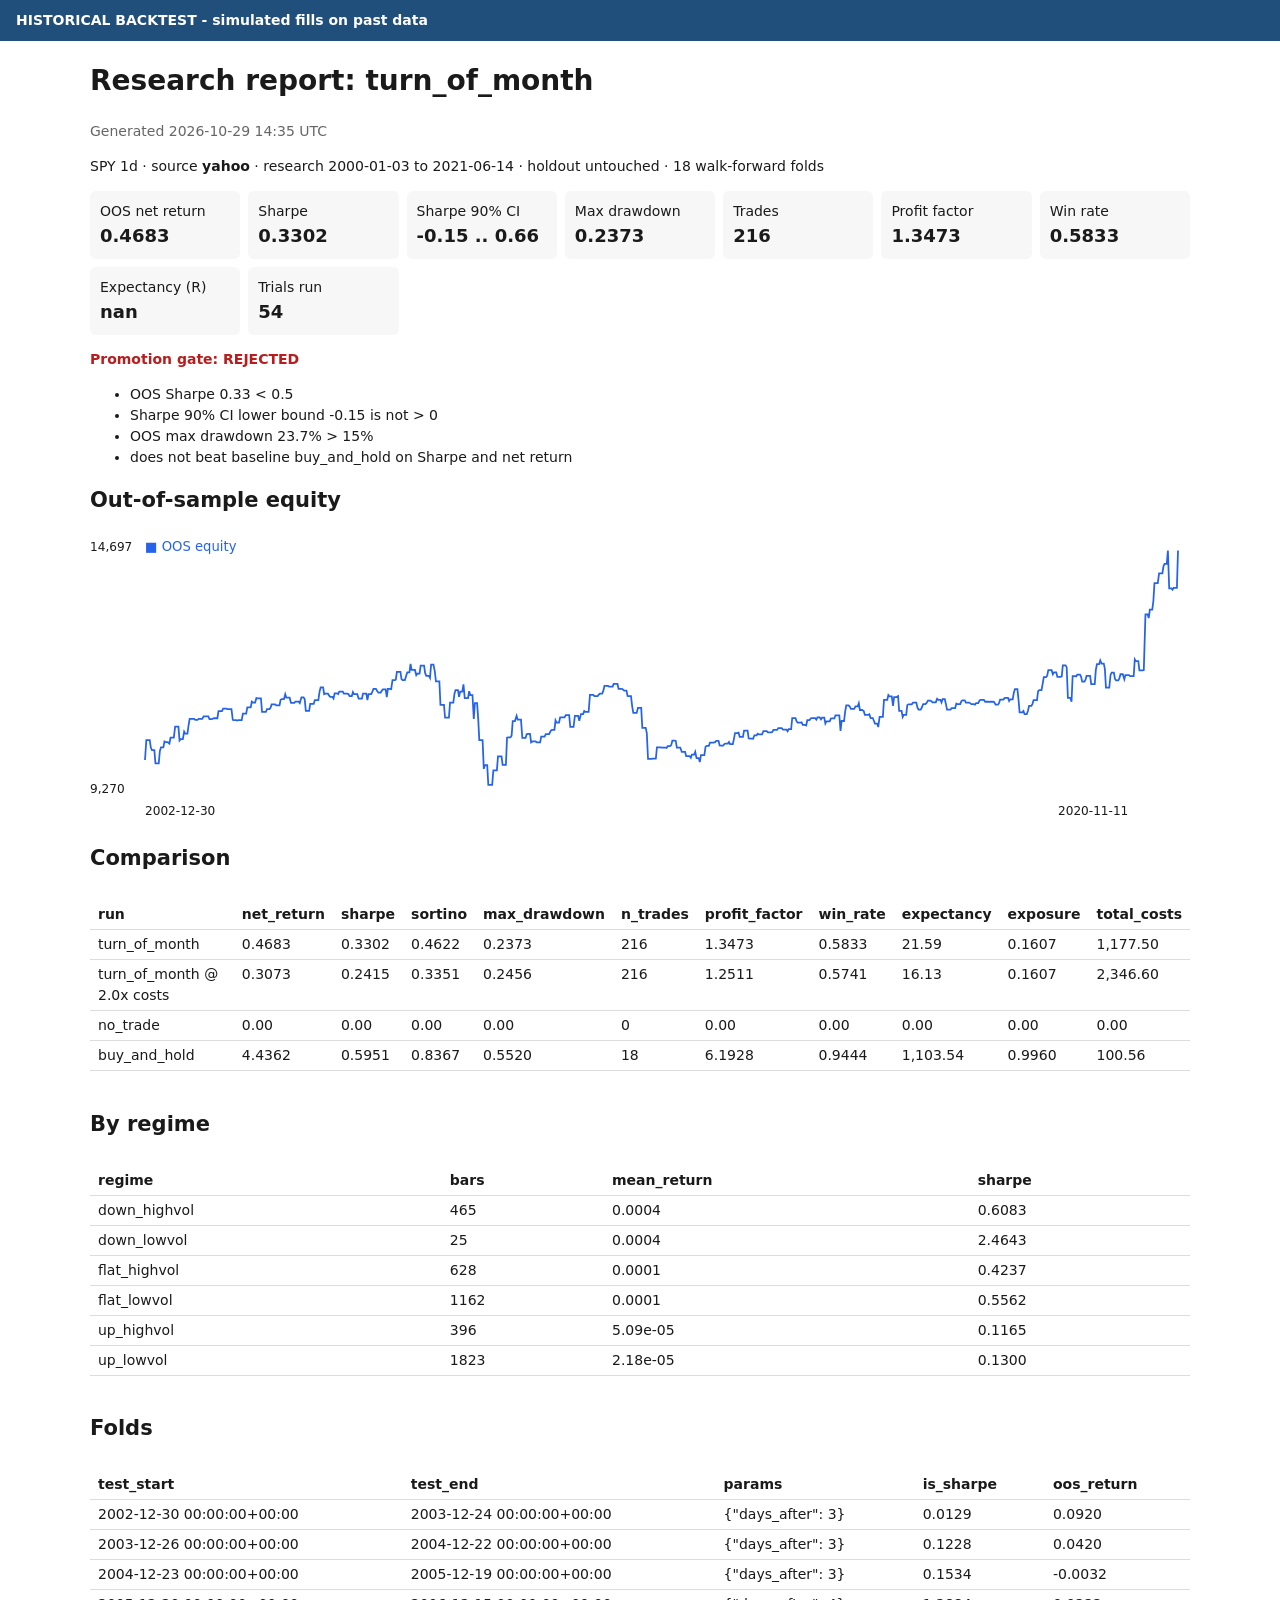
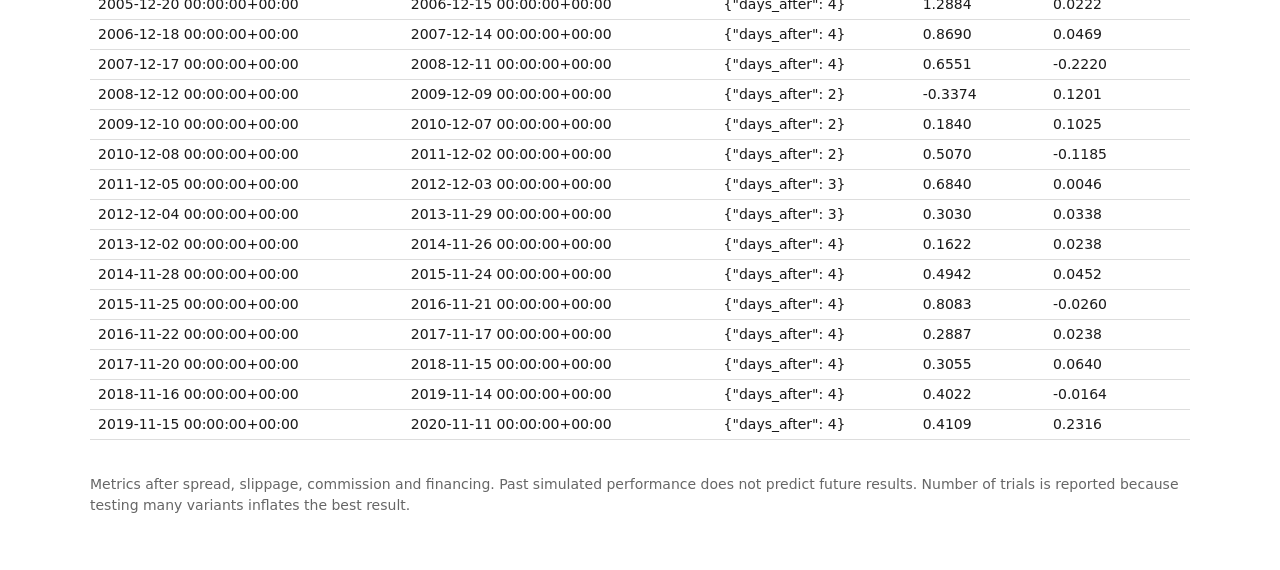
<file: docs/reports/research_turn_of_month.html>
<!doctype html><html><head><meta charset='utf-8'><meta name='viewport' content='width=device-width,initial-scale=1'><title>Research report: turn_of_month</title><style>
:root{--bg:#fff;--fg:#1a1a1a;--muted:#666;--line:#ddd;--card:#f7f7f7;--accent:#2563eb}
@media (prefers-color-scheme: dark){:root{--bg:#141414;--fg:#e8e8e8;--muted:#9a9a9a;--line:#333;--card:#1e1e1e;--accent:#60a5fa}}
body{font:14px/1.5 system-ui,sans-serif;background:var(--bg);color:var(--fg);margin:0;padding:0 16px 40px}
main{max-width:1100px;margin:auto}.banner{color:#fff;padding:10px 16px;margin:0 -16px 16px;font-weight:600}
table{border-collapse:collapse;width:100%;margin:8px 0 20px;font-variant-numeric:tabular-nums}
th,td{border-bottom:1px solid var(--line);padding:4px 8px;text-align:left;vertical-align:top}
.grid{display:grid;grid-template-columns:repeat(auto-fit,minmax(150px,1fr));gap:8px}
.card{background:var(--card);padding:10px;border-radius:6px}.card b{display:block;font-size:18px}
.pass{color:#15803d}.fail{color:#b91c1c}.muted{color:var(--muted)}svg{width:100%;height:auto}
.wrap{overflow-x:auto}
</style></head><body><div class='banner' style='background:#1f4f7a'>HISTORICAL BACKTEST - simulated fills on past data</div><main><h1>Research report: turn_of_month</h1><p class='muted'>Generated 2026-10-29 14:35 UTC</p><p>SPY 1d &middot; source <b>yahoo</b> &middot; research 2000-01-03 to 2021-06-14 &middot; holdout untouched &middot; 18 walk-forward folds</p><div class='grid'><div class='card'>OOS net return<b>0.4683</b></div><div class='card'>Sharpe<b>0.3302</b></div><div class='card'>Sharpe 90% CI<b>-0.15 .. 0.66</b></div><div class='card'>Max drawdown<b>0.2373</b></div><div class='card'>Trades<b>216</b></div><div class='card'>Profit factor<b>1.3473</b></div><div class='card'>Win rate<b>0.5833</b></div><div class='card'>Expectancy (R)<b>nan</b></div><div class='card'>Trials run<b>54</b></div></div><p class='fail'><b>Promotion gate: REJECTED</b></p><ul><li>OOS Sharpe 0.33 &lt; 0.5</li><li>Sharpe 90% CI lower bound -0.15 is not &gt; 0</li><li>OOS max drawdown 23.7% &gt; 15%</li><li>does not beat baseline buy_and_hold on Sharpe and net return</li></ul><h2>Out-of-sample equity</h2><svg viewBox='0 0 1000 260' role='img' aria-label='equity curve'><text x='0' y='15' font-size='11' fill='currentColor'>14,697</text><text x='0' y='235' font-size='11' fill='currentColor'>9,270</text><text x='50' y='255' font-size='11' fill='currentColor'>2002-12-30</text><text x='880' y='255' font-size='11' fill='currentColor'>2020-11-11</text><text x='50' y='15' font-size='12'><tspan fill='var(--accent)'>&#9632; OOS equity</tspan> </text><polyline fill='none' stroke='var(--accent)' stroke-width='1.6' points='50.0,205.4 51.2,187.4 52.2,187.4 53.3,187.4 54.3,187.4 55.3,194.1 56.3,196.5 57.5,196.5 58.5,196.5 59.5,208.5 60.5,208.5 61.5,208.5 62.5,208.5 63.5,197.4 64.5,194.0 65.6,194.0 66.7,194.0 67.7,188.6 68.7,189.3 69.7,189.3 70.7,189.3 72.2,190.5 73.2,185.2 74.2,185.2 75.2,185.2 76.2,185.2 77.4,175.1 78.4,175.1 79.4,175.1 80.4,175.1 81.4,187.7 82.4,186.5 83.4,186.5 84.4,186.5 85.6,179.7 86.6,181.5 87.6,181.5 88.6,181.5 89.6,174.0 90.6,168.0 91.6,168.0 92.6,168.0 93.6,168.0 94.7,168.0 95.7,169.0 96.7,169.0 97.7,169.0 98.8,168.1 99.8,168.1 100.8,168.1 102.0,168.1 103.4,165.7 104.4,165.9 105.6,165.9 106.6,165.9 107.6,165.9 108.6,168.3 109.8,168.3 110.8,168.3 111.8,167.7 112.8,167.5 113.8,167.5 114.8,167.5 115.8,167.5 116.8,161.0 118.0,161.0 119.0,161.0 120.0,161.0 121.0,158.8 122.0,158.8 123.0,158.8 124.0,158.8 125.2,159.3 126.6,159.3 127.6,159.3 128.6,159.3 129.8,169.0 130.8,169.3 131.8,169.3 132.8,169.3 133.8,169.6 134.8,169.3 135.8,169.3 136.9,169.3 137.9,169.3 139.0,163.3 140.0,163.3 141.0,163.3 142.0,163.3 143.0,157.7 144.1,157.7 145.1,157.7 146.1,157.7 147.1,152.4 148.1,153.2 149.1,153.2 150.1,153.2 151.3,149.1 152.3,149.5 153.3,149.5 154.3,149.5 155.4,149.5 156.4,161.7 157.5,161.7 158.9,161.7 159.9,161.7 160.9,159.2 161.9,159.2 163.1,159.2 164.1,158.0 165.1,154.9 166.1,154.9 167.1,154.9 168.3,154.9 169.3,155.9 170.3,155.9 171.3,155.9 172.3,155.9 173.3,150.7 174.3,150.1 175.3,150.1 176.3,150.1 177.5,145.6 178.5,148.8 179.5,148.8 180.5,148.8 181.5,148.8 182.7,153.6 183.7,153.6 184.7,153.6 185.7,153.6 186.7,152.4 187.7,152.4 188.7,152.4 189.7,152.4 190.7,153.7 192.2,148.6 193.2,148.6 194.2,148.6 195.2,150.3 196.2,160.8 197.2,160.8 198.2,160.8 199.2,160.8 200.2,154.4 201.2,154.4 202.2,154.4 203.4,154.4 204.4,151.0 205.4,151.0 206.4,151.0 207.6,151.0 208.7,143.3 209.7,139.5 210.9,139.5 211.9,139.5 212.9,145.6 213.9,145.2 214.9,145.2 216.4,145.2 217.4,147.0 218.4,148.1 219.4,148.1 220.4,148.1 221.4,149.6 222.4,144.9 223.6,144.9 224.6,144.9 225.6,145.6 226.6,143.2 227.6,143.2 228.6,143.2 229.8,143.2 230.8,145.2 231.8,145.2 232.8,145.2 233.8,145.2 234.9,145.5 236.0,147.3 237.0,147.3 238.0,147.3 239.0,143.7 240.0,145.6 241.0,145.6 242.0,145.6 243.0,145.6 244.2,149.7 245.2,149.7 246.2,149.7 247.2,149.7 248.2,145.1 249.2,145.1 250.2,145.1 251.2,145.1 252.2,151.0 253.2,145.5 254.2,145.5 255.7,145.5 256.7,143.3 257.7,140.8 258.7,140.8 259.9,140.8 261.2,143.0 262.2,144.2 263.3,144.2 264.3,144.2 265.3,142.3 266.3,141.3 267.4,141.3 268.8,141.3 269.8,148.3 270.8,140.8 271.8,140.8 272.8,140.8 273.8,141.1 275.0,132.9 276.0,132.9 277.0,132.9 278.0,132.4 279.0,125.3 280.0,125.3 281.0,125.3 282.2,125.3 283.2,131.9 284.2,132.8 285.2,132.8 286.2,132.8 287.4,129.0 288.4,125.9 289.4,125.9 290.4,125.9 291.4,118.1 292.4,123.6 293.4,123.6 294.4,123.6 295.4,123.6 296.6,128.4 297.6,127.0 298.6,127.0 299.6,127.0 300.6,119.6 301.6,119.6 302.6,119.6 303.7,119.6 304.7,126.5 305.7,128.9 306.7,128.9 308.1,128.9 309.1,130.8 310.1,118.8 311.1,118.8 312.2,118.8 313.4,124.4 314.5,134.0 315.5,134.0 316.6,134.0 317.6,134.0 318.6,155.3 319.6,155.3 320.8,155.3 321.8,155.3 322.8,167.0 323.8,167.0 325.3,167.0 326.3,167.0 327.3,153.3 328.3,153.3 329.3,153.3 330.3,153.3 331.3,145.4 332.3,141.9 333.3,141.9 334.5,141.9 335.5,148.0 336.5,143.2 337.5,143.2 338.5,143.2 339.5,136.6 340.7,149.1 341.7,149.1 342.7,149.1 343.7,149.1 344.7,142.9 345.7,146.4 346.7,146.4 347.7,146.4 348.9,168.1 349.9,153.8 350.9,153.8 351.9,153.8 352.9,167.6 353.9,187.3 354.9,187.3 355.9,187.3 356.9,187.3 358.0,213.5 359.0,210.1 360.0,210.1 361.1,210.1 362.1,228.0 363.1,228.0 364.1,228.0 365.6,228.0 366.7,214.9 367.8,214.9 368.9,214.9 369.9,214.9 370.9,202.1 371.9,202.1 373.1,202.1 374.1,202.1 375.1,209.8 376.1,209.8 377.1,209.8 378.1,209.8 379.1,185.2 380.1,184.9 381.3,184.9 382.3,184.9 383.3,183.1 384.3,170.1 385.3,170.1 386.3,170.1 387.8,165.3 388.8,168.7 389.8,168.7 390.8,168.7 391.8,168.7 393.0,185.3 394.0,185.3 395.0,185.3 396.0,185.3 397.0,182.1 398.0,181.8 399.0,181.8 400.0,181.8 401.0,189.5 402.2,188.6 403.2,188.6 404.2,188.6 405.2,188.6 406.2,189.4 407.2,189.4 408.2,189.4 409.2,189.4 410.2,184.1 411.3,184.1 412.3,184.1 413.3,184.1 414.4,182.0 415.4,182.0 416.4,182.0 417.4,182.0 419.0,178.7 420.0,178.0 421.2,178.0 422.2,178.0 423.2,169.4 424.2,171.4 425.4,171.4 426.4,171.4 427.4,166.6 428.4,166.6 429.4,166.6 430.4,166.6 431.4,166.6 432.6,164.6 433.6,164.6 434.6,164.6 435.6,164.6 436.6,175.4 437.6,175.4 438.6,175.4 439.6,175.4 440.8,165.4 441.8,165.4 442.8,165.4 443.8,165.4 444.8,169.9 446.3,163.7 447.3,163.7 448.3,163.7 449.3,160.9 450.3,161.8 451.3,161.8 452.3,161.8 453.3,161.8 454.5,146.2 455.5,146.2 456.5,146.2 457.5,146.2 458.5,147.3 459.5,147.3 460.5,147.3 461.5,147.3 462.5,146.0 463.5,145.2 464.5,145.2 465.6,145.2 466.7,142.4 467.7,138.1 468.7,138.1 469.7,138.1 470.9,138.1 471.9,138.8 472.9,138.8 474.1,138.8 475.1,138.8 476.1,136.2 477.1,136.2 478.1,136.2 479.5,136.2 480.5,140.7 481.5,140.7 482.5,140.7 483.6,140.7 484.6,141.5 485.6,142.4 486.6,142.4 487.7,142.4 488.7,147.2 489.8,147.4 490.8,147.4 491.8,147.4 492.9,156.7 493.9,162.6 494.9,162.6 495.9,162.6 497.0,162.6 498.1,158.1 499.1,158.1 500.1,158.1 501.1,158.1 502.1,176.2 503.1,176.2 504.2,176.2 505.2,176.2 506.2,181.3 507.3,204.5 508.3,204.5 509.3,204.5 510.3,204.5 511.4,204.3 512.4,204.3 513.4,204.3 514.4,204.3 515.4,193.9 516.4,193.9 517.4,193.9 518.8,193.9 519.9,194.1 520.9,194.1 521.9,194.1 523.0,194.1 524.2,194.5 525.2,192.9 526.3,192.9 527.3,192.9 528.4,191.9 529.4,187.9 530.4,187.9 531.5,187.9 532.5,188.1 533.5,194.1 534.5,194.1 535.6,194.1 536.6,194.1 538.0,198.1 539.0,198.1 540.0,198.1 541.0,198.1 542.0,202.0 543.0,202.0 544.1,202.0 545.2,202.0 546.2,203.4 547.2,200.5 548.2,200.5 549.2,200.5 550.2,198.0 551.4,203.8 552.4,203.8 553.4,203.8 554.4,207.3 555.4,201.0 556.4,201.0 557.5,201.0 558.5,201.0 559.6,193.3 560.6,192.6 561.6,192.6 562.6,192.6 563.6,189.6 564.7,189.6 565.7,189.6 566.7,189.6 568.3,189.2 569.3,188.0 570.3,188.0 571.4,188.0 572.4,192.2 573.4,192.4 574.4,192.4 575.6,192.4 576.8,190.9 577.8,190.5 578.8,190.5 579.9,190.5 580.9,189.1 581.9,191.1 582.9,191.1 584.4,191.1 585.4,186.3 586.4,181.0 587.4,181.0 588.4,181.0 589.6,180.6 590.6,184.4 591.6,184.4 592.6,184.4 593.6,184.4 594.6,178.8 595.6,178.8 596.6,178.8 597.8,178.8 598.8,185.8 599.8,186.0 600.8,186.0 601.8,186.0 602.8,186.1 604.0,183.0 605.0,183.0 606.0,183.0 607.0,181.5 608.0,182.2 609.0,182.2 610.0,182.2 611.0,182.2 612.2,179.1 613.2,179.1 614.2,179.1 615.2,179.1 616.2,180.3 617.2,180.3 618.2,180.3 619.2,180.3 620.3,180.0 621.3,178.1 622.3,178.1 623.3,178.1 624.7,178.1 625.7,176.5 626.7,176.5 627.7,176.5 628.9,176.5 630.0,177.9 631.1,177.9 632.2,177.9 633.2,177.9 634.2,179.3 635.2,177.3 636.4,177.3 637.4,177.3 638.4,167.3 639.4,167.3 640.4,167.3 641.4,167.3 642.4,170.4 643.4,171.4 644.9,171.4 645.9,171.4 646.9,171.1 647.9,173.5 648.9,173.5 650.1,173.5 651.1,174.0 652.1,169.3 653.1,169.3 654.1,169.3 655.1,167.7 656.3,167.4 657.3,167.4 658.3,167.4 659.3,167.4 660.3,168.7 661.3,166.7 662.3,166.7 663.3,166.7 664.5,168.5 665.5,167.0 666.5,167.0 667.5,167.0 668.5,172.3 669.5,170.3 670.5,170.3 671.5,170.3 672.5,170.3 673.5,167.8 674.6,167.7 675.6,167.7 676.7,167.7 677.7,164.8 678.7,164.8 679.7,164.8 681.2,164.8 682.3,179.0 683.3,170.0 684.5,170.0 685.5,170.0 686.5,161.4 687.5,155.9 688.7,155.9 689.7,155.9 690.7,156.8 691.7,159.0 692.7,159.0 693.7,159.0 694.7,159.0 695.9,156.6 696.9,156.6 697.9,156.6 698.9,153.9 699.9,160.0 700.9,160.0 701.9,160.0 703.4,160.9 704.4,164.4 705.4,164.4 706.4,164.4 707.4,164.4 708.5,163.9 709.6,167.3 710.6,167.3 711.6,167.3 712.6,169.8 713.6,172.3 714.6,172.3 715.6,172.3 716.6,175.5 717.8,166.2 718.8,166.2 719.8,166.2 720.8,166.2 721.8,150.7 722.8,150.7 723.8,150.7 724.8,150.7 725.8,146.4 726.8,147.7 727.8,147.7 728.9,147.7 730.0,156.3 731.0,148.3 732.0,148.3 733.0,148.3 734.6,147.3 735.6,160.7 736.8,160.7 737.8,160.7 738.8,166.4 739.8,164.4 741.0,164.4 742.0,164.4 743.0,155.6 744.0,154.8 745.0,154.8 746.0,154.8 747.1,154.8 748.2,153.2 749.2,153.2 750.2,153.2 751.2,153.2 752.2,157.6 753.2,159.6 754.2,159.6 755.2,159.6 756.4,157.3 757.4,154.6 758.4,154.6 759.4,154.6 760.4,153.8 761.8,151.4 762.9,151.4 763.9,151.4 764.9,152.0 765.9,153.1 766.9,153.1 767.9,153.1 768.9,153.1 770.1,149.8 771.1,150.7 772.1,150.7 773.1,150.7 774.1,153.2 775.1,150.2 776.1,150.2 777.1,150.2 778.1,154.5 779.1,159.7 780.1,159.7 781.1,159.7 782.3,159.7 783.3,158.3 784.3,158.3 785.3,158.3 786.5,158.3 787.6,154.1 788.6,154.7 790.1,154.7 791.1,154.7 792.1,152.1 793.1,151.2 794.3,151.2 795.3,151.2 796.3,153.3 797.3,153.3 798.3,153.3 799.3,153.3 800.3,154.0 801.3,154.7 802.5,154.7 803.5,154.7 804.5,155.2 805.5,153.8 806.5,153.8 807.5,153.8 808.7,151.3 809.7,150.9 810.7,150.9 811.7,150.9 812.7,150.9 813.8,152.5 814.8,152.5 815.9,152.5 816.9,152.5 817.9,152.7 818.9,152.5 819.9,152.5 820.9,152.5 821.9,152.8 823.3,155.2 824.4,155.2 825.4,155.2 826.4,153.8 827.4,150.5 828.4,150.5 829.4,150.5 830.4,150.5 831.4,149.2 832.4,149.0 833.4,149.0 834.6,149.0 835.6,151.8 836.6,150.3 837.6,150.3 838.8,150.3 839.9,144.0 840.9,141.1 842.1,141.1 843.1,141.1 844.1,150.6 845.1,162.1 846.1,162.1 847.5,162.1 848.6,160.9 849.6,163.8 850.6,163.8 851.6,163.8 852.7,160.7 853.7,156.2 854.7,156.2 855.8,156.2 856.8,154.4 857.8,151.1 858.8,151.1 859.8,151.1 860.9,151.1 861.9,142.9 863.0,142.0 864.0,142.0 865.0,142.0 866.1,136.0 867.1,130.1 868.1,130.1 869.2,130.1 870.2,128.8 871.2,123.8 872.2,123.8 873.2,123.8 874.2,123.8 875.3,127.6 876.4,125.7 877.4,125.7 878.4,125.7 879.4,129.8 880.4,129.8 881.4,129.8 882.4,129.8 883.4,129.4 884.4,119.4 885.4,119.4 886.9,119.4 887.9,121.3 889.0,149.0 890.0,149.0 891.2,149.0 892.3,152.4 893.3,129.2 894.4,129.2 895.5,129.2 896.5,129.5 897.5,127.9 898.5,127.9 900.0,127.9 901.0,129.8 902.0,134.2 903.0,134.2 904.0,134.2 905.0,132.4 906.0,128.9 907.0,128.9 908.2,128.9 909.2,128.9 910.2,136.5 911.2,136.5 912.2,136.5 913.4,136.5 914.4,123.5 915.4,118.4 916.4,118.4 917.4,118.4 918.4,115.0 919.6,117.9 920.6,117.9 921.6,117.9 922.6,122.6 923.6,139.7 924.6,139.7 925.6,139.7 926.6,139.7 927.8,127.9 928.8,126.1 929.8,126.1 930.8,126.1 931.8,131.7 932.8,133.1 933.8,133.1 934.8,133.1 935.8,131.3 936.8,127.5 937.9,127.5 938.9,127.5 940.3,132.1 941.3,128.3 942.3,128.3 943.3,128.3 944.5,128.3 945.6,129.3 946.6,129.3 947.8,129.3 948.8,129.3 949.8,114.0 950.8,115.6 952.0,115.6 953.0,115.6 954.0,124.0 955.0,124.0 956.0,124.0 957.0,124.0 958.0,123.7 959.5,73.1 960.5,73.1 961.5,73.1 962.5,76.4 963.5,68.7 964.5,68.7 965.7,68.7 966.7,60.9 967.7,44.7 968.7,44.7 969.7,44.7 970.7,44.7 971.9,35.7 972.9,35.7 973.9,35.7 974.9,35.7 975.9,29.2 976.9,27.2 977.9,27.2 978.9,27.2 979.9,15.0 981.1,49.5 982.1,49.5 983.1,49.5 984.1,50.7 985.1,48.9 986.1,48.9 987.1,48.9 988.1,48.9 989.1,15.0'/></svg><h2>Comparison</h2><div class='wrap'><table><tr><th>run</th><th>net_return</th><th>sharpe</th><th>sortino</th><th>max_drawdown</th><th>n_trades</th><th>profit_factor</th><th>win_rate</th><th>expectancy</th><th>exposure</th><th>total_costs</th></tr><tr><td>turn_of_month</td><td>0.4683</td><td>0.3302</td><td>0.4622</td><td>0.2373</td><td>216</td><td>1.3473</td><td>0.5833</td><td>21.59</td><td>0.1607</td><td>1,177.50</td></tr><tr><td>turn_of_month @ 2.0x costs</td><td>0.3073</td><td>0.2415</td><td>0.3351</td><td>0.2456</td><td>216</td><td>1.2511</td><td>0.5741</td><td>16.13</td><td>0.1607</td><td>2,346.60</td></tr><tr><td>no_trade</td><td>0.00</td><td>0.00</td><td>0.00</td><td>0.00</td><td>0</td><td>0.00</td><td>0.00</td><td>0.00</td><td>0.00</td><td>0.00</td></tr><tr><td>buy_and_hold</td><td>4.4362</td><td>0.5951</td><td>0.8367</td><td>0.5520</td><td>18</td><td>6.1928</td><td>0.9444</td><td>1,103.54</td><td>0.9960</td><td>100.56</td></tr></table></div><h2>By regime</h2><div class='wrap'><table><tr><th>regime</th><th>bars</th><th>mean_return</th><th>sharpe</th></tr><tr><td>down_highvol</td><td>465</td><td>0.0004</td><td>0.6083</td></tr><tr><td>down_lowvol</td><td>25</td><td>0.0004</td><td>2.4643</td></tr><tr><td>flat_highvol</td><td>628</td><td>0.0001</td><td>0.4237</td></tr><tr><td>flat_lowvol</td><td>1162</td><td>0.0001</td><td>0.5562</td></tr><tr><td>up_highvol</td><td>396</td><td>5.09e-05</td><td>0.1165</td></tr><tr><td>up_lowvol</td><td>1823</td><td>2.18e-05</td><td>0.1300</td></tr></table></div><h2>Folds</h2><div class='wrap'><table><tr><th>test_start</th><th>test_end</th><th>params</th><th>is_sharpe</th><th>oos_return</th></tr><tr><td>2002-12-30 00:00:00+00:00</td><td>2003-12-24 00:00:00+00:00</td><td>{&quot;days_after&quot;: 3}</td><td>0.0129</td><td>0.0920</td></tr><tr><td>2003-12-26 00:00:00+00:00</td><td>2004-12-22 00:00:00+00:00</td><td>{&quot;days_after&quot;: 3}</td><td>0.1228</td><td>0.0420</td></tr><tr><td>2004-12-23 00:00:00+00:00</td><td>2005-12-19 00:00:00+00:00</td><td>{&quot;days_after&quot;: 3}</td><td>0.1534</td><td>-0.0032</td></tr><tr><td>2005-12-20 00:00:00+00:00</td><td>2006-12-15 00:00:00+00:00</td><td>{&quot;days_after&quot;: 4}</td><td>1.2884</td><td>0.0222</td></tr><tr><td>2006-12-18 00:00:00+00:00</td><td>2007-12-14 00:00:00+00:00</td><td>{&quot;days_after&quot;: 4}</td><td>0.8690</td><td>0.0469</td></tr><tr><td>2007-12-17 00:00:00+00:00</td><td>2008-12-11 00:00:00+00:00</td><td>{&quot;days_after&quot;: 4}</td><td>0.6551</td><td>-0.2220</td></tr><tr><td>2008-12-12 00:00:00+00:00</td><td>2009-12-09 00:00:00+00:00</td><td>{&quot;days_after&quot;: 2}</td><td>-0.3374</td><td>0.1201</td></tr><tr><td>2009-12-10 00:00:00+00:00</td><td>2010-12-07 00:00:00+00:00</td><td>{&quot;days_after&quot;: 2}</td><td>0.1840</td><td>0.1025</td></tr><tr><td>2010-12-08 00:00:00+00:00</td><td>2011-12-02 00:00:00+00:00</td><td>{&quot;days_after&quot;: 2}</td><td>0.5070</td><td>-0.1185</td></tr><tr><td>2011-12-05 00:00:00+00:00</td><td>2012-12-03 00:00:00+00:00</td><td>{&quot;days_after&quot;: 3}</td><td>0.6840</td><td>0.0046</td></tr><tr><td>2012-12-04 00:00:00+00:00</td><td>2013-11-29 00:00:00+00:00</td><td>{&quot;days_after&quot;: 3}</td><td>0.3030</td><td>0.0338</td></tr><tr><td>2013-12-02 00:00:00+00:00</td><td>2014-11-26 00:00:00+00:00</td><td>{&quot;days_after&quot;: 4}</td><td>0.1622</td><td>0.0238</td></tr><tr><td>2014-11-28 00:00:00+00:00</td><td>2015-11-24 00:00:00+00:00</td><td>{&quot;days_after&quot;: 4}</td><td>0.4942</td><td>0.0452</td></tr><tr><td>2015-11-25 00:00:00+00:00</td><td>2016-11-21 00:00:00+00:00</td><td>{&quot;days_after&quot;: 4}</td><td>0.8083</td><td>-0.0260</td></tr><tr><td>2016-11-22 00:00:00+00:00</td><td>2017-11-17 00:00:00+00:00</td><td>{&quot;days_after&quot;: 4}</td><td>0.2887</td><td>0.0238</td></tr><tr><td>2017-11-20 00:00:00+00:00</td><td>2018-11-15 00:00:00+00:00</td><td>{&quot;days_after&quot;: 4}</td><td>0.3055</td><td>0.0640</td></tr><tr><td>2018-11-16 00:00:00+00:00</td><td>2019-11-14 00:00:00+00:00</td><td>{&quot;days_after&quot;: 4}</td><td>0.4022</td><td>-0.0164</td></tr><tr><td>2019-11-15 00:00:00+00:00</td><td>2020-11-11 00:00:00+00:00</td><td>{&quot;days_after&quot;: 4}</td><td>0.4109</td><td>0.2316</td></tr></table></div><p class='muted'>Metrics after spread, slippage, commission and financing. Past simulated performance does not predict future results. Number of trials is reported because testing many variants inflates the best result.</p></main></body></html>
</file>
<file: docs/css/app.css>
/* Trading OS design system — shadcn/ui style.
   Neutral zinc surfaces, 1px borders, md radii and near-flat shadows; the main nav is a muted tab list
   whose white "active" chip slides between tabs. Colour always means something: green = gain / healthy, red = loss / stopped / error,
   amber = caution, grey = off or unknown, violet = text the AI itself produced.
   Motion: content reveals from a soft blur with a short stagger, balances count up, meters grow,
   charts draw left to right. All of it is off for prefers-reduced-motion.
   A dark theme ([data-theme="dark"]) uses the same tokens. */

@font-face { font-family: "Plex Mono"; src: url("../fonts/ibm-plex-mono-latin-400-normal.woff2") format("woff2"); font-weight: 400; font-display: swap; }
@font-face { font-family: "Plex Mono"; src: url("../fonts/ibm-plex-mono-latin-500-normal.woff2") format("woff2"); font-weight: 500; font-display: swap; }

/* Tokens follow shadcn/ui's zinc theme (neutral surfaces, 1px borders, md radius); colour is reserved for meaning. */
:root {
  /* surfaces */
  --bg: #f3f5f4;
  --bg-2: #eef2f0;
  --surface: #ffffff;
  --surface-2: #eef2f0;
  --surface-3: #dfe7e4;
  --border: #e2e8e5;
  --border-2: #e2e8e5;
  --border-3: #cbd6d2;
  --row-hover: #f6f8f7;
  --row-sel: #eef2f0;
  /* text */
  --text: #0e1a17;
  --text-2: #34433f;
  --muted: #65736f;
  --dim: #9aa6a2;
  /* ink = primary buttons */
  --ink: #1f8a7e;
  --on-ink: #ffffff;
  /* meaning: accent is the neutral primary, like shadcn; hues only for gain/loss/caution/AI/info */
  --accent: #1f8a7e;
  --accent-text: #17766c;
  --accent-bg: rgba(31, 138, 126, .09);
  --ring: rgba(31, 138, 126, .35);
  --pos: #10b981;
  --pos-text: #047857;
  --pos-bg: rgba(16, 185, 129, .1);
  --neg: #ef4444;
  --neg-text: #b91c1c;
  --neg-bg: rgba(239, 68, 68, .09);
  --warn: #f59e0b;
  --warn-text: #b45309;
  --warn-bg: rgba(245, 158, 11, .11);
  --ai: #8b5cf6;
  --ai-text: #6d28d9;
  --ai-bg: rgba(139, 92, 246, .09);
  --info: #3b82f6;
  --info-text: #1d4ed8;
  --info-bg: rgba(59, 130, 246, .08);
  /* chart */
  --chart-bg: #ffffff;
  --chart-grid: #eef2f0;
  --chart-text: #9aa6a2;
  --legend-bg: rgba(255, 255, 255, .9);
  --overlay: rgba(0, 0, 0, .5);
  /* shape */
  --r: 10px;
  --r-sm: 8px;
  --r-lg: 16px;
  --pill: 999px;
  --shadow: 0 1px 2px rgba(0, 0, 0, .05);
  --shadow-up: 0 1px 3px rgba(0, 0, 0, .1), 0 1px 2px -1px rgba(0, 0, 0, .1);
  --shadow-pop: 0 10px 15px -3px rgba(0, 0, 0, .1), 0 4px 6px -4px rgba(0, 0, 0, .1), 0 0 0 1px var(--border);
  /* type */
  --font: "Geist", "Inter", "Segoe UI Variable Text", "Segoe UI", system-ui, sans-serif;
  --mono: "Geist Mono", "Plex Mono", "Cascadia Mono", Consolas, monospace;
  /* motion */
  --ease: cubic-bezier(.2, .75, .2, 1);
  --spring: cubic-bezier(.34, 1.3, .5, 1);
  --fast: .15s;
  --med: .28s;
  color-scheme: light;
}

:root[data-theme="dark"] {
  --bg: #0a100f;
  --bg-2: #0d1413;
  --surface: #111918;
  --surface-2: #16201f;
  --surface-3: #1e2b29;
  --border: #1c2826;
  --border-2: #1c2826;
  --border-3: #2a3a37;
  --row-hover: #141d1c;
  --row-sel: #16201f;
  --text: #e8efed;
  --text-2: #c2cecb;
  --muted: #8a9895;
  --dim: #5e6c69;
  --ink: #2fa39a;
  --on-ink: #04110f;
  --accent: #3fbfb2;
  --accent-text: #5fd0c3;
  --accent-bg: rgba(63, 191, 178, .1);
  --ring: rgba(63, 191, 178, .35);
  --pos: #10b981;
  --pos-text: #34d399;
  --pos-bg: rgba(16, 185, 129, .12);
  --neg: #ef4444;
  --neg-text: #f87171;
  --neg-bg: rgba(239, 68, 68, .12);
  --warn: #f59e0b;
  --warn-text: #fbbf24;
  --warn-bg: rgba(245, 158, 11, .12);
  --ai: #8b5cf6;
  --ai-text: #a78bfa;
  --ai-bg: rgba(139, 92, 246, .13);
  --info: #3b82f6;
  --info-text: #60a5fa;
  --info-bg: rgba(59, 130, 246, .12);
  --chart-bg: #111918;
  --chart-grid: #16201f;
  --chart-text: #5e6c69;
  --legend-bg: rgba(17, 25, 24, .85);
  --overlay: rgba(0, 0, 0, .7);
  --shadow: 0 1px 2px rgba(0, 0, 0, .3);
  --shadow-up: 0 1px 3px rgba(0, 0, 0, .4);
  --shadow-pop: 0 10px 15px -3px rgba(0, 0, 0, .5), 0 0 0 1px var(--border);
  color-scheme: dark;
}

* { box-sizing: border-box; }
html, body { margin: 0; height: 100%; }
body { background: var(--bg); color: var(--text); font: 14px/1.5 var(--font); -webkit-font-smoothing: antialiased; overflow: hidden; transition: background var(--med), color var(--med); }
button, input, select, textarea { font: inherit; color: inherit; }
a { color: var(--accent-text); text-decoration: none; }
a:hover { text-decoration: underline; }
:focus-visible { outline: 3px solid var(--ring); outline-offset: 1px; border-radius: var(--r-sm); }
::selection { background: rgba(113, 113, 122, .25); }
.mono, .num { font-family: var(--mono); font-variant-numeric: tabular-nums; }
.num { text-align: right; white-space: nowrap; }
.muted { color: var(--muted); }
.dim { color: var(--dim); }
.pos { color: var(--pos-text); }
.neg { color: var(--neg-text); }
.warn { color: var(--warn-text); }
.ai { color: var(--ai-text); }
.small { font-size: 12.5px; }
.nowrap { white-space: nowrap; }
.sr-only { position: absolute; width: 1px; height: 1px; overflow: hidden; clip: rect(0 0 0 0); }

/* ============================================================ shell: floating pills */
.shell { display: flex; flex-direction: column; height: 100vh; }
.hdr { flex: none; display: flex; align-items: center; gap: 10px; padding: 10px 16px; margin-bottom: 12px; position: relative; z-index: 35; border-bottom: 1px solid var(--border); background: var(--bg); }
.pillbox { display: flex; align-items: center; gap: 2px; height: 40px; padding: 3px; border-radius: var(--r); min-width: 0; }
.tabs.pillbox { background: var(--surface-2); }
.brand { display: flex; align-items: center; gap: 9px; padding: 0 14px 0 6px; color: var(--text); }
.brand:hover { text-decoration: none; }
.brand-mark {
  width: 28px; height: 28px; flex: none; border-radius: var(--r); display: grid; place-items: center; color: var(--on-ink); font: 600 14px/1 var(--font);
  background: linear-gradient(135deg, var(--accent), var(--ink));
}
.brand-mark::before { content: "T"; }
.brand-name { font-weight: 600; font-size: 14.5px; letter-spacing: -.1px; white-space: nowrap; }
.tabs { position: relative; overflow-x: auto; scrollbar-width: none; margin: 0 auto; }
.tabs::-webkit-scrollbar { display: none; }
.tabs a {
  position: relative; z-index: 1; display: inline-flex; align-items: center; gap: 7px; height: 34px; padding: 0 13px; border-radius: var(--r-sm);
  color: var(--muted); font-weight: 500; white-space: nowrap; transition: color var(--med) var(--ease);
}
.tabs a svg { width: 16px; height: 16px; stroke: currentColor; fill: none; stroke-width: 1.7; flex: none; }
.tabs a:hover { color: var(--text); text-decoration: none; }
.tabs a.active { color: var(--text); }
/* dark: the active chip sits one step lighter than the muted list, like shadcn's dark tabs */
:root[data-theme="dark"] .tab-ind, :root[data-theme="dark"] .subnav a.on, :root[data-theme="dark"] .seg button.on { background: var(--surface-3); }
.tabs a.active { color: var(--accent-text); }
.tab-ind { position: absolute; z-index: 0; top: 3px; left: 0; height: 34px; width: 0; border-radius: var(--r-sm); background: var(--surface); box-shadow: inset 0 0 0 1px var(--accent-bg), var(--shadow-up); transition: transform .42s var(--spring), width .42s var(--spring); }
.tabs .badge { height: 18px; padding: 0 6px; font-size: 11px; }
.tools { flex: none; }
.env-chip {
  display: inline-flex; align-items: center; gap: 6px; height: 28px; padding: 0 10px; border-radius: var(--pill); white-space: nowrap;
  font-size: 12px; font-weight: 500; color: var(--text-2); border: 1px solid var(--border);
}
.env-chip::before { content: ""; width: 6px; height: 6px; border-radius: 50%; background: var(--pos); }
.env-chip.bad { color: var(--neg-text); background: var(--neg-bg); border-color: transparent; }
.env-chip.bad::before { background: var(--neg); }
.hbtn {
  position: relative; display: inline-flex; align-items: center; justify-content: center; gap: 7px; height: 34px; min-width: 34px; padding: 0 10px; border-radius: var(--r-sm); cursor: pointer;
  border: 0; background: transparent; color: var(--text-2); font-size: 13px; white-space: nowrap;
  transition: background var(--fast), color var(--fast), transform var(--fast);
}
.hbtn:hover { background: var(--surface-2); color: var(--text); }
.hbtn:active { transform: scale(.96); }
.hbtn svg { width: 17px; height: 17px; stroke: currentColor; fill: none; stroke-width: 1.7; }
.hbtn .dot { width: 8px; height: 8px; border-radius: 50%; background: var(--pos); }
.hbtn.warn .dot { background: var(--warn); }
.hbtn.bad .dot { background: var(--neg); }

.snapshot-banner { flex: none; margin: 0 16px 10px; padding: 9px 14px; border-radius: var(--r); background: var(--warn-bg); color: var(--text-2); font-size: 13px; }
.snapshot-banner b { color: var(--warn-text); }

/* ============================================================ system status strip (the single source of "what is running") */
.strip {
  flex: none; display: grid; grid-template-columns: repeat(6, minmax(0, 1fr)); margin: 0 16px; background: var(--surface);
  border: 1px solid var(--border); border-radius: var(--r-lg); box-shadow: var(--shadow); position: relative; z-index: 20; overflow: hidden;
}
.cell { padding: 11px 16px 12px; min-width: 0; display: grid; grid-template-columns: minmax(0, 1fr); align-content: start; }
.cell + .cell { border-left: 1px solid var(--border); }
.cell-k { grid-column: 1; font-size: 11.5px; font-weight: 500; color: var(--dim); white-space: nowrap; }
.cell-v { grid-column: 1; margin-top: 2px; min-width: 0; }
.cell-s { grid-column: 1; font-size: 12px; color: var(--muted); white-space: nowrap; overflow: hidden; text-overflow: ellipsis; margin-top: 1px; }
/* the action sits under the status it changes, so it never covers the label at any width */
.cell-a { margin-top: 8px; }
.cell-a .btn { height: 30px; padding: 0 13px; font-size: 12.5px; }

/* status label: dot + word. Tone is the only thing that changes colour. */
.sbadge { display: inline-flex; align-items: center; gap: 7px; font-weight: 600; font-size: 14px; color: var(--text); white-space: nowrap; transition: color var(--med); }
.sbadge i { width: 8px; height: 8px; border-radius: 50%; background: var(--dim); flex: none; transition: background var(--med), box-shadow var(--med); }
.sbadge.pos i { background: var(--pos); box-shadow: 0 0 0 3px var(--pos-bg); }
.sbadge.neg { color: var(--neg-text); } .sbadge.neg i { background: var(--neg); box-shadow: 0 0 0 3px var(--neg-bg); }
.sbadge.warn { color: var(--warn-text); } .sbadge.warn i { background: var(--warn); box-shadow: 0 0 0 3px var(--warn-bg); }
.sbadge.accent { color: var(--info-text); } .sbadge.accent i { background: var(--info); }
.sbadge.mute { color: var(--text-2); } .sbadge.mute i { background: transparent; border: 1.5px solid var(--dim); }
.sbadge.live i { animation: ping 1.8s var(--ease) infinite; }
.sbadge.busy i { background: transparent; border: 2px solid var(--info); border-top-color: transparent; animation: spin .8s linear infinite; box-shadow: none; }
.sbadge.chg { animation: chg .6s var(--ease); }
@keyframes chg { from { opacity: 0; filter: blur(4px); transform: translateY(4px); } to { opacity: 1; filter: none; transform: none; } }
@keyframes ping { 0% { box-shadow: 0 0 0 0 rgba(22, 165, 108, .45); } 100% { box-shadow: 0 0 0 8px rgba(22, 165, 108, 0); } }

@media (max-width: 1180px) {
  .strip { grid-template-columns: repeat(3, minmax(0, 1fr)); }
  .cell:nth-child(3n + 1) { border-left: 0; }
  .cell:nth-child(n + 4) { border-top: 1px solid var(--border); }
}
@media (max-width: 640px) {
  .strip { grid-template-columns: repeat(2, minmax(0, 1fr)); margin: 0 10px; }
  .cell { padding: 9px 12px 10px; }
  .cell:nth-child(n) { border-left: 0; border-top: 1px solid var(--border); }
  .cell:nth-child(even) { border-left: 1px solid var(--border); }
  .cell:nth-child(-n + 2) { border-top: 0; }
  .cell-s { display: none; }
  .cell-a .btn { width: 100%; }
  .sbadge { font-size: 13px; }
}

/* ============================================================ content + page header */
.content { flex: 1; overflow: auto; padding: 22px 16px 96px; }
.content > * { max-width: 1560px; margin-left: auto; margin-right: auto; }
.page-head { display: flex; align-items: flex-end; gap: 16px; flex-wrap: wrap; margin-bottom: 18px; padding: 0 4px; }
.page-head h1 { margin: 0; font-size: 28px; line-height: 1.2; font-weight: 600; letter-spacing: -.025em; }
.page-head p { margin: 6px 0 0; color: var(--muted); max-width: 760px; }
.page-head .subnav { margin-left: auto; }
.subnav { position: relative; display: inline-flex; padding: 3px; gap: 2px; border-radius: var(--r); background: var(--surface-2); }
.subnav a { height: 30px; padding: 0 12px; display: inline-flex; align-items: center; border-radius: var(--r-sm); color: var(--muted); font-weight: 500; font-size: 13px; white-space: nowrap; transition: background var(--med), color var(--med); }
.subnav a:hover { color: var(--text); text-decoration: none; }
.subnav a.on { background: var(--bg); color: var(--text); box-shadow: var(--shadow-up); }

/* page entrance (from the reference): heading then cards reveal from a soft blur, staggered by --i */
@keyframes reveal { from { opacity: 0; filter: blur(8px); transform: translateY(12px) scale(.985); } to { opacity: 1; filter: blur(0); transform: none; } }
.page > .page-head { animation: reveal .55s var(--ease) both; }
.page .kpi, .page .panel, .page > .stack > .note, .page .brain-stage { animation: reveal .6s var(--ease) both; animation-delay: calc(var(--i, 0) * 45ms + 80ms); }
/* the title writes itself in letter by letter; delays are set per letter in mount() */
@keyframes letter { from { opacity: 0; filter: blur(6px); transform: translateY(.35em); } }
.page-head h1 span { display: inline-block; white-space: pre; animation: letter .5s var(--ease) both; }
/* page swaps: the old page dissolves through a blur while the new one reveals (View Transitions; other browsers just swap) */
.content { view-transition-name: page; }
::view-transition-old(page) { animation: vt-out .24s ease-in both; }
::view-transition-new(page) { animation: none; }
@keyframes vt-out { to { opacity: 0; filter: blur(10px); transform: scale(.99); } }
/* ambient glow drifting behind the cards */
body::before { content: ""; position: fixed; inset: -10%; z-index: -1; pointer-events: none;
  background: radial-gradient(40% 35% at 15% 10%, var(--info-bg), transparent 70%), radial-gradient(45% 40% at 85% 90%, var(--ai-bg), transparent 70%);
  animation: drift 30s ease-in-out infinite alternate; }
@keyframes drift { to { transform: translate(4%, -3%) rotate(6deg); } }

/* ============================================================ buttons & inputs */
.btn {
  display: inline-flex; align-items: center; justify-content: center; gap: 7px; height: 36px; padding: 0 16px; border-radius: var(--r);
  border: 1px solid var(--border); background: var(--bg); color: var(--text); cursor: pointer; white-space: nowrap; font-weight: 500; font-size: 13.5px; box-shadow: var(--shadow);
  transition: background var(--fast), border-color var(--fast), color var(--fast), transform var(--fast), box-shadow var(--fast), opacity var(--fast);
}
.btn:hover:not(:disabled) { background: var(--surface-2); text-decoration: none; }
.btn:active:not(:disabled) { transform: scale(.97); }
.btn { position: relative; overflow: hidden; }
/* click ripple, spawned from the pointer in app.js */
.ripple { position: absolute; border-radius: 50%; background: currentColor; opacity: .22; transform: scale(0); pointer-events: none; animation: ripple .55s var(--ease) forwards; }
@keyframes ripple { to { transform: scale(1); opacity: 0; } }
.btn:disabled { opacity: .5; cursor: not-allowed; }
.btn[aria-busy="true"]:disabled { opacity: .85; cursor: progress; }
.btn.primary { background: var(--ink); border-color: var(--ink); color: var(--on-ink); }
.btn.primary:hover:not(:disabled) { background: var(--ink); border-color: var(--ink); opacity: .9; }
.btn.danger { background: var(--neg); border-color: var(--neg); color: #fff; }
.btn.danger:hover:not(:disabled) { background: var(--neg); opacity: .9; }
.btn.ghost { background: transparent; border-color: transparent; color: var(--text-2); box-shadow: none; }
.btn.ghost:hover:not(:disabled) { background: var(--surface-2); color: var(--text); }
.btn.sm { height: 32px; padding: 0 12px; font-size: 13px; }
.btn.icon { width: 36px; padding: 0; }
.btn.icon.sm { width: 32px; }
.btn svg { width: 15px; height: 15px; stroke: currentColor; fill: none; stroke-width: 1.8; flex: none; }
kbd { font: 11px var(--mono); padding: 1px 6px; border-radius: 5px; border: 1px solid var(--border-2); background: var(--bg-2); color: var(--muted); }
.input, select.input, textarea.input {
  height: 36px; padding: 0 12px; border-radius: var(--r); border: 1px solid var(--border); background: var(--bg); box-shadow: var(--shadow); outline: none; min-width: 0;
  transition: border-color var(--fast), box-shadow var(--fast);
}
textarea.input { height: auto; padding: 8px 12px; resize: vertical; }
.input:focus { border-color: var(--border-3); box-shadow: 0 0 0 3px var(--ring); }
.seg { display: inline-flex; padding: 3px; gap: 2px; border-radius: var(--r); background: var(--surface-2); }
.seg button { border: 0; background: transparent; color: var(--muted); padding: 0 10px; height: 28px; border-radius: var(--r-sm); cursor: pointer; font-size: 12.5px; font-weight: 500; transition: background var(--med) var(--ease), color var(--med), box-shadow var(--med); }
.seg button:hover:not(:disabled) { color: var(--text); }
.seg button.on { background: var(--bg); color: var(--text); box-shadow: var(--shadow-up); }
.seg button:disabled { color: var(--dim); cursor: not-allowed; }
.check { display: inline-flex; align-items: center; gap: 6px; color: var(--text-2); font-size: 13px; cursor: pointer; user-select: none; }
.check input { accent-color: var(--accent); margin: 0; }

/* ============================================================ layout */
.grid { display: grid; grid-template-columns: repeat(12, minmax(0, 1fr)); gap: 16px; }
.c3 { grid-column: span 3; } .c4 { grid-column: span 4; } .c5 { grid-column: span 5; } .c6 { grid-column: span 6; }
.c7 { grid-column: span 7; } .c8 { grid-column: span 8; } .c9 { grid-column: span 9; } .c12 { grid-column: span 12; }
@media (max-width: 1280px) {
  .c3, .c9 { grid-column: span 12; } .c4, .c8 { grid-column: span 6; }
  .grid > .c4:last-child:nth-child(odd) { grid-column: span 12; }
  .hide-md { display: none !important; }
}
@media (max-width: 1100px) { .env-chip { display: none; } }
@media (max-width: 900px) {
  .grid > * { grid-column: span 12 !important; }
  .content { padding: 16px 10px 96px; }
  .hdr { padding: 10px 10px 8px; gap: 6px; }
  .brand-name, .hbtn .label { display: none; }
  .brand { padding: 0 4px; }
  .tabs a { padding: 0 11px; }
  .tabs a span { display: none; }
  .tabs a.active span { display: inline; }
  .page-head h1 { font-size: 24px; }
  .page-head .subnav { margin-left: 0; max-width: 100%; overflow-x: auto; }
}
@media (max-width: 640px) { .tools .activity, .tools .kbd-hint { display: none; } }
.row { display: flex; align-items: center; gap: 10px; flex-wrap: wrap; }
.row.end { justify-content: flex-end; }
.stack { display: flex; flex-direction: column; gap: 10px; }

/* ============================================================ panels */
.panel { background: var(--surface); border: 1px solid var(--border); border-radius: var(--r-lg); min-width: 0; display: flex; flex-direction: column; box-shadow: var(--shadow); transition: box-shadow var(--med); }
.panel-h { display: flex; align-items: center; gap: 10px; padding: 16px 18px 0; min-height: 46px; flex-wrap: wrap; }
.panel-h h2 { font-size: 15px; line-height: 1.3; font-weight: 600; color: var(--text); margin: 0; letter-spacing: -.1px; }
.panel-h .meta { color: var(--dim); font-size: 12px; }
.panel-h .tools { margin-left: auto; display: flex; gap: 6px; align-items: center; flex-wrap: wrap; }
.panel-b { padding: 12px 18px 18px; min-width: 0; flex: 1; }
.panel-b.flush { padding: 6px 0 6px; }
.panel-f { padding: 11px 18px; border-top: 1px solid var(--border); color: var(--muted); font-size: 12px; }

/* KPI tiles: shadcn stat cards (label, big number, footnote) */
.kpis { display: grid; grid-template-columns: repeat(6, minmax(0, 1fr)); gap: 16px; }
@media (max-width: 1280px) { .kpis { grid-template-columns: repeat(3, minmax(0, 1fr)); } }
@media (max-width: 640px) { .kpis { grid-template-columns: repeat(2, minmax(0, 1fr)); gap: 10px; } }
.kpi { position: relative; background: var(--surface); border: 1px solid var(--border); border-radius: var(--r-lg); padding: 16px 18px; min-width: 0; box-shadow: var(--shadow); transition: border-color var(--med); overflow: hidden; }
.kpi:hover { border-color: var(--border-3); }
.kpi-k { color: var(--muted); font-size: 12.5px; font-weight: 500; }
.kpi-v { font: 600 24px/1.25 var(--font); font-variant-numeric: tabular-nums; letter-spacing: -.5px; margin-top: 8px; white-space: nowrap; overflow: hidden; text-overflow: ellipsis; transition: color var(--med); }
.kpi-v.na { color: var(--dim); }
.kpi-s { font-size: 12px; color: var(--dim); margin-top: 6px; white-space: nowrap; overflow: hidden; text-overflow: ellipsis; }
.chip { display: inline-flex; align-items: center; height: 20px; padding: 0 7px; border-radius: var(--pill); font: 500 11.5px var(--mono); background: var(--surface-2); color: var(--text-2); margin-right: 6px; }
.chip.pos { background: var(--pos-bg); color: var(--pos-text); } .chip.neg { background: var(--neg-bg); color: var(--neg-text); }
@media (max-width: 640px) { .kpi-v { font-size: 19px; } }
.flash-up { animation: flashUp .9s var(--ease); }
.flash-down { animation: flashDown .9s var(--ease); }
@keyframes flashUp { 0% { color: var(--pos); } }
@keyframes flashDown { 0% { color: var(--neg); } }

/* stat strip (backtest results) */
.strip-stats { display: grid; grid-template-columns: repeat(auto-fit, minmax(130px, 1fr)); gap: 1px; background: var(--border); border-radius: var(--r); overflow: hidden; }
.stat { padding: 12px 14px; background: var(--surface); min-width: 0; }
.stat .k { color: var(--muted); font-size: 12px; }
.stat .v { font: 500 17px/1.35 var(--mono); margin-top: 2px; font-variant-numeric: tabular-nums; overflow-wrap: anywhere; }
.stat .s { color: var(--dim); font-size: 11.5px; margin-top: 2px; }

/* tables */
.tbl-wrap { overflow: auto; }
table.tbl { width: 100%; border-collapse: collapse; font-size: 13px; }
.tbl th {
  position: sticky; top: 0; z-index: 1; background: var(--surface); text-align: left; font-weight: 500; color: var(--dim);
  font-size: 12px; padding: 9px 18px 9px 0; border-bottom: 1px solid var(--border); white-space: nowrap;
}
.tbl td { padding: 10px 18px 10px 0; border-bottom: 1px solid var(--border); vertical-align: top; }
.tbl th:first-child, .tbl td:first-child { padding-left: 18px; }
.tbl tr:last-child td { border-bottom: 0; }
.tbl tbody tr { transition: background var(--fast); }
.tbl tbody tr:hover td { background: var(--row-hover); }
.tbl tr.sel td { background: var(--row-sel); }
.tbl tr.sel td:first-child { box-shadow: inset 3px 0 0 var(--accent); }
.tbl tr.click { cursor: pointer; }
.tbl th.num, .tbl td.num { text-align: right; }

.kv { display: grid; grid-template-columns: max-content 1fr; gap: 8px 18px; margin: 0; }
.kv dt { color: var(--muted); }
.kv dd { margin: 0; min-width: 0; overflow-wrap: anywhere; }

.badge {
  display: inline-flex; align-items: center; gap: 4px; padding: 0 8px; height: 20px; border-radius: var(--pill);
  font-size: 12px; font-weight: 500; white-space: nowrap; color: var(--text-2); background: var(--surface-2);
}
.badge.pos { color: var(--pos-text); background: var(--pos-bg); }
.badge.neg { color: var(--neg-text); background: var(--neg-bg); }
.badge.warn { color: var(--warn-text); background: var(--warn-bg); }
.badge.ai { color: var(--ai-text); background: var(--ai-bg); }
.badge.info { color: var(--info-text); background: var(--info-bg); }

/* states */
.state { display: flex; flex-direction: column; align-items: center; justify-content: center; gap: 6px; padding: 32px 18px; color: var(--muted); text-align: center; }
.state .t { color: var(--text); font-weight: 500; }
.state.err .t { color: var(--neg-text); }
.state.err::before { content: "!"; width: 30px; height: 30px; border-radius: 50%; display: grid; place-items: center; font-weight: 600; color: var(--neg-text); background: var(--neg-bg); margin-bottom: 2px; }
.skeleton { height: 12px; border-radius: 6px; background: linear-gradient(90deg, var(--surface-2) 0%, var(--surface-3) 50%, var(--surface-2) 100%); background-size: 200% 100%; animation: shimmer 1.3s ease-in-out infinite; }
.skeleton.block { height: 100%; min-height: 120px; border-radius: var(--r); }
@keyframes shimmer { to { background-position: -200% 0; } }
.note { border-radius: var(--r); padding: 11px 14px; border: 1px solid var(--border); background: var(--surface); color: var(--text-2); }
.note.warn { background: var(--warn-bg); border-color: transparent; }
.note.neg { background: var(--neg-bg); border-color: transparent; }
.note.ai { background: var(--ai-bg); border-color: transparent; }
.note b { color: var(--text); font-weight: 600; }

/* meters grow from zero when the page enters (like the reference's bars) */
.meter { height: 6px; background: var(--surface-3); border-radius: var(--pill); overflow: hidden; min-width: 60px; margin-top: 7px; }
.meter > i { display: block; height: 100%; background: var(--pos); border-radius: var(--pill); transform-origin: left; transition: width .5s var(--ease); }
.meter.w > i { background: var(--warn); }
.meter.b > i { background: var(--neg); }
.entering .meter > i { animation: grow .9s var(--ease) both; animation-delay: .25s; }
@keyframes grow { from { transform: scaleX(0); } }

/* charts draw in from the left whenever they are (re)built */
.chart { width: 100%; height: 360px; position: relative; }
.chart.tall { height: calc(100vh - 330px); min-height: 400px; }
.chart.short { height: 260px; }
.chart > div:not(.legend):not(.ph) { animation: draw 1s var(--ease) both; }
@keyframes draw { from { clip-path: inset(0 100% 0 0); } to { clip-path: inset(0 0 0 0); } }
.legend { position: absolute; left: 14px; top: 10px; z-index: 3; font: 11.5px var(--mono); color: var(--text-2); pointer-events: none; background: var(--legend-bg); padding: 2px 8px; border-radius: var(--pill); }
.chg-pill { font: 500 12px var(--mono); padding: 2px 9px; border-radius: var(--pill); background: var(--surface-2); }
.chg-pill.pos { background: var(--pos-bg); color: var(--pos-text); } .chg-pill.neg { background: var(--neg-bg); color: var(--neg-text); }

/* ============================================================ overview: latest decision card + pipeline */
.decision h3 { font-size: 18px; line-height: 1.3; font-weight: 600; margin: 0 0 6px; letter-spacing: -.3px; }
.decision h3 .ai { color: var(--ai-text); }
.decision .why { color: var(--text-2); margin: 0 0 16px; }
.decision .eyebrow { color: var(--dim); font-size: 12px; margin-bottom: 8px; display: flex; gap: 6px; flex-wrap: wrap; }
.decision.fresh { animation: fresh 2s var(--ease); }
@keyframes fresh { 0% { box-shadow: 0 0 0 3px var(--accent); } 100% { box-shadow: var(--shadow); } }
.rail { list-style: none; margin: 0 0 16px; padding: 0; display: flex; flex-direction: column; }
.station { display: grid; grid-template-columns: 24px 1fr; column-gap: 10px; position: relative; padding-bottom: 12px; }
.station::before { content: ""; position: absolute; left: 11px; top: 24px; bottom: 0; width: 2px; background: var(--border-2); }
.station:last-child { padding-bottom: 0; }
.station:last-child::before { display: none; }
.station.passed::before { background: var(--pos); opacity: .45; }
.station .dotc { width: 24px; height: 24px; border-radius: 50%; display: grid; place-items: center; background: var(--surface-2); color: var(--dim); font: 600 11px/1 var(--font); grid-row: 1 / 3; }
.station.passed .dotc { color: var(--pos-text); background: var(--pos-bg); }
.station.stopped .dotc { color: var(--warn-text); background: var(--warn-bg); }
.station.blocked .dotc { color: var(--neg-text); background: var(--neg-bg); }
.station .nm { font-weight: 600; font-size: 13px; line-height: 24px; }
.station .ds { color: var(--muted); font-size: 12.5px; }
.station.stopped .ds, .station.blocked .ds { color: var(--text-2); }
.entering .station { animation: reveal .5s var(--ease) both; }
.entering .station:nth-child(2) { animation-delay: .35s; } .entering .station:nth-child(3) { animation-delay: .43s; }
.entering .station:nth-child(4) { animation-delay: .51s; } .entering .station:nth-child(5) { animation-delay: .59s; }
.entering .station:nth-child(1) { animation-delay: .27s; }
/* the connector line draws down to the next station */
.entering .station::before { transform-origin: top; animation: growY .5s var(--ease) both; animation-delay: inherit; }
@keyframes growY { from { transform: scaleY(0); } }
.next { padding: 11px 14px; border-radius: var(--r); background: var(--surface-2); color: var(--text-2); font-size: 13px; }
.next b { color: var(--text); }

/* agent graph */
.graph { width: 100%; height: auto; }
.graph .node rect { fill: var(--surface-2); stroke: var(--border-2); rx: 8; transition: stroke var(--fast); }
.graph .node.agent rect { stroke: var(--ai); stroke-opacity: .5; }
.graph .node.sel rect { stroke: var(--accent); stroke-opacity: 1; stroke-width: 2; }
.graph .node.diag rect { stroke: var(--warn); }
.graph .node text { fill: var(--text); font: 500 13px var(--font); }
.graph .node text.sub { fill: var(--muted); font-size: 11.5px; font-weight: 400; }
.graph .node { cursor: pointer; }
.graph .node:hover rect { stroke: var(--accent); }
.graph path { stroke: var(--border-3); fill: none; stroke-width: 1.4; marker-end: url(#arrow); }

/* 3D model: always a dark stage (like the reference's dark card), whatever the theme */
.brain-stage { position: relative; height: calc(100vh - 330px); min-height: 460px; border-radius: var(--r-lg); overflow: hidden; box-shadow: var(--shadow); background: radial-gradient(ellipse at 50% 42%, #1b1f2c 0%, #0f1116 55%, #0a0b0d 100%); }
.brain-stage canvas { display: block; width: 100%; height: 100%; cursor: grab; touch-action: none; }
.brain-labels { position: absolute; inset: 0; pointer-events: none; overflow: hidden; }
.brain-label { position: absolute; left: 0; top: 0; font: 500 11.5px var(--font); color: #c9ccd4; white-space: nowrap; text-shadow: 0 1px 3px #000, 0 0 8px #000; }
.brain-label.research { color: #cbc2ff; }
.brain-label.stem { color: #8b8f9a; }
.brain-tip { position: absolute; z-index: 3; max-width: 300px; padding: 8px 11px; border-radius: var(--r); background: rgba(26, 28, 33, .97); color: #ececef; font-size: 12.5px; pointer-events: none; }
.brain-slider { flex: 1; min-width: 160px; accent-color: var(--accent); }

/* decision trace */
.trace { list-style: none; margin: 0; padding: 0; }
.trace li { display: grid; grid-template-columns: 26px 1fr; gap: 10px; position: relative; padding-bottom: 14px; }
.trace li::before { content: ""; position: absolute; left: 12px; top: 26px; bottom: 0; width: 2px; background: var(--border); }
.trace li:last-child::before { display: none; }
.trace .n { width: 26px; height: 26px; border-radius: 50%; display: grid; place-items: center; font: 500 11.5px var(--mono); background: var(--surface-2); color: var(--text-2); }
.trace .n.ok { background: var(--pos-bg); color: var(--pos-text); }
.trace .n.no { color: var(--dim); }
.trace .n.bad { background: var(--neg-bg); color: var(--neg-text); }
.trace h4 { margin: 3px 0 4px; font-size: 13.5px; font-weight: 600; }
.trace pre, pre.code {
  margin: 6px 0 0; padding: 10px 12px; background: var(--bg-2); border-radius: var(--r-sm);
  font: 12px/1.5 var(--mono); color: var(--text-2); white-space: pre-wrap; overflow-wrap: anywhere; max-height: 280px; overflow: auto;
}

/* ============================================================ overlays */
.overlay { position: fixed; inset: 0; background: var(--overlay); backdrop-filter: blur(3px); z-index: 50; display: flex; align-items: flex-start; justify-content: center; padding-top: 12vh; animation: fadein var(--fast) ease-out; }
@keyframes fadein { from { opacity: 0; } to { opacity: 1; } }
.dialog { width: min(480px, calc(100vw - 32px)); background: var(--surface); border-radius: var(--r-lg); box-shadow: var(--shadow-pop); animation: pop .32s var(--spring); }
@keyframes pop { from { opacity: 0; filter: blur(4px); transform: translateY(10px) scale(.96); } to { opacity: 1; filter: none; transform: none; } }
.dialog h3 { margin: 0; padding: 22px 22px 0; font-size: 18px; font-weight: 600; letter-spacing: -.3px; }
.dialog .body { padding: 10px 22px 18px; display: flex; flex-direction: column; gap: 10px; color: var(--text-2); }
.dialog .foot { padding: 14px 22px 18px; display: flex; justify-content: flex-end; gap: 8px; }

.palette { width: min(640px, calc(100vw - 32px)); background: var(--surface); border-radius: var(--r-lg); overflow: hidden; box-shadow: var(--shadow-pop); animation: pop .3s var(--spring); }
.palette input { width: 100%; height: 54px; border: 0; border-bottom: 1px solid var(--border); background: transparent; padding: 0 20px; outline: none; font-size: 15px; }
.palette ul { list-style: none; margin: 0; padding: 6px; max-height: 52vh; overflow: auto; }
.palette li { display: flex; align-items: center; gap: 10px; padding: 8px 12px; border-radius: var(--r-sm); cursor: pointer; }
.palette li.on { background: var(--surface-2); }
.palette li .grp { margin-left: auto; color: var(--dim); font-size: 11.5px; }

.drop { position: fixed; top: 64px; right: 16px; width: min(400px, calc(100vw - 24px)); max-height: 70vh; overflow: auto; z-index: 40; background: var(--surface); border-radius: var(--r-lg); box-shadow: var(--shadow-pop); animation: pop .26s var(--spring); }
.alert-item { display: grid; grid-template-columns: 3px 1fr; gap: 12px; padding: 11px 18px; border-bottom: 1px solid var(--border); }
.alert-item:last-child { border-bottom: 0; }
.alert-item .bar { border-radius: 2px; background: var(--info); }
.alert-item.warn .bar { background: var(--warn); }
.alert-item.danger .bar { background: var(--neg); }

.toasts { position: fixed; bottom: 84px; right: 20px; z-index: 60; display: flex; flex-direction: column; gap: 8px; align-items: flex-end; max-width: calc(100vw - 40px); }
.toast { background: var(--surface); color: var(--text); border-radius: var(--r); padding: 12px 16px; box-shadow: var(--shadow-pop); max-width: 460px; animation: slidein .34s var(--spring); }
@keyframes slidein { from { opacity: 0; filter: blur(4px); transform: translateY(10px) scale(.97); } to { opacity: 1; filter: none; transform: none; } }
.toast.pos, .toast.neg, .toast.busy { font-weight: 500; }
.toast.pos::before, .toast.neg::before { content: ""; display: inline-block; width: 8px; height: 8px; border-radius: 50%; margin-right: 9px; vertical-align: 1px; }
.toast.pos::before { background: var(--pos); } .toast.neg::before { background: var(--neg); }
@media (max-width: 640px) { .toasts { left: 12px; right: 12px; bottom: 12px; align-items: stretch; } }
.spin { width: 14px; height: 14px; border-radius: 50%; border: 2px solid currentColor; border-top-color: transparent; opacity: .8; animation: spin .8s linear infinite; flex: none; display: inline-block; }
.spin.sm { width: 10px; height: 10px; border-width: 2px; margin-right: 4px; }
@keyframes spin { to { transform: rotate(360deg); } }

/* ============================================================ companion */
.orb-wrap { position: fixed; z-index: 45; width: 46px; height: 46px; touch-action: none; }
.orb {
  width: 46px; height: 46px; border-radius: 50%; border: 0; padding: 0; cursor: pointer; position: relative;
  background: var(--ink); box-shadow: var(--shadow-pop); transition: transform var(--med) var(--spring);
}
.orb:hover { transform: scale(1.05); }
.orb::before { content: ""; position: absolute; inset: 15px; border-radius: 3px; background: var(--on-ink); transform: rotate(45deg) scale(.75); }
.orb::after { content: ""; position: absolute; inset: -6px; border-radius: 50%; border: 2px solid transparent; border-top-color: var(--accent); opacity: 0; transition: opacity .2s; }
.orb-wrap.thinking .orb::after, .orb-wrap.working .orb::after { opacity: 1; animation: spin 1s linear infinite; }
.orb-wrap.alert .orb { background: var(--warn); }
.orb-wrap.error .orb { background: var(--neg); }
.orb-count { position: absolute; top: -3px; right: -3px; min-width: 18px; height: 18px; padding: 0 5px; border-radius: 9px; background: var(--neg); color: #fff; font: 600 11px/18px var(--mono); text-align: center; pointer-events: none; }
.orb-bubble { position: absolute; bottom: 56px; right: 0; width: 250px; padding: 10px 13px; border-radius: var(--r); background: var(--surface); color: var(--text); font-size: 13px; box-shadow: var(--shadow-pop); pointer-events: none; animation: slidein .3s var(--spring); }

.cpanel { position: fixed; z-index: 46; width: min(400px, calc(100vw - 24px)); height: min(580px, calc(100vh - 90px)); display: flex; flex-direction: column; background: var(--surface); border-radius: var(--r-lg); box-shadow: var(--shadow-pop); }
.cpanel-h { display: flex; align-items: center; gap: 10px; padding: 12px 10px 12px 14px; border-bottom: 1px solid var(--border); }
.cpanel-h .t { font-weight: 600; font-size: 14.5px; }
.cpanel-h .st { color: var(--muted); font-size: 12px; white-space: nowrap; overflow: hidden; text-overflow: ellipsis; }
.cpanel-h .tools { margin-left: auto; display: flex; gap: 2px; }
.cmsgs { flex: 1; overflow: auto; padding: 14px 16px; display: flex; flex-direction: column; gap: 12px; }
.msg { max-width: 92%; white-space: pre-wrap; overflow-wrap: anywhere; animation: slidein .3s var(--spring); }
.msg.me { align-self: flex-end; background: var(--ink); color: var(--on-ink); padding: 8px 12px; border-radius: var(--r); }
.msg.bot { align-self: flex-start; }
.msg.bot .src { display: flex; gap: 6px; align-items: center; margin-bottom: 4px; }
.msg.bot .txt { background: var(--surface-2); padding: 8px 12px; border-radius: var(--r); color: var(--text); }
.proposal { margin-top: 8px; background: var(--surface-2); border-radius: var(--r); padding: 11px 13px; display: flex; flex-direction: column; gap: 8px; }
.proposal.danger { background: var(--neg-bg); }
.chips { display: flex; gap: 6px; flex-wrap: wrap; padding: 10px 16px 0; }
.chips .chip { height: auto; padding: 5px 12px; font: 12.5px var(--font); border: 1px solid var(--border); background: var(--surface); cursor: pointer; transition: color var(--fast), border-color var(--fast), background var(--fast); }
.chips .chip:hover { color: var(--text); border-color: var(--border-3); background: var(--surface-2); }
.cinput { display: flex; gap: 8px; padding: 10px 16px 16px; }
.cinput .input { flex: 1; height: 38px; }
.typing span { display: inline-block; width: 5px; height: 5px; margin-right: 3px; border-radius: 50%; background: var(--accent); animation: blink 1.2s infinite; }
.typing span:nth-child(2) { animation-delay: .2s; } .typing span:nth-child(3) { animation-delay: .4s; }
@keyframes blink { 0%, 80%, 100% { opacity: .25; } 40% { opacity: 1; } }

/* ============================================================ background work (header button + dropdown, backed by the job table) */
.activity { max-width: 300px; }
.activity .act-main { display: flex; align-items: center; gap: 8px; min-width: 0; overflow: hidden; }
.activity .act-main .t { overflow: hidden; text-overflow: ellipsis; }
.jdot { width: 8px; height: 8px; border-radius: 50%; background: var(--dim); flex: none; }
.activity.run .jdot { background: var(--info); animation: pulse 1.4s ease-out infinite; }
.activity.slow .jdot { background: var(--warn); }
.activity.bad .jdot { background: var(--neg); }
@keyframes pulse { 0% { box-shadow: 0 0 0 0 rgba(47, 111, 228, .5); } 100% { box-shadow: 0 0 0 8px rgba(47, 111, 228, 0); } }
.jbar { width: 64px; height: 5px; border-radius: var(--pill); background: var(--surface-3); overflow: hidden; flex: none; }
.jbar > i { display: block; height: 100%; background: var(--info); border-radius: var(--pill); transition: width .4s var(--ease); }
.activity.slow .jbar > i { background: var(--warn); }
.act-drop { position: fixed; top: 64px; right: 16px; width: min(620px, calc(100vw - 24px)); max-height: 70vh; overflow: auto; z-index: 40; background: var(--surface); border-radius: var(--r-lg); box-shadow: var(--shadow-pop); animation: pop .26s var(--spring); }
.act-sec { padding: 16px 18px 6px; }
.act-h { font-weight: 600; margin-bottom: 8px; }
.act-drop .tbl td:first-child { padding-left: 0; }
@media (max-width: 900px) { .activity .act-main .t, .activity .jbar, .activity .act-main .mono { display: none; } }

/* job / step states */
.jstate { display: inline-flex; align-items: center; gap: 6px; height: 22px; padding: 0 9px; border-radius: var(--pill); font-size: 11.5px; font-weight: 500; white-space: nowrap; color: var(--text-2); background: var(--surface-2); }
.jstate i { width: 6px; height: 6px; border-radius: 50%; background: currentColor; }
.jstate.run { color: var(--info-text); background: var(--info-bg); }
.jstate.run i { animation: pulse 1.4s ease-out infinite; }
.jstate.ok { color: var(--pos-text); background: var(--pos-bg); }
.jstate.bad { color: var(--neg-text); background: var(--neg-bg); }
.jstate.slow { color: var(--warn-text); background: var(--warn-bg); }
.jsteps { list-style: none; margin: 4px 0 14px; padding: 0; display: flex; flex-direction: column; gap: 8px; }
.jsteps li { display: flex; align-items: flex-start; gap: 10px; color: var(--muted); }
.jsteps li i { width: 16px; height: 16px; border-radius: 50%; border: 2px solid var(--border-2); flex: none; margin-top: 2px; position: relative; transition: background var(--med), border-color var(--med); }
.jsteps li.done { color: var(--text-2); }
.jsteps li.done i { border-color: var(--pos); background: var(--pos); }
.jsteps li.done i::after { content: ""; position: absolute; left: 3px; top: 0; width: 4px; height: 8px; border: solid #fff; border-width: 0 2px 2px 0; transform: rotate(45deg); }
.jsteps li.live { color: var(--text); font-weight: 500; }
.jsteps li.live i { border-color: var(--info); border-top-color: transparent; animation: spin .8s linear infinite; }
.jsteps li.bad { color: var(--neg-text); }
.jsteps li.bad i { border-color: var(--neg); background: var(--neg); }
.jsteps li.skip { opacity: .55; }
.jsteps.big { gap: 12px; }
.jsteps.big li b { color: var(--text); font-weight: 600; }
.jrow { display: grid; grid-template-columns: auto 1fr auto; gap: 10px; align-items: start; }
.jlabel { font-weight: 500; white-space: nowrap; overflow: hidden; text-overflow: ellipsis; }

/* order status summary */
.ostrip { display: grid; grid-template-columns: repeat(auto-fit, minmax(120px, 1fr)); gap: 10px; }
.ostat { border-radius: var(--r); padding: 11px 13px; background: var(--surface-2); }
.ostat .n { font: 600 22px/1.1 var(--font); letter-spacing: -.4px; }
.ostat .l { color: var(--muted); font-size: 12px; margin-top: 3px; }
.ostat.zero { opacity: .55; }
.ostat.pos .n { color: var(--pos-text); } .ostat.neg .n { color: var(--neg-text); } .ostat.warn .n { color: var(--warn-text); } .ostat.info .n { color: var(--info-text); }
details summary { cursor: pointer; color: var(--text-2); }

/* Settings → Motion: "system" follows the OS, "full" and "reduced" override it */
@media (prefers-reduced-motion: reduce) {
  :root:not([data-motion="full"]) *, :root:not([data-motion="full"]) *::before, :root:not([data-motion="full"]) *::after,
  :root:not([data-motion="full"])::view-transition-old(*), :root:not([data-motion="full"])::view-transition-new(*), :root:not([data-motion="full"])::view-transition-group(*) { animation: none !important; transition: none !important; }
}
:root[data-motion="reduced"] *, :root[data-motion="reduced"] *::before, :root[data-motion="reduced"] *::after,
:root[data-motion="reduced"]::view-transition-old(*), :root[data-motion="reduced"]::view-transition-new(*), :root[data-motion="reduced"]::view-transition-group(*) { animation: none !important; transition: none !important; }

/* ============================================================ reference look: teal hero card, roomier numbers */
.kpi-v { font-size: 28px; letter-spacing: -.8px; }
.kpis > .kpi:first-child {
  border-color: transparent; color: #f2fbf9;
  background: radial-gradient(120% 140% at 100% 0%, rgba(95, 208, 195, .45), transparent 55%), linear-gradient(135deg, #17665e, #0f3f3a);
  box-shadow: 0 8px 24px -10px rgba(23, 102, 94, .55);
}
.kpis > .kpi:first-child .kpi-k, .kpis > .kpi:first-child .kpi-s { color: rgba(242, 251, 249, .72); }
.kpis > .kpi:first-child .kpi-v, .kpis > .kpi:first-child .kpi-v.na { color: #fff; }
.panel:hover { box-shadow: var(--shadow-up); }
</file>
